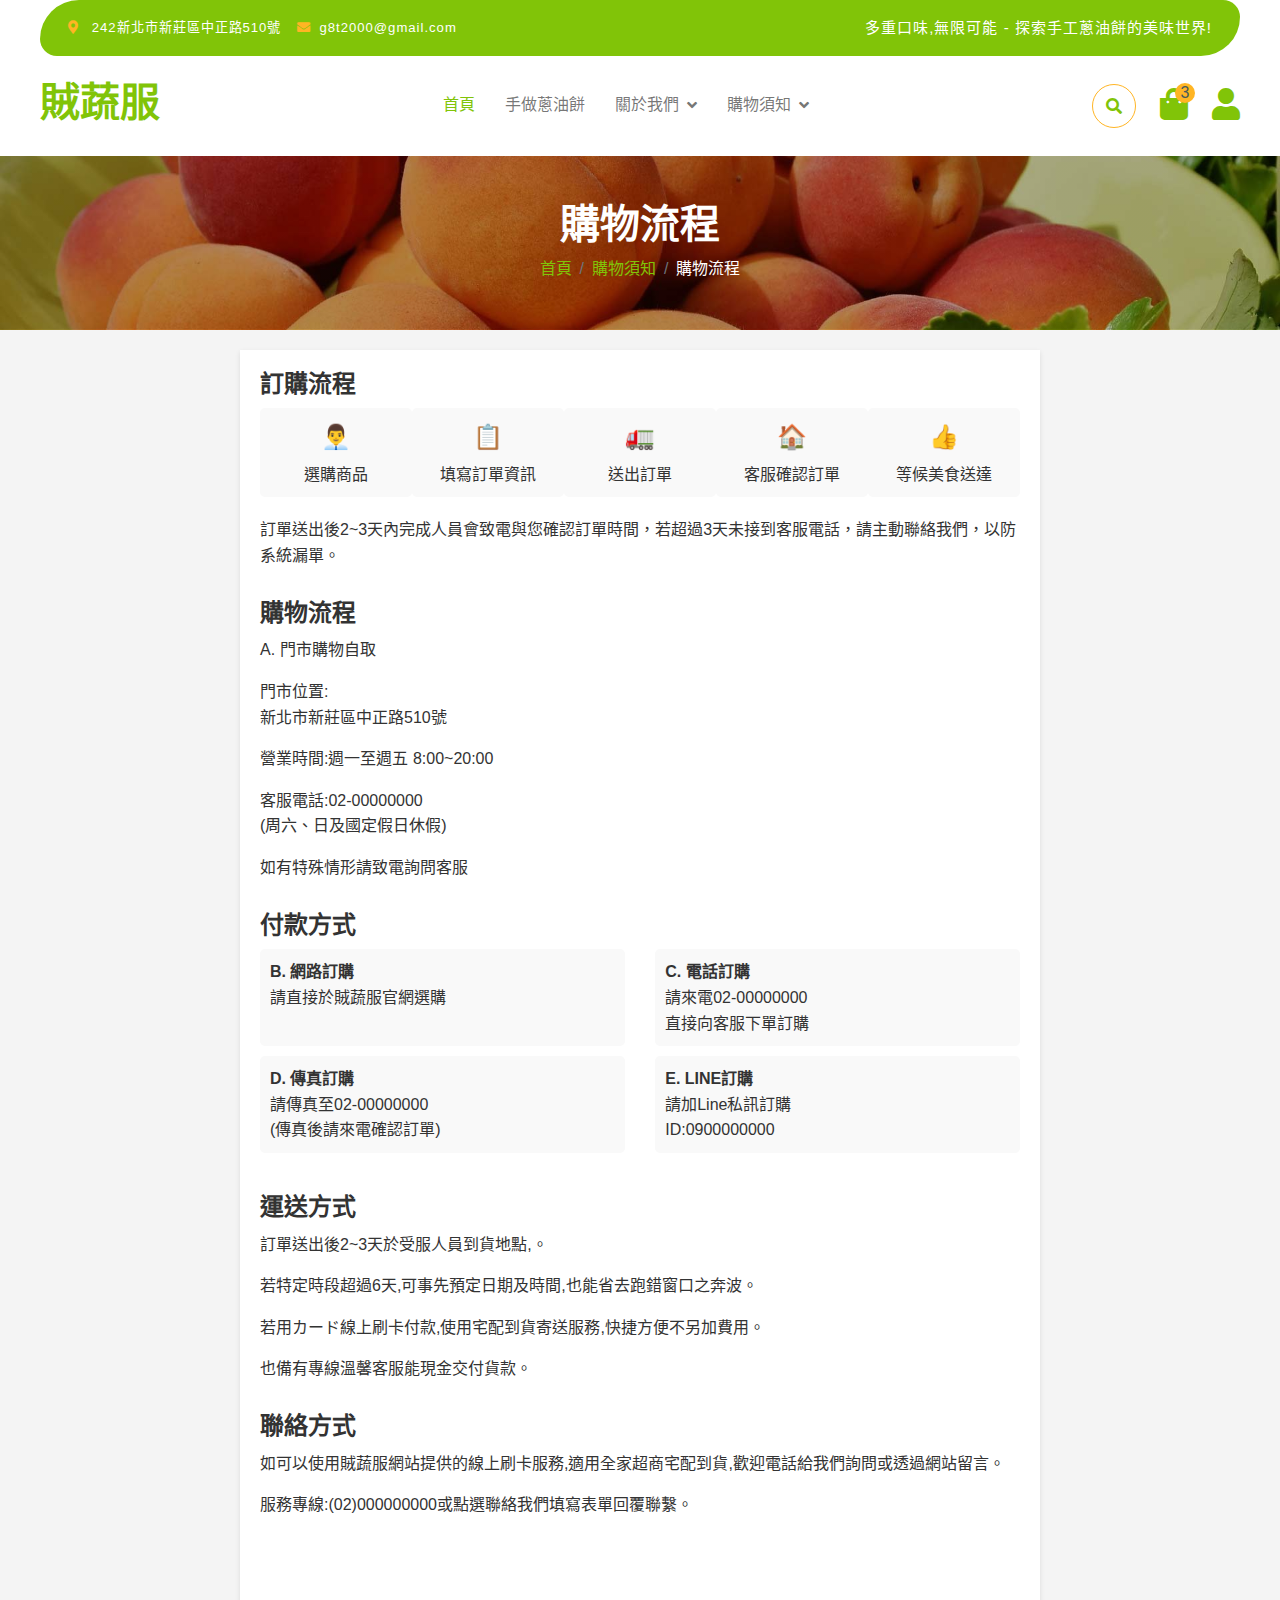
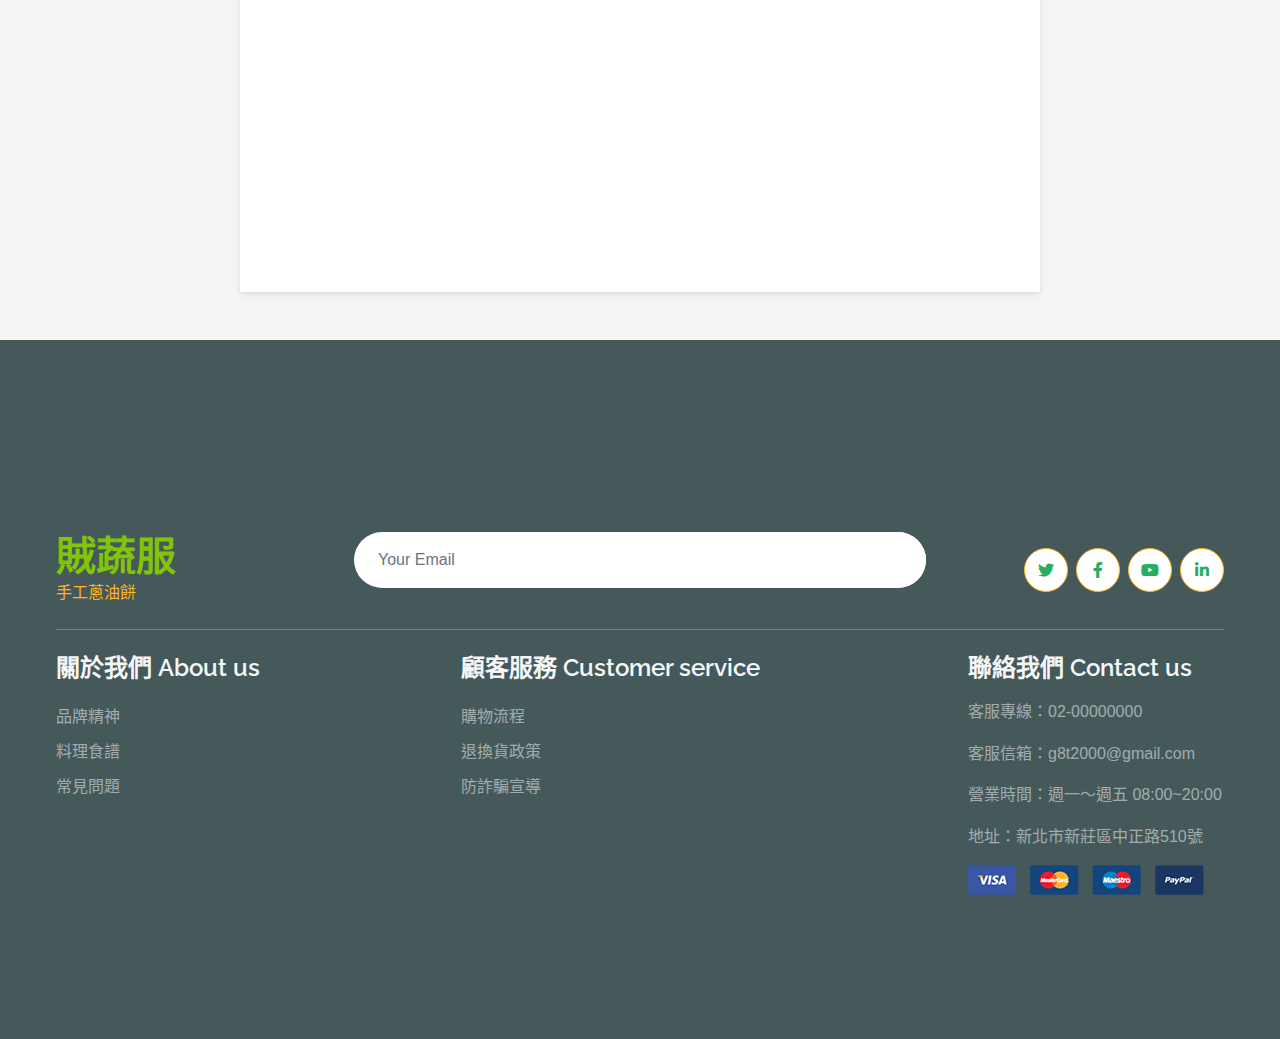
<file: booksteps.html>
<!DOCTYPE html>
<html lang="zh-TW">
    <head>
        <meta charset="utf-8">
        <title>會員登入 - Fruitables</title>
        <meta content="width=device-width, initial-scale=1.0" name="viewport">
        <meta content="" name="keywords">
        <meta content="" name="description">

        <!-- Google Web Fonts -->
        <link rel="preconnect" href="https://fonts.googleapis.com">
        <link rel="preconnect" href="https://fonts.gstatic.com" crossorigin>
        <link href="https://fonts.googleapis.com/css2?family=Open+Sans:wght@400;600&family=Raleway:wght@600;800&display=swap" rel="stylesheet"> 

        <!-- Icon Font Stylesheet -->
        <link rel="stylesheet" href="https://use.fontawesome.com/releases/v5.15.4/css/all.css"/>
        <link href="https://cdn.jsdelivr.net/npm/bootstrap-icons@1.4.1/font/bootstrap-icons.css" rel="stylesheet">

        <!-- Libraries Stylesheet -->
        <link href="lib/lightbox/css/lightbox.min.css" rel="stylesheet">
        <link href="lib/owlcarousel/assets/owl.carousel.min.css" rel="stylesheet">

        <!-- Customized Bootstrap Stylesheet -->
        <link href="css/bootstrap.min.css" rel="stylesheet">

        <!-- Template Stylesheet -->
        <link href="css/style.css" rel="stylesheet">

        <style>
            .custom-container {
                max-width: 800px;
                margin: 20px auto 0; /* 調整上方間距 */
                background-color: #fff;
                padding: 20px;
                box-shadow: 0 2px 5px rgba(0, 0, 0, 0.1);
            }

            .section {
                margin-bottom: 30px;
            }

            .section-title {
                color: #333;
                font-size: 24px;
                font-weight: bold;
                margin-bottom: 10px;
            }

            .steps {
                display: flex;
                justify-content: space-between;
                margin-bottom: 20px;
            }

            .step {
                flex: 1;
                text-align: center;
                padding: 10px;
                background-color: #f9f9f9;
                border-radius: 5px;
                cursor: pointer;
            }

            .step:hover {
                background-color: #eee;
            }

            .step-icon {
                font-size: 24px;
                margin-bottom: 5px;
            }

            .contact-info {
                display: flex;
                justify-content: space-between;
                flex-wrap: wrap;
            }

            .contact-item {
                flex-basis: 48%;
                background-color: #f9f9f9;
                padding: 10px;
                margin-bottom: 10px;
                border-radius: 5px;
            }

            .contact-label {
                font-weight: bold;
            }

            .map {
                margin-top: 10px;
            }

            .map iframe {
                width: 100%;
                height: 300px;
                border: none;
            }
        </style>
    
    </head>

    <body>
        <!-- 引入Navbar -->
        <div id="navbar-container"></div>

        <!-- Single Page Header start -->
        <div class="container-fluid page-header py-5">
            <h1 class="text-center text-white display-6">購物流程</h1>
            <ol class="breadcrumb justify-content-center mb-0">
                <li class="breadcrumb-item"><a href="#">首頁</a></li>
                <li class="breadcrumb-item"><a href="#">購物須知</a></li>
                <li class="breadcrumb-item active text-white">購物流程</li>
            </ol>
        </div>
        <!-- Single Page Header End -->

        <div class="container custom-container">
            <div class="section">
                <h2 class="section-title">訂購流程</h2>
                <div class="steps">
                    <div class="step">
                        <div class="step-icon">👨‍💼</div>
                        選購商品
                    </div>
                    <div class="step">
                        <div class="step-icon">📋</div>
                        填寫訂單資訊
                    </div>
                    <div class="step">
                        <div class="step-icon">🚛</div>
                        送出訂單
                    </div>
                    <div class="step">
                        <div class="step-icon">🏠</div>
                        客服確認訂單
                    </div>
                    <div class="step">
                        <div class="step-icon">👍</div>
                        等候美食送達
                    </div>
                </div>
                <p>訂單送出後2~3天內完成人員會致電與您確認訂單時間，若超過3天未接到客服電話，請主動聯絡我們，以防系統漏單。</p>
            </div>
    
            <div class="section">
                <h2 class="section-title">購物流程</h2>
                <p>A. 門市購物自取</p>
                <p>門市位置:<br>新北市新莊區中正路510號<br></p> 
                <p>營業時間:週一至週五 8:00~20:00</p>
                <p>客服電話:02-00000000<br>(周六、日及國定假日休假)</p>
                <p>如有特殊情形請致電詢問客服</p>
            </div>
    
            <div class="section">
                <h2 class="section-title">付款方式</h2>
                <div class="contact-info">
                    <div class="contact-item">
                        <div class="contact-label">B. 網路訂購</div>
                        請直接於賊蔬服官網選購
                    </div>
                    <div class="contact-item">
                        <div class="contact-label">C. 電話訂購</div> 
                        請來電02-00000000<br>直接向客服下單訂購
                    </div>
                    <div class="contact-item">
                        <div class="contact-label">D. 傳真訂購</div>
                        請傳真至02-00000000<br>(傳真後請來電確認訂單)
                    </div>
                    <div class="contact-item">
                        <div class="contact-label">E. LINE訂購</div> 
                        請加Line私訊訂購<br>ID:0900000000
                    </div>
                </div>
            </div>
    
            <div class="section">
                <h2 class="section-title">運送方式</h2>
                <p>訂單送出後2~3天於受服人員到貨地點,。</p>
                <p>若特定時段超過6天,可事先預定日期及時間,也能省去跑錯窗口之奔波。</p>
                <p>若用カード線上刷卡付款,使用宅配到貨寄送服務,快捷方便不另加費用。</p>
                <p>也備有專線溫馨客服能現金交付貨款。</p>
            </div>
    
            <div class="section map">
                <h2 class="section-title">聯絡方式</h2>
                <p>如可以使用賊蔬服網站提供的線上刷卡服務,適用全家超商宅配到貨,歡迎電話給我們詢問或透過網站留言。</p>
                <p>服務專線:(02)000000000或點選聯絡我們填寫表單回覆聯繫。</p>
                <iframe src="https://www.google.com/maps/embed?pb=!1m18!1m12!1m3!1d34392.67057894417!2d121.42615015585946!3d25.031217301141936!2m3!1f0!2f0!3f0!3m2!1i1024!2i768!4f13.1!3m3!1m2!1s0x3442a7dd8be91eaf%3A0xe342a67d6574f896!2z5aSp5Li75pWZ6LyU5LuB5aSn5a24!5e0!3m2!1szh-TW!2stw!4v1715196899689!5m2!1szh-TW!2stw" allowfullscreen="" loading="lazy"></iframe>
            </div>
        </div>
    

        <!-- 引入Footer -->
        <div id="footer-container"></div>

        <script>
            // 獲取navbar.html的內容並插入到對應的位置
            fetch('navbar.html')
                .then(response => response.text())
                .then(data => {
                    document.getElementById('navbar-container').innerHTML = data;
                });

            // 獲取footer.html的內容並插入到對應的位置
            fetch('footer.html')
                .then(response => response.text())
                .then(data => {
                    document.getElementById('footer-container').innerHTML = data;
                });
        </script>

        <!-- JavaScript Libraries -->
        <script src="https://ajax.googleapis.com/ajax/libs/jquery/3.6.4/jquery.min.js"></script>
        <script src="https://cdn.jsdelivr.net/npm/bootstrap@5.0.0/dist/js/bootstrap.bundle.min.js"></script>
        <script src="lib/easing/easing.min.js"></script>
        <script src="lib/waypoints/waypoints.min.js"></script>
        <script src="lib/lightbox/js/lightbox.min.js"></script>
        <script src="lib/owlcarousel/owl.carousel.min.js"></script>

        <!-- Template Javascript -->
        <script src="js/main.js"></script>
    </body>
</html>
</file>
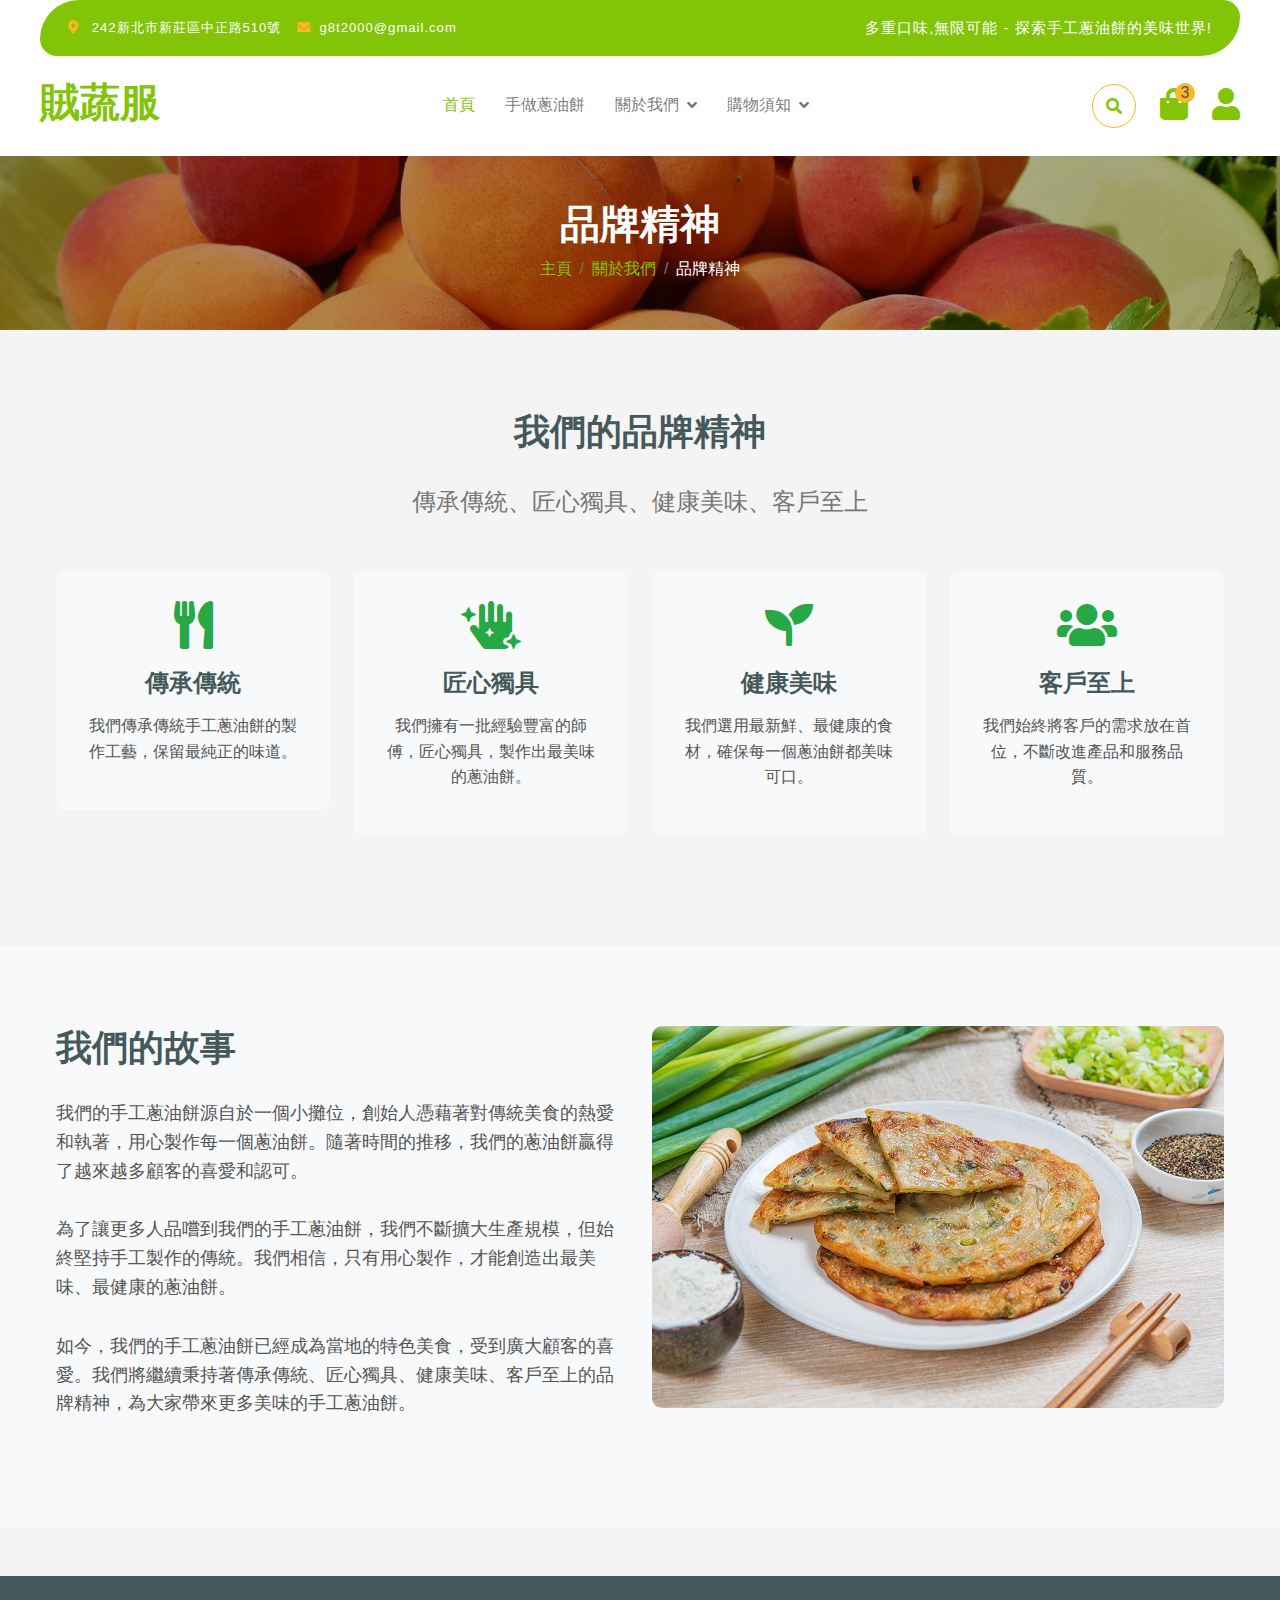
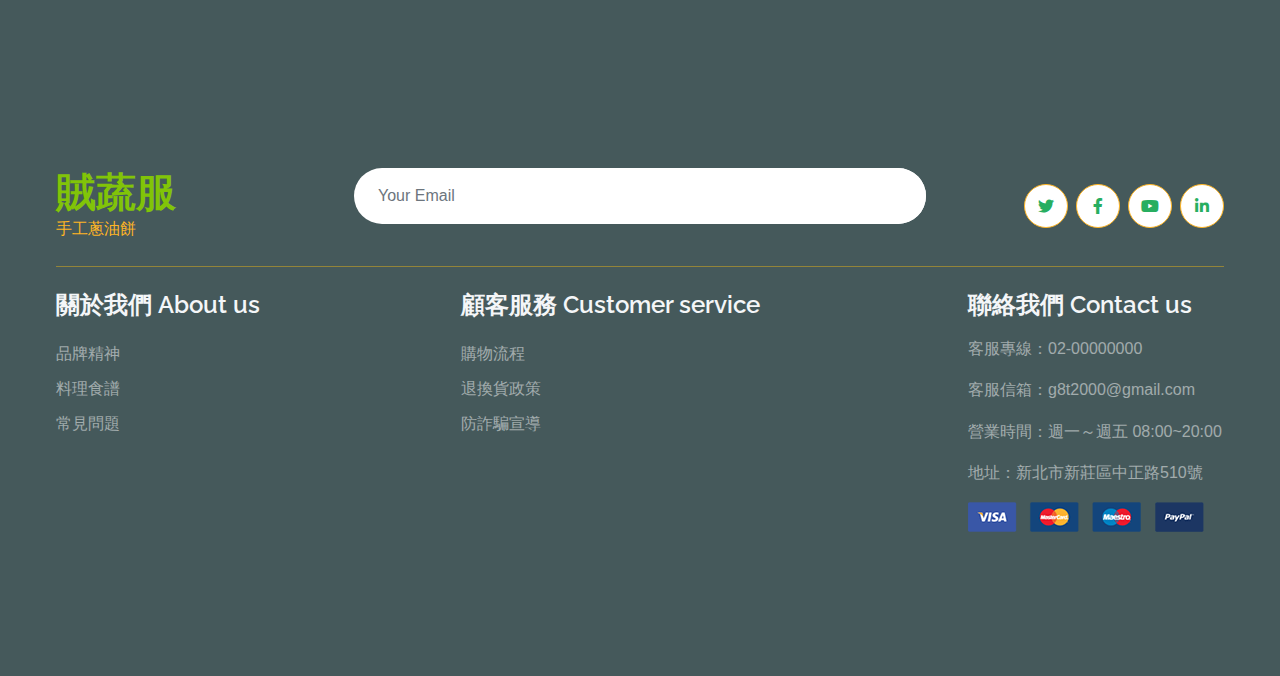
<file: brand.html>
<!DOCTYPE html>
<html lang="en">
<head>
    <meta charset="utf-8">
    <title>Fruitables - Vegetable Website Template</title>
    <meta content="width=device-width, initial-scale=1.0" name="viewport">
    <meta content="" name="keywords">
    <meta content="" name="description">

    <!-- Google Web Fonts -->
    <link rel="preconnect" href="https://fonts.googleapis.com">
    <link rel="preconnect" href="https://fonts.gstatic.com" crossorigin>
    <link href="https://fonts.googleapis.com/css2?family=Open+Sans:wght@400;600&family=Raleway:wght@600;800&display=swap" rel="stylesheet"> 

    <!-- Icon Font Stylesheet -->
    <link rel="stylesheet" href="https://use.fontawesome.com/releases/v5.15.4/css/all.css"/>
    <link href="https://cdn.jsdelivr.net/npm/bootstrap-icons@1.4.1/font/bootstrap-icons.css" rel="stylesheet">

    <!-- Libraries Stylesheet -->
    <link href="lib/lightbox/css/lightbox.min.css" rel="stylesheet">
    <link href="lib/owlcarousel/assets/owl.carousel.min.css" rel="stylesheet">


    <!-- Customized Bootstrap Stylesheet -->
    <link href="css/bootstrap.min.css" rel="stylesheet">

    <!-- Template Stylesheet -->
    <link href="css/style.css" rel="stylesheet">
    <style>
        .brand-section {
            padding: 80px 0;
        }
        
        .brand-heading {
            font-size: 36px;
            font-weight: bold;
            margin-bottom: 30px;
        }
        
        .brand-subheading {
            font-size: 24px;        color: #777;
            margin-bottom: 50px;
        }
        
        .brand-item {
            text-align: center;
            padding: 30px;
            background-color: #f8f9fa;
            border-radius: 10px;
            margin-bottom: 30px;
        }
        
        .brand-icon {
            font-size: 48px;
            color: #28a745;
            margin-bottom: 20px;
        }
        
        .brand-title {
            font-size: 24px;
            font-weight: bold;
            margin-bottom: 15px;
        }
        
        .brand-description {
            font-size: 16px;
            color: #555;
        }
        
        .brand-story {
            padding: 80px 0;
            background-color: #f8f9fa;
        }
        
        .brand-story-heading {
            font-size: 36px;
            font-weight: bold;
            margin-bottom: 30px;
        }
        
        .brand-story-description {
            font-size: 18px;
            color: #555;
            margin-bottom: 30px;
        }
        
        .brand-story-image {
            max-width: 100%;
            height: auto;
            border-radius: 10px;
            margin-bottom: 30px;
        }
    </style>

</head>
<body>
    <!-- 引入Navbar -->
    <div id="navbar-container"></div>

    <!-- 頁面內容 -->
<!-- Single Page Header start -->
<div class="container-fluid page-header py-5">
    <h1 class="text-center text-white display-6">品牌精神</h1>
    <ol class="breadcrumb justify-content-center mb-0">
        <li class="breadcrumb-item"><a href="#">主頁</a></li>
        <li class="breadcrumb-item"><a href="#">關於我們</a></li>
        <li class="breadcrumb-item active text-white">品牌精神</li>
    </ol>
</div>
<!-- Single Page Header End -->

<!-- Brand Section Start -->
<section class="brand-section">
    <div class="container">
        <div class="row">
            <div class="col-12 text-center">
                <h2 class="brand-heading">我們的品牌精神</h2>
                <p class="brand-subheading">傳承傳統、匠心獨具、健康美味、客戶至上</p>
            </div>
        </div>
        <div class="row">
            <div class="col-lg-3 col-md-6">
                <div class="brand-item">
                    <i class="fas fa-utensils brand-icon"></i>
                    <h3 class="brand-title">傳承傳統</h3>
                    <p class="brand-description">我們傳承傳統手工蔥油餅的製作工藝，保留最純正的味道。</p>
                </div>
            </div>
            <div class="col-lg-3 col-md-6">
                <div class="brand-item">
                    <i class="fas fa-hand-sparkles brand-icon"></i>
                    <h3 class="brand-title">匠心獨具</h3>
                    <p class="brand-description">我們擁有一批經驗豐富的師傅，匠心獨具，製作出最美味的蔥油餅。</p>
                </div>
            </div>
            <div class="col-lg-3 col-md-6">
                <div class="brand-item">
                    <i class="fas fa-seedling brand-icon"></i>
                    <h3 class="brand-title">健康美味</h3>
                    <p class="brand-description">我們選用最新鮮、最健康的食材，確保每一個蔥油餅都美味可口。</p>
                </div>
            </div>
            <div class="col-lg-3 col-md-6">
                <div class="brand-item">
                    <i class="fas fa-users brand-icon"></i>
                    <h3 class="brand-title">客戶至上</h3>
                    <p class="brand-description">我們始終將客戶的需求放在首位，不斷改進產品和服務品質。</p>
                </div>
            </div>
        </div>
    </div>
</section>
<!-- Brand Section End -->

<!-- Brand Story Section Start -->
<section class="brand-story">
    <div class="container">
        <div class="row">
            <div class="col-lg-6">
                <h2 class="brand-story-heading">我們的故事</h2>
                <p class="brand-story-description">我們的手工蔥油餅源自於一個小攤位，創始人憑藉著對傳統美食的熱愛和執著，用心製作每一個蔥油餅。隨著時間的推移，我們的蔥油餅贏得了越來越多顧客的喜愛和認可。</p>
                <p class="brand-story-description">為了讓更多人品嚐到我們的手工蔥油餅，我們不斷擴大生產規模，但始終堅持手工製作的傳統。我們相信，只有用心製作，才能創造出最美味、最健康的蔥油餅。</p>
                <p class="brand-story-description">如今，我們的手工蔥油餅已經成為當地的特色美食，受到廣大顧客的喜愛。我們將繼續秉持著傳承傳統、匠心獨具、健康美味、客戶至上的品牌精神，為大家帶來更多美味的手工蔥油餅。</p>
            </div>
            <div class="col-lg-6">
                <img src="img/brand-story.jpg" alt="手工蔥油餅故事" class="brand-story-image">
            </div>
        </div>
    </div>
</section>
<!-- Brand Story Section End -->

<!-- 引入Footer -->
<div id="footer-container"></div>

<script>
    // 獲取navbar.html的內容並插入到對應的位置
    fetch('navbar.html')
        .then(response => response.text())
        .then(data => {
            document.getElementById('navbar-container').innerHTML = data;
        });

    // 獲取footer.html的內容並插入到對應的位置
    fetch('footer.html')
        .then(response => response.text())
        .then(data => {
            document.getElementById('footer-container').innerHTML = data;
        });
</script>
</body>
</html>
</file>
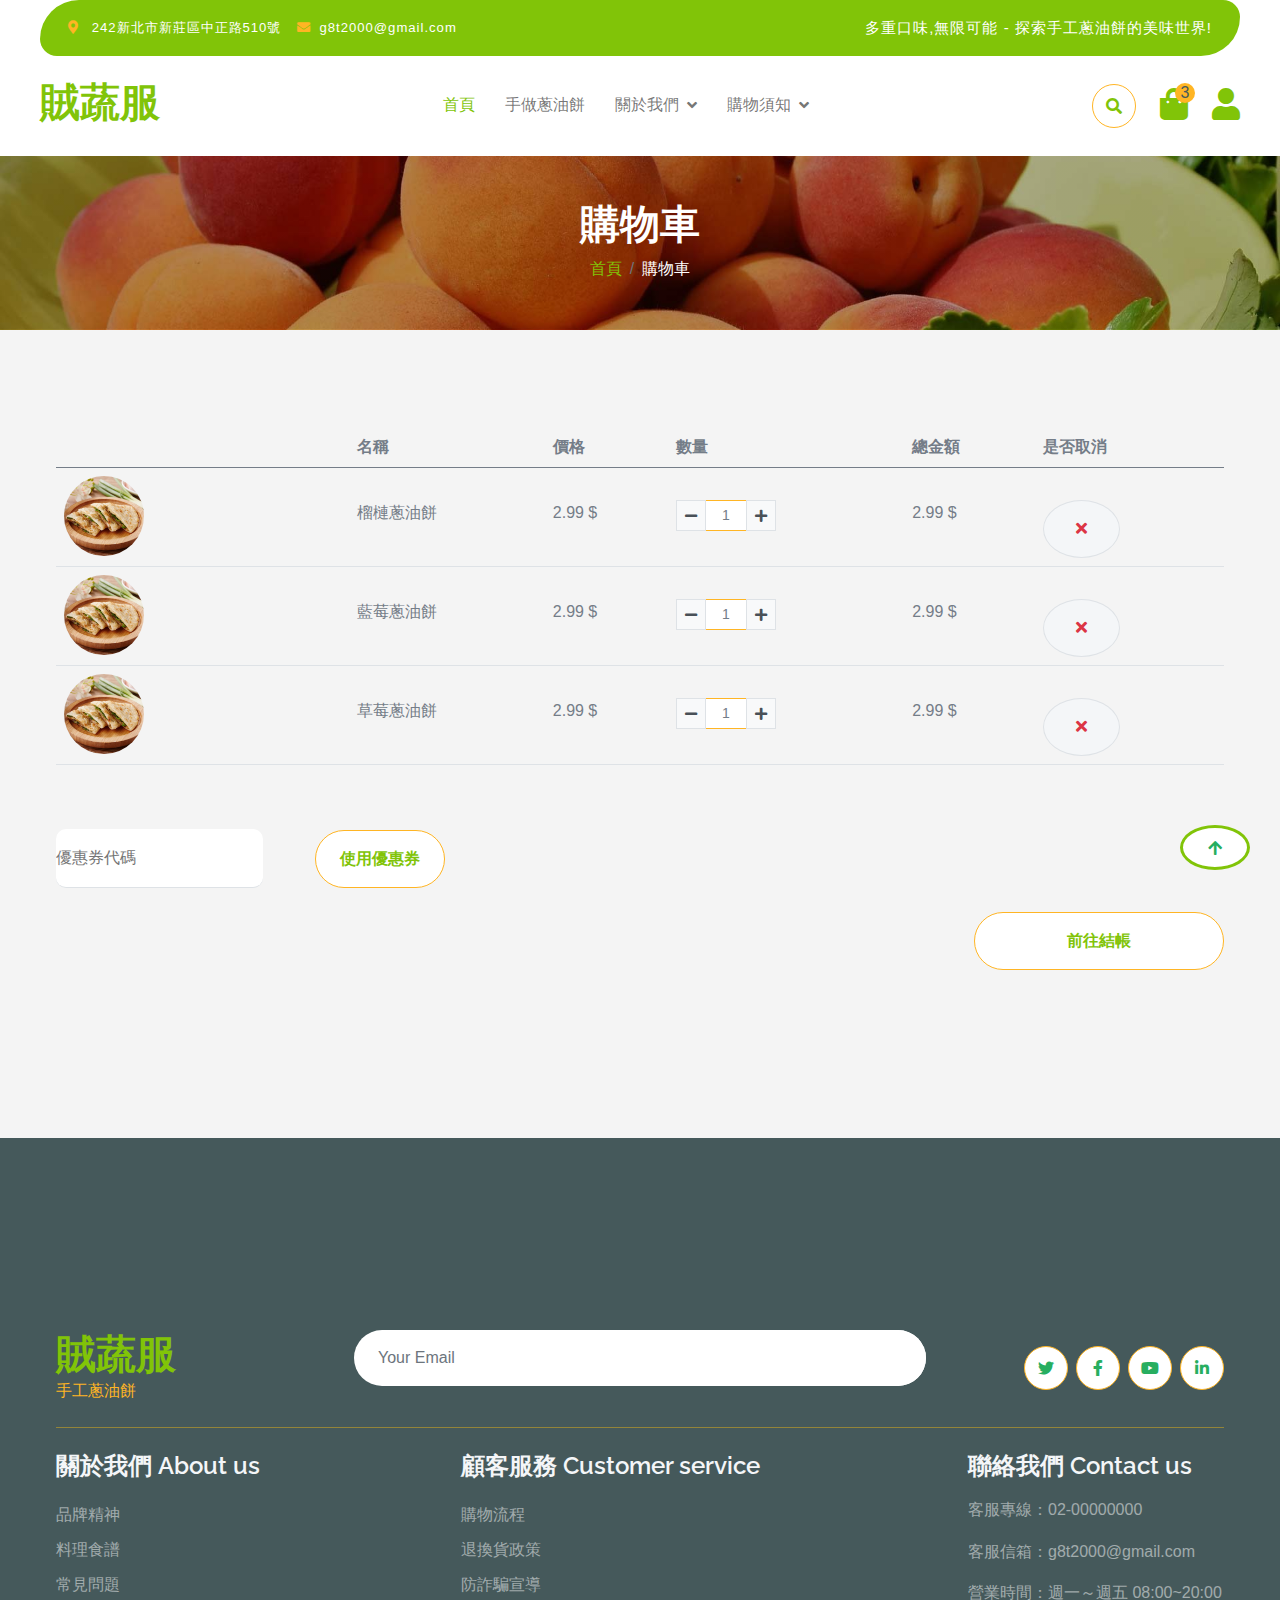
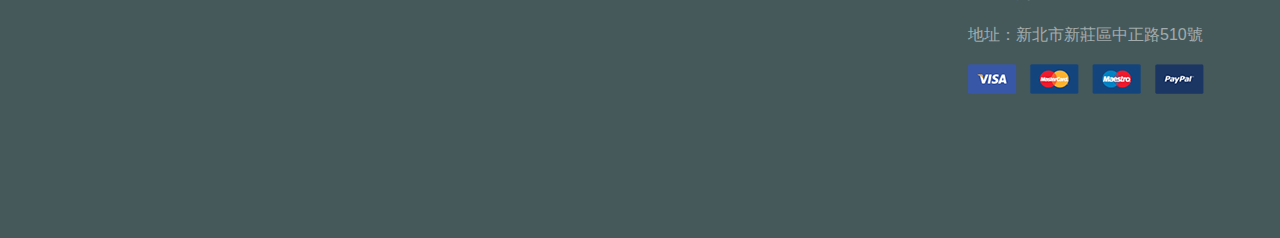
<file: cart.html>
<!DOCTYPE html>
<html lang="en">

    <head>
        <meta charset="utf-8">
        <title>Fruitables - Vegetable Website Template</title>
        <meta content="width=device-width, initial-scale=1.0" name="viewport">
        <meta content="" name="keywords">
        <meta content="" name="description">

        <!-- Google Web Fonts -->
        <link rel="preconnect" href="https://fonts.googleapis.com">
        <link rel="preconnect" href="https://fonts.gstatic.com" crossorigin>
        <link href="https://fonts.googleapis.com/css2?family=Open+Sans:wght@400;600&family=Raleway:wght@600;800&display=swap" rel="stylesheet"> 

        <!-- Icon Font Stylesheet -->
        <link rel="stylesheet" href="https://use.fontawesome.com/releases/v5.15.4/css/all.css"/>
        <link href="https://cdn.jsdelivr.net/npm/bootstrap-icons@1.4.1/font/bootstrap-icons.css" rel="stylesheet">

        <!-- Libraries Stylesheet -->
        <link href="lib/lightbox/css/lightbox.min.css" rel="stylesheet">
        <link href="lib/owlcarousel/assets/owl.carousel.min.css" rel="stylesheet">


        <!-- Customized Bootstrap Stylesheet -->
        <link href="css/bootstrap.min.css" rel="stylesheet">

        <!-- Template Stylesheet -->
        <link href="css/style.css" rel="stylesheet">
        <style>
            .quantity .btn {
                background-color: #f8f9fa;
                border-color: #dee2e6;
                color: #495057;
                transition: background-color 0.3s, border-color 0.3s, color 0.3s;
            }
            .quantity .btn:hover {
                background-color: #e9ecef;
                border-color: #ced4da;
                color: #212529;
            }
            .quantity .form-control {
                border-color: #dee2e6;
                box-shadow: none;
            }
            .quantity .form-control:focus {
                border-color: #80bdff;
                box-shadow: 0 0 0 0.2rem rgba(0, 123, 255, 0.25);
            }
        </style>
    </head>

    <body>

        <!-- Spinner Start -->
        <div id="spinner" class="show w-100 vh-100 bg-white position-fixed translate-middle top-50 start-50  d-flex align-items-center justify-content-center">
            <div class="spinner-grow text-primary" role="status"></div>
        </div>
        <!-- Spinner End -->


        <!-- 引入Navbar -->
        <div id="navbar-container"></div>

        <!-- 頁面內容 -->
        <script>
            // 獲取navbar.html的內容並插入到對應的位置
            fetch('navbar.html')
                .then(response => response.text())
                .then(data => {
                    document.getElementById('navbar-container').innerHTML = data;
                });

            // 獲取footer.html的內容並插入到對應的位置
            fetch('footer.html')
                .then(response => response.text())
                .then(data => {
                    document.getElementById('footer-container').innerHTML = data;
                });
        </script>


        <!-- Modal Search Start -->
        <div class="modal fade" id="searchModal" tabindex="-1" aria-labelledby="exampleModalLabel" aria-hidden="true">
            <div class="modal-dialog modal-fullscreen">
                <div class="modal-content rounded-0">
                    <div class="modal-header">
                        <h5 class="modal-title" id="exampleModalLabel">Search by keyword</h5>
                        <button type="button" class="btn-close" data-bs-dismiss="modal" aria-label="Close"></button>
                    </div>
                    <div class="modal-body d-flex align-items-center">
                        <div class="input-group w-75 mx-auto d-flex">
                            <input type="search" class="form-control p-3" placeholder="keywords" aria-describedby="search-icon-1">
                            <span id="search-icon-1" class="input-group-text p-3"><i class="fa fa-search"></i></span>
                        </div>
                    </div>
                </div>
            </div>
        </div>
        <!-- Modal Search End -->


        <!-- Single Page Header start -->
        <div class="container-fluid page-header py-5">
            <h1 class="text-center text-white display-6">購物車</h1>
            <ol class="breadcrumb justify-content-center mb-0">
                <li class="breadcrumb-item"><a href="#">首頁</a></li>
                <li class="breadcrumb-item active text-white">購物車</li>
            </ol>
        </div>
        <!-- Single Page Header End -->


        <!-- Cart Page Start -->
        <div class="container-fluid py-5">
            <div class="container py-5">
                <div class="table-responsive">
                    <table class="table">
                        <thead>
                        <tr>
                            <th scope="col"></th>
                            <th scope="col">名稱</th>
                            <th scope="col">價格</th>
                            <th scope="col">數量</th>
                            <th scope="col">總金額</th>
                            <th scope="col">是否取消</th>
                        </tr>
                        </thead>
                        <tbody>
                            <tr>
                                <th scope="row">
                                    <div class="d-flex align-items-center">
                                        <img src="img/scallion-pancake-banner.jpg" class="img-fluid me-5 rounded-circle" style="width: 80px; height: 80px;" alt="">
                                    </div>
                                </th>
                                <td>
                                    <p class="mb-0 mt-4">榴槤蔥油餅</p>
                                </td>
                                <td>
                                    <p class="mb-0 mt-4">2.99 $</p>
                                </td>
                                <td>
                                    <div class="input-group quantity mt-4" style="width: 100px;">
                                        <button class="btn btn-sm btn-minus-secondary rounded-0" type="button" style="width: 30px; padding: 0;">
                                            <i class="fa fa-minus" style="vertical-align: middle;"></i>
                                        </button>
                                        <input type="text" class="form-control form-control-sm text-center border-secondary" value="1" style="padding: 0;">
                                        <button class="btn btn-sm btn-plus-secondary rounded-0" type="button" style="width: 30px; padding: 0;">
                                            <i class="fa fa-plus" style="vertical-align: middle;"></i>
                                        </button>
                                    </div>
                                </td>
                                <td>
                                    <p class="mb-0 mt-4">2.99 $</p>
                                </td>
                                <td>
                                    <button class="btn btn-md rounded-circle bg-light border mt-4" >
                                        <i class="fa fa-times text-danger"></i>
                                    </button>
                                </td>
                            
                            </tr>
                            <tr>
                                <th scope="row">
                                    <div class="d-flex align-items-center">
                                        <img src="img/scallion-pancake-banner.jpg" class="img-fluid me-5 rounded-circle" style="width: 80px; height: 80px;" alt="" alt="">
                                    </div>
                                </th>
                                <td>
                                    <p class="mb-0 mt-4">藍莓蔥油餅</p>
                                </td>
                                <td>
                                    <p class="mb-0 mt-4">2.99 $</p>
                                </td>
                                <td>
                                    <div class="input-group quantity mt-4" style="width: 100px;">
                                        <button class="btn btn-sm btn-outline-secondary rounded-0" type="button" style="width: 30px; padding: 0;">
                                            <i class="fa fa-minus" style="vertical-align: middle;"></i>
                                        </button>
                                        <input type="text" class="form-control form-control-sm text-center border-secondary" value="1" style="padding: 0;">
                                        <button class="btn btn-sm btn-outline-secondary rounded-0" type="button" style="width: 30px; padding: 0;">
                                            <i class="fa fa-plus" style="vertical-align: middle;"></i>
                                        </button>
                                    </div>
                                </td>
                                <td>
                                    <p class="mb-0 mt-4">2.99 $</p>
                                </td>
                                <td>
                                    <button class="btn btn-md rounded-circle bg-light border mt-4" >
                                        <i class="fa fa-times text-danger"></i>
                                    </button>
                                </td>
                            </tr>
                            <tr>
                                <th scope="row">
                                    <div class="d-flex align-items-center">
                                        <img src="img/scallion-pancake-banner.jpg" class="img-fluid me-5 rounded-circle" style="width: 80px; height: 80px;" alt="" alt="">
                                    </div>
                                </th>
                                <td>
                                    <p class="mb-0 mt-4">草莓蔥油餅</p>
                                </td>
                                <td>
                                    <p class="mb-0 mt-4">2.99 $</p>
                                </td>
                                <td>
                                    <div class="input-group quantity mt-4" style="width: 100px;">
                                        <button class="btn btn-sm btn-outline-secondary rounded-0" type="button" style="width: 30px; padding: 0;">
                                            <i class="fa fa-minus" style="vertical-align: middle;"></i>
                                        </button>
                                        <input type="text" class="form-control form-control-sm text-center border-secondary" value="1" style="padding: 30;">
                                        <button class="btn btn-sm btn-outline-secondary rounded-0" type="button" style="width: 30px; padding: 0;">
                                            <i class="fa fa-plus" style="vertical-align: middle;"></i>
                                        </button>
                                    </div>
                                </td>
                                <td>
                                    <p class="mb-0 mt-4">2.99 $</p>
                                </td>
                                <td>
                                    <button class="btn btn-md rounded-circle bg-light border mt-4" >
                                        <i class="fa fa-times text-danger"></i>
                                    </button>
                                </td>
                            </tr>
                        </tbody>
                    </table>
                </div>
                <div class="mt-5">
                    <input type="text" class="border-0 border-bottom rounded me-5 py-3 mb-4" placeholder="優惠券代碼">
                    <button class="btn border-secondary rounded-pill px-4 py-3 text-primary" type="button">使用優惠券</button>
                </div>
                <div style="text-align: right;">
                    <a href="chackout.html">
                        <button class="btn border-secondary rounded-pill px-4 py-3 text-primary text-uppercase mb-4 ms-4" type="button" style="width: 250px;">前往結帳</button>
                    </a>
                </div>
            </div>
        </div>
        <!-- Cart Page End -->


        <!-- 引入Footer -->
        <div id="footer-container"></div>

        <!-- Back to Top -->
        <a href="#" class="btn btn-primary border-3 border-primary rounded-circle back-to-top"><i class="fa fa-arrow-up"></i></a>   

        
    <!-- JavaScript Libraries -->
    <script src="https://ajax.googleapis.com/ajax/libs/jquery/3.6.4/jquery.min.js"></script>
    <script src="https://cdn.jsdelivr.net/npm/bootstrap@5.0.0/dist/js/bootstrap.bundle.min.js"></script>
    <script src="lib/easing/easing.min.js"></script>
    <script src="lib/waypoints/waypoints.min.js"></script>
    <script src="lib/lightbox/js/lightbox.min.js"></script>
    <script src="lib/owlcarousel/owl.carousel.min.js"></script>

    <!-- Template Javascript -->
    <script src="js/main.js"></script>
    </body>

</html>
</file>
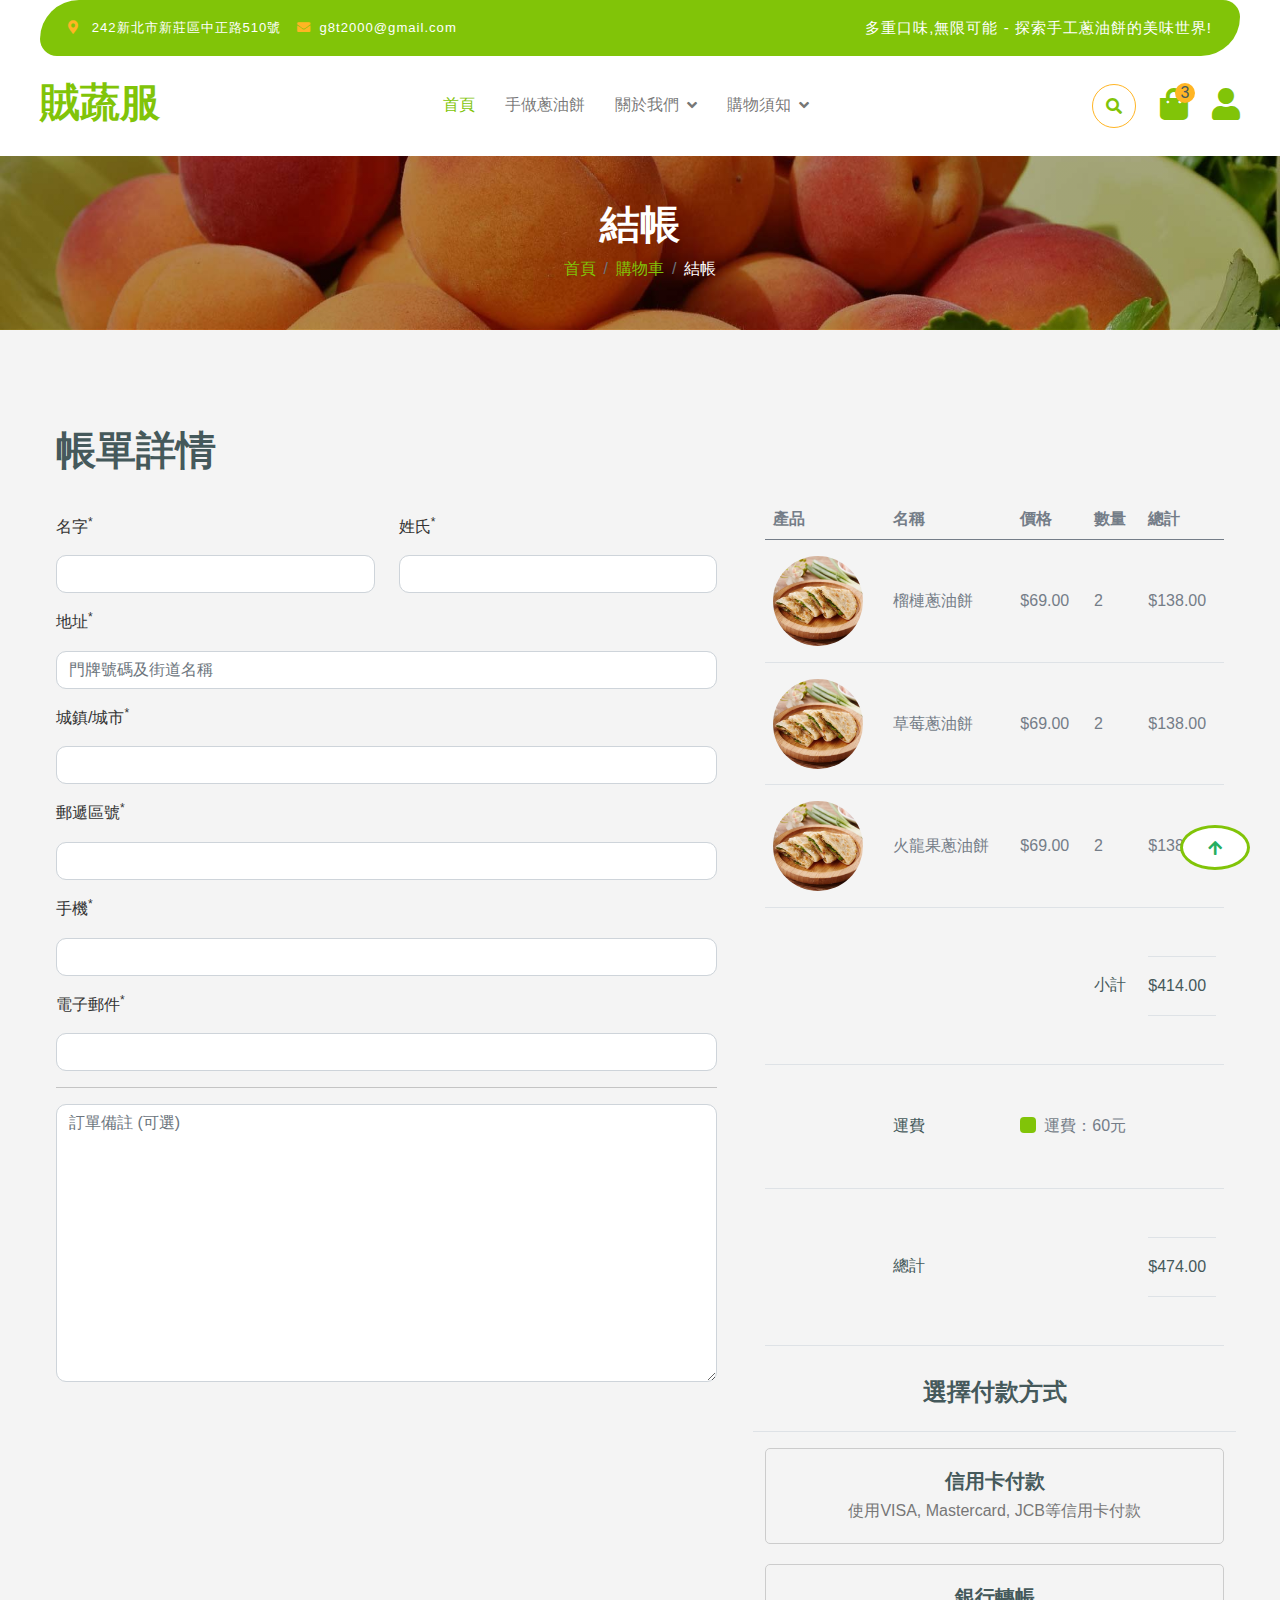
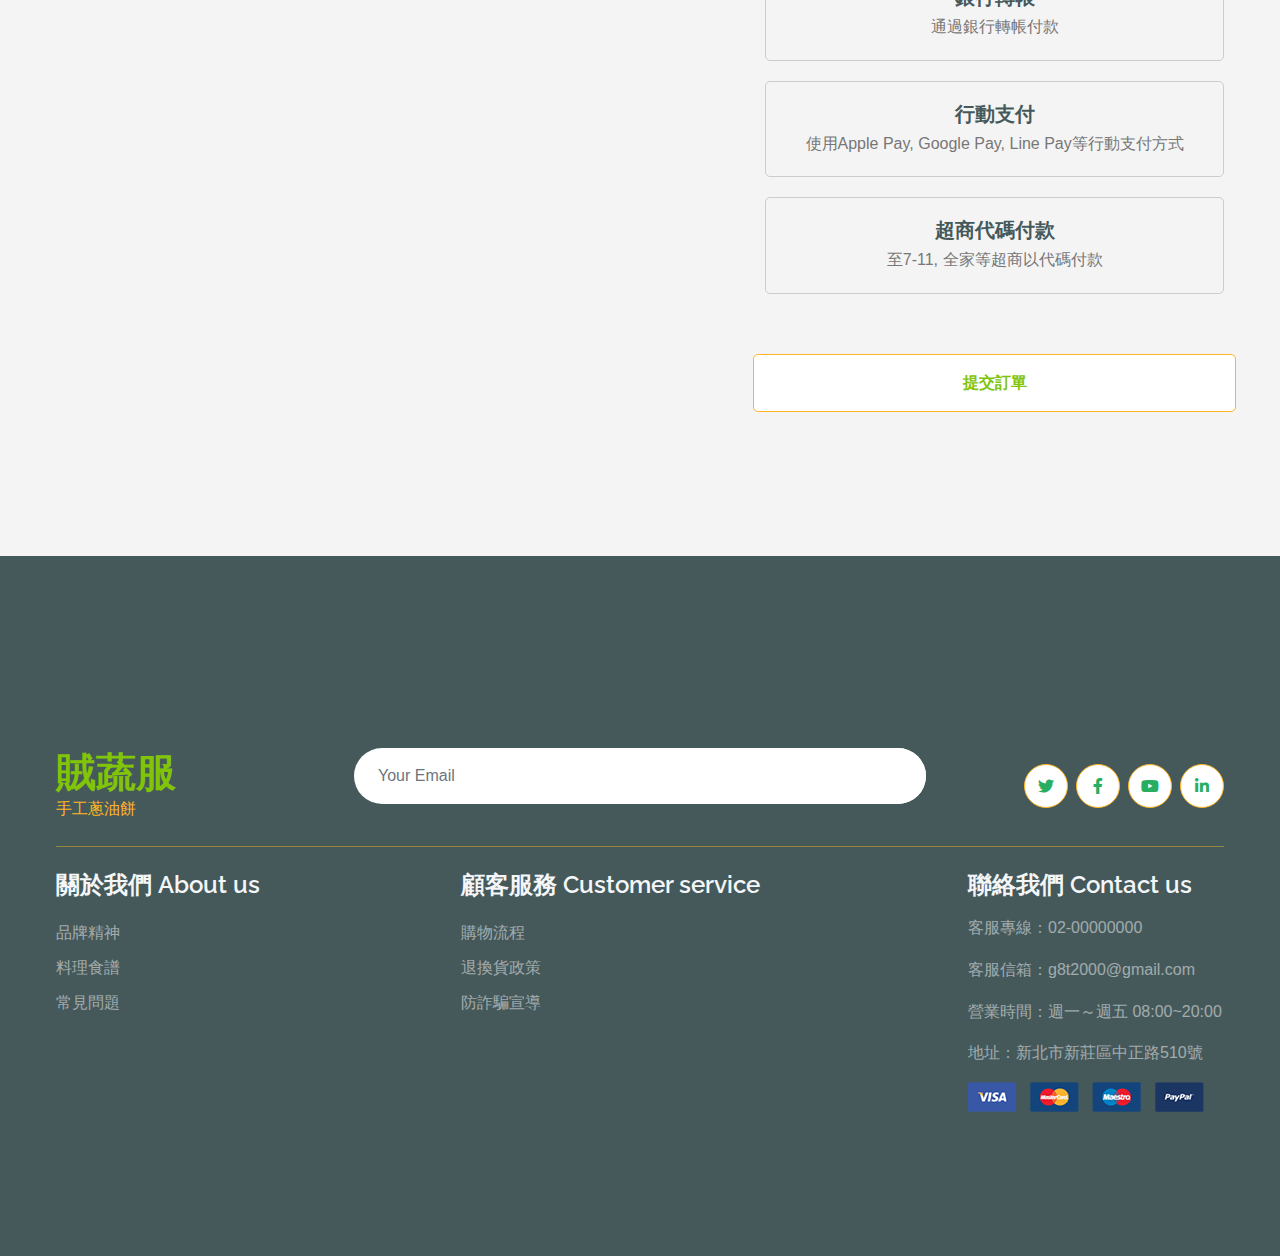
<file: chackout.html>
<!DOCTYPE html>
<html lang="en">

    <head>
        <meta charset="utf-8">
        <title>Fruitables - Vegetable Website Template</title>
        <meta content="width=device-width, initial-scale=1.0" name="viewport">
        <meta content="" name="keywords">
        <meta content="" name="description">

        <!-- Google Web Fonts -->
        <link rel="preconnect" href="https://fonts.googleapis.com">
        <link rel="preconnect" href="https://fonts.gstatic.com" crossorigin>
        <link href="https://fonts.googleapis.com/css2?family=Open+Sans:wght@400;600&family=Raleway:wght@600;800&display=swap" rel="stylesheet"> 

        <!-- Icon Font Stylesheet -->
        <link rel="stylesheet" href="https://use.fontawesome.com/releases/v5.15.4/css/all.css"/>
        <link href="https://cdn.jsdelivr.net/npm/bootstrap-icons@1.4.1/font/bootstrap-icons.css" rel="stylesheet">

        <!-- Libraries Stylesheet -->
        <link href="lib/lightbox/css/lightbox.min.css" rel="stylesheet">
        <link href="lib/owlcarousel/assets/owl.carousel.min.css" rel="stylesheet">


        <!-- Customized Bootstrap Stylesheet -->
        <link href="css/bootstrap.min.css" rel="stylesheet">

        <!-- Template Stylesheet -->
        <link href="css/style.css" rel="stylesheet">
    </head>

    <body>

        <!-- Spinner Start -->
        <div id="spinner" class="show w-100 vh-100 bg-white position-fixed translate-middle top-50 start-50  d-flex align-items-center justify-content-center">
            <div class="spinner-grow text-primary" role="status"></div>
        </div>
        <!-- Spinner End -->


        <!-- 引入Navbar -->
        <div id="navbar-container"></div>

        <!-- 頁面內容 -->

    <script>
        // 獲取navbar.html的內容並插入到對應的位置
        fetch('navbar.html')
            .then(response => response.text())
            .then(data => {
                document.getElementById('navbar-container').innerHTML = data;
            });

        // 獲取footer.html的內容並插入到對應的位置
        fetch('footer.html')
            .then(response => response.text())
            .then(data => {
                document.getElementById('footer-container').innerHTML = data;
            });
    </script>


    <!-- Modal Search Start -->
    <div class="modal fade" id="searchModal" tabindex="-1" aria-labelledby="exampleModalLabel" aria-hidden="true">
        <div class="modal-dialog modal-fullscreen">
            <div class="modal-content rounded-0">
                <div class="modal-header">
                    <h5 class="modal-title" id="exampleModalLabel">按關鍵字搜尋</h5>
                    <button type="button" class="btn-close" data-bs-dismiss="modal" aria-label="Close"></button>
                </div>
                <div class="modal-body d-flex align-items-center">
                    <div class="input-group w-75 mx-auto d-flex">
                        <input type="search" class="form-control p-3" placeholder="關鍵字" aria-describedby="search-icon-1">
                        <span id="search-icon-1" class="input-group-text p-3"><i class="fa fa-search"></i></span>
                    </div>
                </div>
            </div>
        </div>
    </div>
    <!-- Modal Search End -->


    <!-- Single Page Header start -->
    <div class="container-fluid page-header py-5">
        <h1 class="text-center text-white display-6">結帳</h1>
        <ol class="breadcrumb justify-content-center mb-0">
            <li class="breadcrumb-item"><a href="#">首頁</a></li>
            <li class="breadcrumb-item"><a href="#">購物車</a></li>
            <li class="breadcrumb-item active text-white">結帳</li>
        </ol>
    </div>
    <!-- Single Page Header End -->


    <!-- Checkout Page Start -->
    <div class="container-fluid py-5">
        <div class="container py-5">
            <h1 class="mb-4">帳單詳情</h1>
            <form action="#">
                <div class="row g-5">
                    <div class="col-md-12 col-lg-6 col-xl-7">
                        <div class="row">
                            <div class="col-md-12 col-lg-6">
                                <div class="form-item w-100">
                                    <label class="form-label my-3">名字<sup>*</sup></label>
                                    <input type="text" class="form-control">
                                </div>
                            </div>
                            <div class="col-md-12 col-lg-6">
                                <div class="form-item w-100">
                                    <label class="form-label my-3">姓氏<sup>*</sup></label>
                                    <input type="text" class="form-control">
                                </div>
                            </div>
                        </div>
                        <div class="form-item">
                            <label class="form-label my-3">地址<sup>*</sup></label>
                            <input type="text" class="form-control" placeholder="門牌號碼及街道名稱">
                        </div>
                        <div class="form-item">
                            <label class="form-label my-3">城鎮/城市<sup>*</sup></label>
                            <input type="text" class="form-control">
                        </div>
                        <div class="form-item">
                            <label class="form-label my-3">郵遞區號<sup>*</sup></label>
                            <input type="text" class="form-control">
                        </div>
                        <div class="form-item">
                            <label class="form-label my-3">手機<sup>*</sup></label>
                            <input type="tel" class="form-control">
                        </div>
                        <div class="form-item">
                            <label class="form-label my-3">電子郵件<sup>*</sup></label>
                            <input type="email" class="form-control">
                        </div>

                        <hr>

                        <div class="form-item">
                            <textarea name="text" class="form-control" spellcheck="false" cols="30" rows="11" placeholder="訂單備註 (可選)"></textarea>
                        </div>
                    </div>
                    <div class="col-md-12 col-lg-6 col-xl-5">
                        <div class="table-responsive">
                            <table class="table">
                                <thead>
                                    <tr>
                                        <th scope="col">產品</th>
                                        <th scope="col">名稱</th>
                                        <th scope="col">價格</th>
                                        <th scope="col">數量</th>
                                        <th scope="col">總計</th>
                                    </tr>
                                </thead>
                                <tbody>
                                    <tr>
                                        <th scope="row">
                                            <div class="d-flex align-items-center mt-2">
                                                <img src="img/scallion-pancake-banner.jpg" class="img-fluid rounded-circle" style="width: 90px; height: 90px;" alt="">
                                            </div>
                                        </th>
                                        <td class="py-5">榴槤蔥油餅</td>
                                        <td class="py-5">$69.00</td>
                                        <td class="py-5">2</td>
                                        <td class="py-5">$138.00</td>
                                    </tr>
                                    <tr>
                                        <th scope="row">
                                            <div class="d-flex align-items-center mt-2">
                                                <img src="img/scallion-pancake-banner.jpg" class="img-fluid rounded-circle" style="width: 90px; height: 90px;" alt="">
                                            </div>
                                        </th>
                                        <td class="py-5">草莓蔥油餅</td>
                                        <td class="py-5">$69.00</td>
                                        <td class="py-5">2</td>
                                        <td class="py-5">$138.00</td>
                                    </tr>
                                    <tr>
                                        <th scope="row">
                                            <div class="d-flex align-items-center mt-2">
                                                <img src="img/scallion-pancake-banner.jpg" class="img-fluid rounded-circle" style="width: 90px; height: 90px;" alt="">
                                            </div>
                                        </th>
                                        <td class="py-5">火龍果蔥油餅</td>
                                        <td class="py-5">$69.00</td>
                                        <td class="py-5">2</td>
                                        <td class="py-5">$138.00</td>
                                    </tr>
                                    <tr>
                                        <th scope="row">
                                        </th>
                                        <td class="py-5"></td>
                                        <td class="py-5"></td>
                                        <td class="py-5">
                                            <p class="mb-0 text-dark py-3">小計</p>
                                        </td>
                                        <td class="py-5">
                                            <div class="py-3 border-bottom border-top">
                                                <p class="mb-0 text-dark">$414.00</p>
                                            </div>
                                        </td>
                                    </tr>
                                    <tr>
                                        <th scope="row">
                                        </th>
                                        <td class="py-5">
                                            <p class="mb-0 text-dark py-0">運費</p>
                                        </td>
                                        <td colspan="3" class="py-5">
                                            <div class="form-check text-start">
                                                <input type="checkbox" class="form-check-input bg-primary border-0" id="Shipping-1" name="Shipping-1" value="Shipping">
                                                <label class="form-check-label" for="Shipping-1">運費：60元</label>
                                            </div>
                                        </td>
                                    </tr>
                                    <tr>
                                        <th scope="row">
                                        </th>
                                        <td class="py-5">
                                            <p class="mb-0 text-dark text-uppercase py-3">總計</p>
                                        </td>
                                        <td class="py-5"></td>
                                        <td class="py-5"></td>
                                        <td class="py-5">
                                            <div class="py-3 border-bottom border-top">
                                                <p class="mb-0 text-dark">$474.00</p>
                                            </div>
                                        </td>
                                    </tr>
                                </tbody>
                            </table>
                        </div>
                        <div class="row g-4 text-center align-items-center justify-content-center border-bottom py-3">
                            <div class="col-12">
                              <h4>選擇付款方式</h4>
                            </div>
                          </div>
                          
                          <style>
                            .payment-method {
                              display: flex;
                              align-items: center;
                              margin-bottom: 20px;
                              padding: 20px;
                              border: 1px solid #ccc;
                              border-radius: 5px;
                              cursor: pointer;
                            }
                            
                            .payment-method:hover {
                              background-color: #f5f5f5;
                            }
                            
                            .payment-method img {
                              width: 50px;
                              height: 50px;
                              margin-right: 20px;
                            }
                            
                            .payment-method-details {
                              flex-grow: 1;
                            }
                            
                            .payment-method-details h5 {
                              margin-bottom: 5px;
                            }
                            
                            .payment-method-details p {
                              margin-bottom: 0;
                              color: #777;
                            }
                          </style>
                          
                          <div class="row g-4 text-center align-items-center justify-content-center py-3">
                            <div class="col-12">
                              <div class="payment-method">
                                <div class="payment-method-details">
                                  <h5>信用卡付款</h5>
                                  <p>使用VISA, Mastercard, JCB等信用卡付款</p>
                                </div>
                              </div>
                              
                              <div class="payment-method">
                                <div class="payment-method-details">
                                  <h5>銀行轉帳</h5>
                                  <p>通過銀行轉帳付款</p>
                                </div>
                              </div>
                              
                              <div class="payment-method">
                                <div class="payment-method-details">
                                  <h5>行動支付</h5>
                                  <p>使用Apple Pay, Google Pay, Line Pay等行動支付方式</p>
                                </div>
                              </div>
                              
                              <div class="payment-method">
                                <div class="payment-method-details">
                                  <h5>超商代碼付款</h5>
                                  <p>至7-11, 全家等超商以代碼付款</p>
                                </div>
                              </div>
                            </div>
                          </div>
                            <div class="row g-4 text-center align-items-center justify-content-center pt-4">
                                <button type="button" class="btn border-secondary py-3 px-4 text-uppercase w-100 text-primary">提交訂單</button>
                            </div>
                        </div>
                    </div>
                </form>
            </div>
        </div>
        <!-- Checkout Page End -->


        <!-- 引入Footer -->
        <div id="footer-container"></div>

        <!-- Back to Top -->
        <a href="#" class="btn btn-primary border-3 border-primary rounded-circle back-to-top"><i class="fa fa-arrow-up"></i></a>   

        
    <!-- JavaScript Libraries -->
    <script src="https://ajax.googleapis.com/ajax/libs/jquery/3.6.4/jquery.min.js"></script>
    <script src="https://cdn.jsdelivr.net/npm/bootstrap@5.0.0/dist/js/bootstrap.bundle.min.js"></script>
    <script src="lib/easing/easing.min.js"></script>
    <script src="lib/waypoints/waypoints.min.js"></script>
    <script src="lib/lightbox/js/lightbox.min.js"></script>
    <script src="lib/owlcarousel/owl.carousel.min.js"></script>

    <!-- Template Javascript -->
    <script src="js/main.js"></script>
    </body>

</html>
</file>
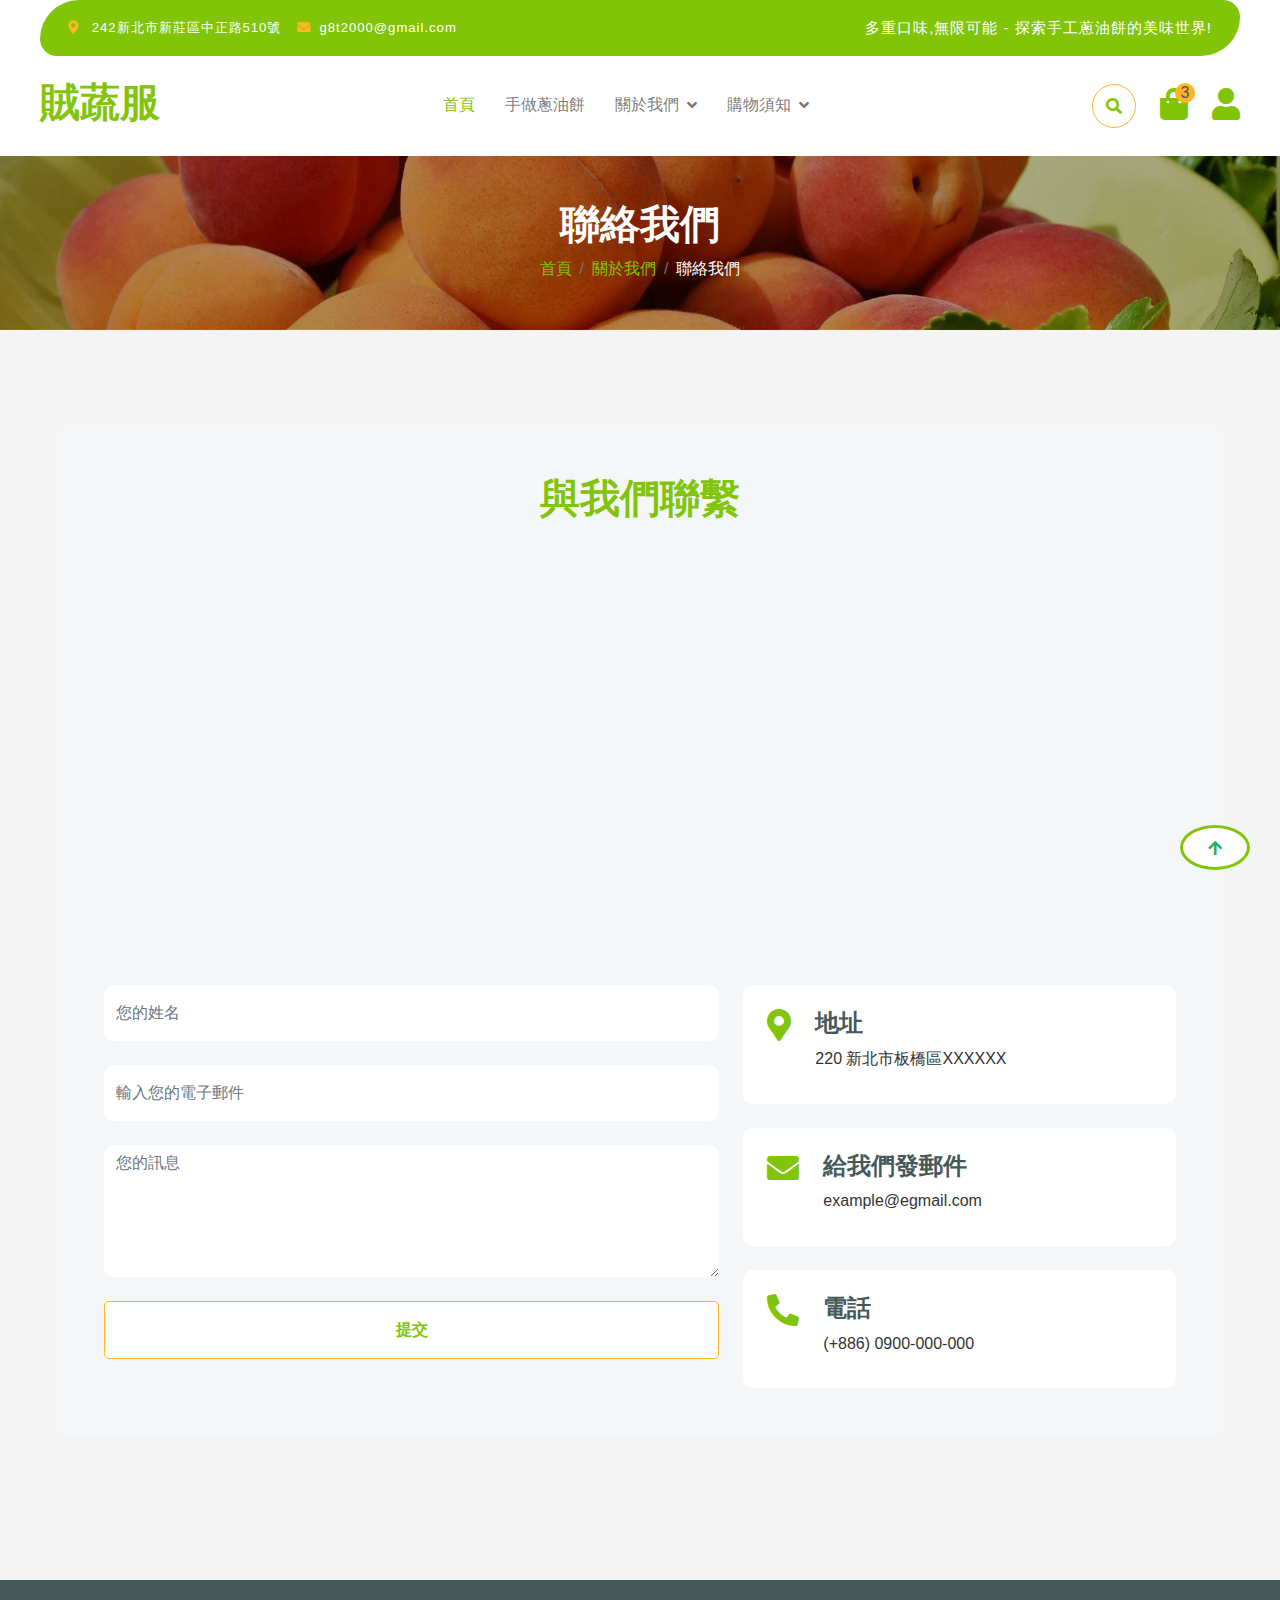
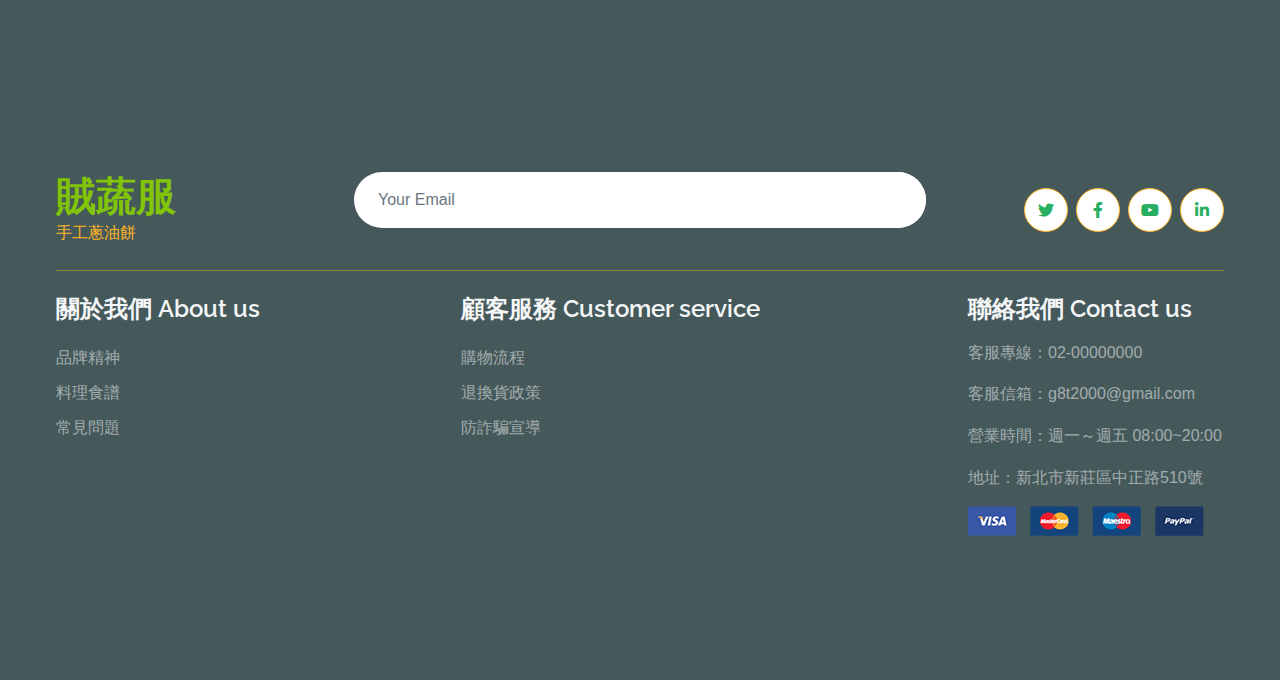
<file: contact.html>
<!DOCTYPE html>
<html lang="en">

    <head>
        <meta charset="utf-8">
        <title>Fruitables - Vegetable Website Template</title>
        <meta content="width=device-width, initial-scale=1.0" name="viewport">
        <meta content="" name="keywords">
        <meta content="" name="description">

        <!-- Google Web Fonts -->
        <link rel="preconnect" href="https://fonts.googleapis.com">
        <link rel="preconnect" href="https://fonts.gstatic.com" crossorigin>
        <link href="https://fonts.googleapis.com/css2?family=Open+Sans:wght@400;600&family=Raleway:wght@600;800&display=swap" rel="stylesheet"> 

        <!-- Icon Font Stylesheet -->
        <link rel="stylesheet" href="https://use.fontawesome.com/releases/v5.15.4/css/all.css"/>
        <link href="https://cdn.jsdelivr.net/npm/bootstrap-icons@1.4.1/font/bootstrap-icons.css" rel="stylesheet">

        <!-- Libraries Stylesheet -->
        <link href="lib/lightbox/css/lightbox.min.css" rel="stylesheet">
        <link href="lib/owlcarousel/assets/owl.carousel.min.css" rel="stylesheet">


        <!-- Customized Bootstrap Stylesheet -->
        <link href="css/bootstrap.min.css" rel="stylesheet">

        <!-- Template Stylesheet -->
        <link href="css/style.css" rel="stylesheet">
    </head>

    <body>

        <!-- Spinner Start -->
        <div id="spinner" class="show w-100 vh-100 bg-white position-fixed translate-middle top-50 start-50  d-flex align-items-center justify-content-center">
            <div class="spinner-grow text-primary" role="status"></div>
        </div>
        <!-- Spinner End -->


        <!-- 引入Navbar -->
        <div id="navbar-container"></div>

        <!-- 頁面內容 -->

        <script>
            // 獲取navbar.html的內容並插入到對應的位置
            fetch('navbar.html')
                .then(response => response.text())
                .then(data => {
                    document.getElementById('navbar-container').innerHTML = data;
                });

            // 獲取footer.html的內容並插入到對應的位置
            fetch('footer.html')
                .then(response => response.text())
                .then(data => {
                    document.getElementById('footer-container').innerHTML = data;
                });
        </script>


        <!-- Modal Search Start -->
        <div class="modal fade" id="searchModal" tabindex="-1" aria-labelledby="exampleModalLabel" aria-hidden="true">
            <div class="modal-dialog modal-fullscreen">
                <div class="modal-content rounded-0">
                    <div class="modal-header">
                        <h5 class="modal-title" id="exampleModalLabel">Search by keyword</h5>
                        <button type="button" class="btn-close" data-bs-dismiss="modal" aria-label="Close"></button>
                    </div>
                    <div class="modal-body d-flex align-items-center">
                        <div class="input-group w-75 mx-auto d-flex">
                            <input type="search" class="form-control p-3" placeholder="keywords" aria-describedby="search-icon-1">
                            <span id="search-icon-1" class="input-group-text p-3"><i class="fa fa-search"></i></span>
                        </div>
                    </div>
                </div>
            </div>
        </div>
        <!-- Modal Search End -->


        <!-- Single Page Header start -->
        <div class="container-fluid page-header py-5">
            <h1 class="text-center text-white display-6">聯絡我們</h1>
            <ol class="breadcrumb justify-content-center mb-0">
                <li class="breadcrumb-item"><a href="#">首頁</a></li>
                <li class="breadcrumb-item"><a href="#">關於我們</a></li>
                <li class="breadcrumb-item active text-white">聯絡我們</li>
            </ol>
        </div>
        <!-- Single Page Header End -->


        <!-- Contact Start -->
    <div class="container-fluid contact py-5">
        <div class="container py-5">
            <div class="p-5 bg-light rounded">
                <div class="row g-4">
                    <div class="col-12">
                        <div class="text-center mx-auto" style="max-width: 700px;">
                            <h1 class="text-primary">與我們聯繫</h1>
                        </div>
                    </div>
                    <div class="col-lg-12">
                        <div class="h-100 rounded">
                            <iframe class="rounded w-100" 
                            style="height: 400px;" src="https://www.google.com/maps/embed?pb=!1m18!1m12!1m3!1d34392.67057894417!2d121.42615015585946!3d25.031217301141936!2m3!1f0!2f0!3f0!3m2!1i1024!2i768!4f13.1!3m3!1m2!1s0x3442a7dd8be91eaf%3A0xe342a67d6574f896!2z5aSp5Li75pWZ6LyU5LuB5aSn5a24!5e0!3m2!1szh-TW!2stw!4v1715196899689!5m2!1szh-TW!2stw" 
                            loading="lazy" referrerpolicy="no-referrer-when-downgrade"></iframe>
                        </div>
                    </div>
                    <div class="col-lg-7">
                        <form action="" class="">
                            <input type="text" class="w-100 form-control border-0 py-3 mb-4" placeholder="您的姓名">
                            <input type="email" class="w-100 form-control border-0 py-3 mb-4" placeholder="輸入您的電子郵件">
                            <textarea class="w-100 form-control border-0 mb-4" rows="5" cols="10" placeholder="您的訊息"></textarea>
                            <button class="w-100 btn form-control border-secondary py-3 bg-white text-primary " type="submit">提交</button>
                        </form>
                    </div>
                    <div class="col-lg-5">
                        <div class="d-flex p-4 rounded mb-4 bg-white">
                            <i class="fas fa-map-marker-alt fa-2x text-primary me-4"></i>
                            <div>
                                <h4>地址</h4>
                                <p class="mb-2">220 新北市板橋區XXXXXX</p>
                            </div>
                        </div>
                        <div class="d-flex p-4 rounded mb-4 bg-white">
                            <i class="fas fa-envelope fa-2x text-primary me-4"></i>
                            <div>
                                <h4>給我們發郵件</h4>
                                <p class="mb-2">example@egmail.com</p>
                            </div>
                        </div>
                        <div class="d-flex p-4 rounded bg-white">
                            <i class="fa fa-phone-alt fa-2x text-primary me-4"></i>
                            <div>
                                <h4>電話</h4>
                                <p class="mb-2">(+886) 0900-000-000</p>
                            </div>
                        </div>
                    </div>
                </div>
            </div>
        </div>
    </div>
    <!-- Contact End -->


    <!-- 引入Footer -->
    <div id="footer-container"></div>



    <!-- Back to Top -->
    <a href="#" class="btn btn-primary border-3 border-primary rounded-circle back-to-top"><i class="fa fa-arrow-up"></i></a>   

    
<!-- JavaScript Libraries -->
<script src="https://ajax.googleapis.com/ajax/libs/jquery/3.6.4/jquery.min.js"></script>
<script src="https://cdn.jsdelivr.net/npm/bootstrap@5.0.0/dist/js/bootstrap.bundle.min.js"></script>
<script src="lib/easing/easing.min.js"></script>
<script src="lib/waypoints/waypoints.min.js"></script>
<script src="lib/lightbox/js/lightbox.min.js"></script>
<script src="lib/owlcarousel/owl.carousel.min.js"></script>

<!-- Template Javascript -->
<script src="js/main.js"></script>
    </body>

</html>
</file>
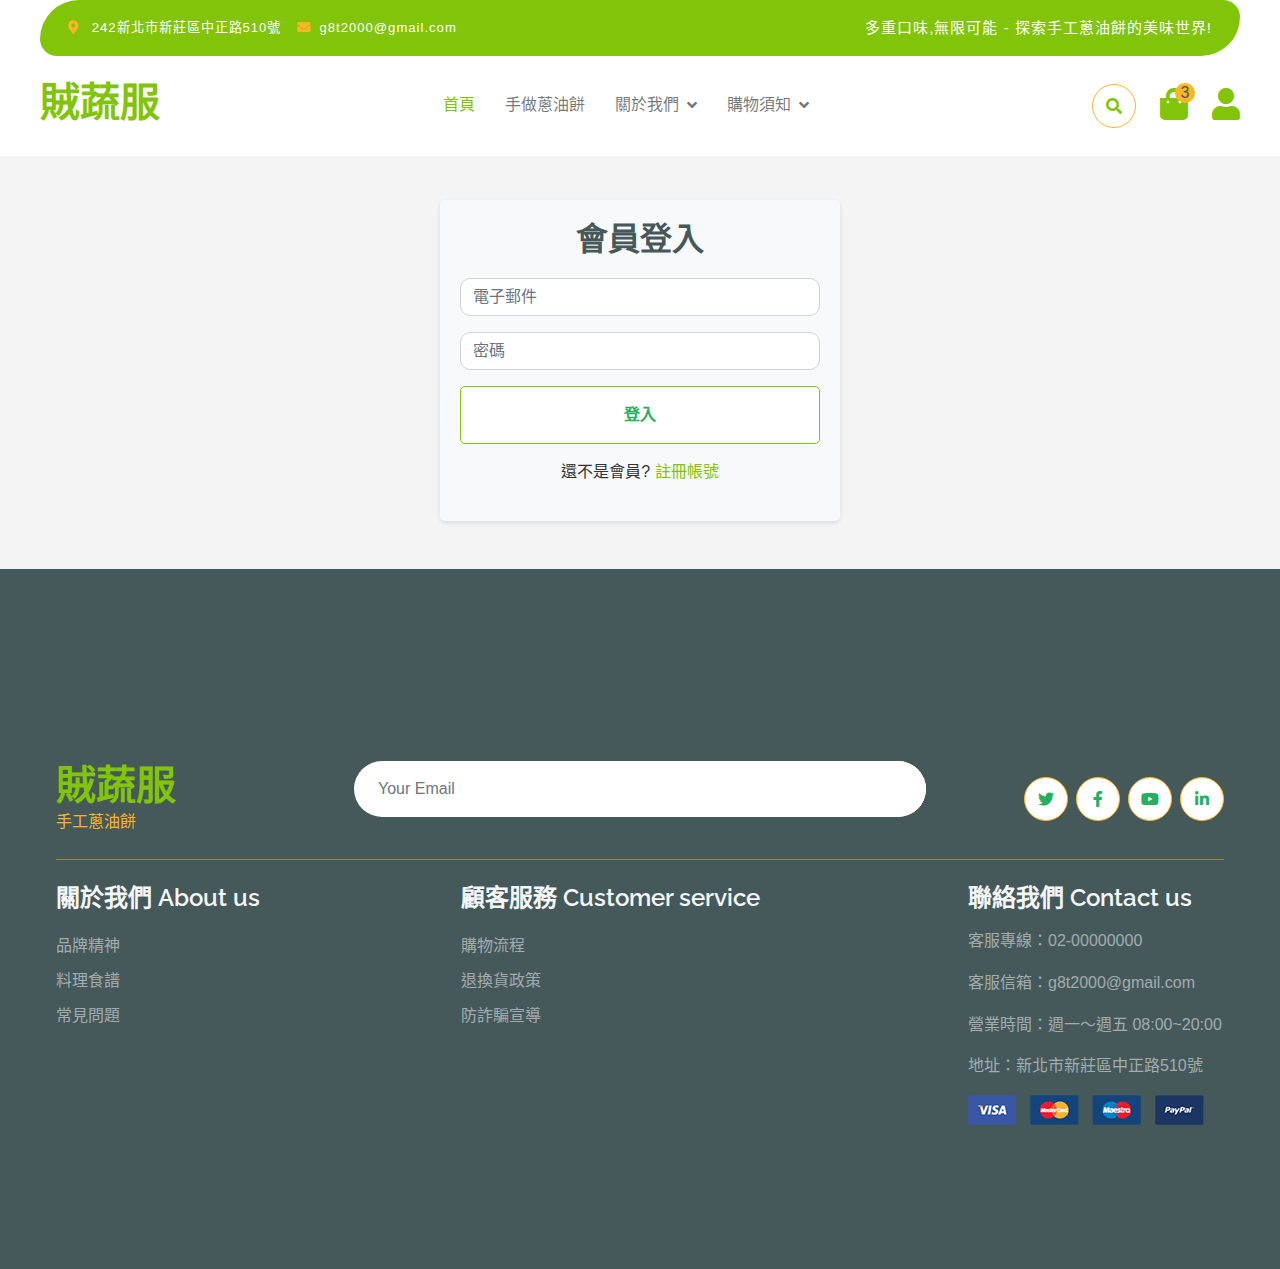
<file: login.html>
<!DOCTYPE html>
<html lang="zh-TW">
    <head>
        <meta charset="utf-8">
        <title>會員登入 - Fruitables</title>
        <meta content="width=device-width, initial-scale=1.0" name="viewport">
        <meta content="" name="keywords">
        <meta content="" name="description">

        <!-- Google Web Fonts -->
        <link rel="preconnect" href="https://fonts.googleapis.com">
        <link rel="preconnect" href="https://fonts.gstatic.com" crossorigin>
        <link href="https://fonts.googleapis.com/css2?family=Open+Sans:wght@400;600&family=Raleway:wght@600;800&display=swap" rel="stylesheet"> 

        <!-- Icon Font Stylesheet -->
        <link rel="stylesheet" href="https://use.fontawesome.com/releases/v5.15.4/css/all.css"/>
        <link href="https://cdn.jsdelivr.net/npm/bootstrap-icons@1.4.1/font/bootstrap-icons.css" rel="stylesheet">

        <!-- Libraries Stylesheet -->
        <link href="lib/lightbox/css/lightbox.min.css" rel="stylesheet">
        <link href="lib/owlcarousel/assets/owl.carousel.min.css" rel="stylesheet">

        <!-- Customized Bootstrap Stylesheet -->
        <link href="css/bootstrap.min.css" rel="stylesheet">

        <!-- Template Stylesheet -->
        <link href="css/style.css" rel="stylesheet">

        <style>
            .login-container {
                max-width: 400px;
                margin: 200px auto 0; /* 調整上方間距 */
                padding: 20px;
                background-color: #f8f9fa;
                border-radius: 5px;
                box-shadow: 0 2px 5px rgba(0, 0, 0, 0.1);
            }

            .login-container h2 {
                text-align: center;
                margin-bottom: 20px;
            }

            .login-container .form-control {
                margin-bottom: 15px;
            }

            .login-container .btn-primary {
                width: 100%;
            }

            .login-container .text-center {
                margin-top: 15px;
            }
        </style>
    </head>

    <body>
        <!-- 引入Navbar -->
        <div id="navbar-container"></div>

        <!-- 登入表單 -->
        <div class="container my-5">
            <div class="login-container">
                <h2>會員登入</h2>
                <form>
                    <div class="mb-3">
                        <input type="email" class="form-control" id="email" placeholder="電子郵件" required>
                    </div>
                    <div class="mb-3">
                        <input type="password" class="form-control" id="password" placeholder="密碼" required>
                    </div>
                    <button type="submit" class="btn btn-primary">登入</button>
                </form>
                <div class="text-center">
                    <p>還不是會員? <a href="register.html">註冊帳號</a></p>
                </div>
            </div>
        </div>

        <!-- 引入Footer -->
        <div id="footer-container"></div>

        <script>
            // 獲取navbar.html的內容並插入到對應的位置
            fetch('navbar.html')
                .then(response => response.text())
                .then(data => {
                    document.getElementById('navbar-container').innerHTML = data;
                });

            // 獲取footer.html的內容並插入到對應的位置
            fetch('footer.html')
                .then(response => response.text())
                .then(data => {
                    document.getElementById('footer-container').innerHTML = data;
                });
        </script>

        <!-- JavaScript Libraries -->
        <script src="https://ajax.googleapis.com/ajax/libs/jquery/3.6.4/jquery.min.js"></script>
        <script src="https://cdn.jsdelivr.net/npm/bootstrap@5.0.0/dist/js/bootstrap.bundle.min.js"></script>
        <script src="lib/easing/easing.min.js"></script>
        <script src="lib/waypoints/waypoints.min.js"></script>
        <script src="lib/lightbox/js/lightbox.min.js"></script>
        <script src="lib/owlcarousel/owl.carousel.min.js"></script>

        <!-- Template Javascript -->
        <script src="js/main.js"></script>
    </body>
</html>
</file>
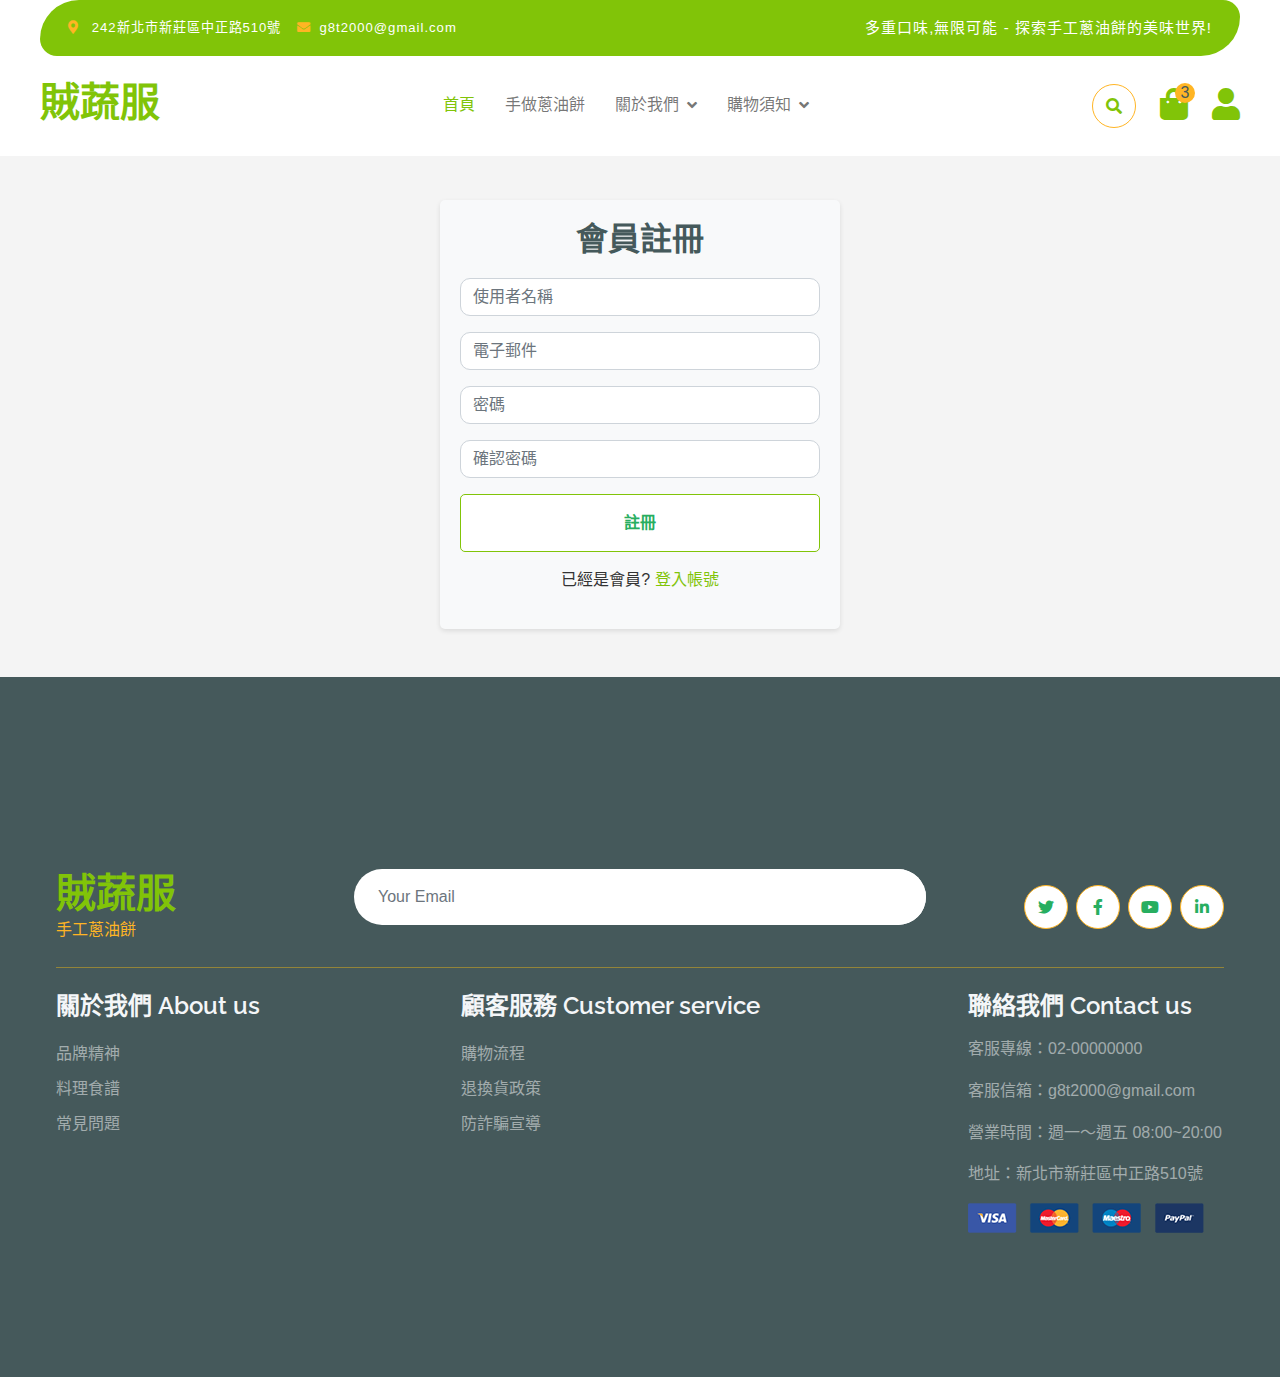
<file: register.html>
<!DOCTYPE html>
<html lang="zh-TW">
    <head>
        <meta charset="utf-8">
        <title>會員註冊 - Fruitables</title>
        <meta content="width=device-width, initial-scale=1.0" name="viewport">
        <meta content="" name="keywords">
        <meta content="" name="description">

        <!-- Google Web Fonts -->
        <link rel="preconnect" href="https://fonts.googleapis.com">
        <link rel="preconnect" href="https://fonts.gstatic.com" crossorigin>
        <link href="https://fonts.googleapis.com/css2?family=Open+Sans:wght@400;600&family=Raleway:wght@600;800&display=swap" rel="stylesheet"> 

        <!-- Icon Font Stylesheet -->
        <link rel="stylesheet" href="https://use.fontawesome.com/releases/v5.15.4/css/all.css"/>
        <link href="https://cdn.jsdelivr.net/npm/bootstrap-icons@1.4.1/font/bootstrap-icons.css" rel="stylesheet">

        <!-- Libraries Stylesheet -->
        <link href="lib/lightbox/css/lightbox.min.css" rel="stylesheet">
        <link href="lib/owlcarousel/assets/owl.carousel.min.css" rel="stylesheet">

        <!-- Customized Bootstrap Stylesheet -->
        <link href="css/bootstrap.min.css" rel="stylesheet">

        <!-- Template Stylesheet -->
        <link href="css/style.css" rel="stylesheet">

        <style>
            .register-container {
                max-width: 400px;
                margin: 200px auto 0; /* 調整上方間距 */
                padding: 20px;
                background-color: #f8f9fa;
                border-radius: 5px;
                box-shadow: 0 2px 5px rgba(0, 0, 0, 0.1);
            }

            .register-container h2 {
                text-align: center;
                margin-bottom: 20px;
            }

            .register-container .form-control {
                margin-bottom: 15px;
            }

            .register-container .btn-primary {
                width: 100%;
            }

            .register-container .text-center {
                margin-top: 15px;
            }
        </style>
    </head>

    <body>
        <!-- 引入Navbar -->
        <div id="navbar-container"></div>

        <!-- 註冊表單 -->
        <div class="container my-5">
            <div class="register-container">
                <h2>會員註冊</h2>
                <form>
                    <div class="mb-3">
                        <input type="text" class="form-control" id="username" placeholder="使用者名稱" required>
                    </div>
                    <div class="mb-3">
                        <input type="email" class="form-control" id="email" placeholder="電子郵件" required>
                    </div>
                    <div class="mb-3">
                        <input type="password" class="form-control" id="password" placeholder="密碼" required>
                    </div>
                    <div class="mb-3">
                        <input type="password" class="form-control" id="confirm-password" placeholder="確認密碼" required>
                    </div>
                    <button type="submit" class="btn btn-primary">註冊</button>
                </form>
                <div class="text-center">
                    <p>已經是會員? <a href="login.html">登入帳號</a></p>
                </div>
            </div>
        </div>

        <!-- 引入Footer -->
        <div id="footer-container"></div>

        <script>
            // 獲取navbar.html的內容並插入到對應的位置
            fetch('navbar.html')
                .then(response => response.text())
                .then(data => {
                    document.getElementById('navbar-container').innerHTML = data;
                });

            // 獲取footer.html的內容並插入到對應的位置
            fetch('footer.html')
                .then(response => response.text())
                .then(data => {
                    document.getElementById('footer-container').innerHTML = data;
                });
        </script>

        <!-- JavaScript Libraries -->
        <script src="https://ajax.googleapis.com/ajax/libs/jquery/3.6.4/jquery.min.js"></script>
        <script src="https://cdn.jsdelivr.net/npm/bootstrap@5.0.0/dist/js/bootstrap.bundle.min.js"></script>
        <script src="lib/easing/easing.min.js"></script>
        <script src="lib/waypoints/waypoints.min.js"></script>
        <script src="lib/lightbox/js/lightbox.min.js"></script>
        <script src="lib/owlcarousel/owl.carousel.min.js"></script>

        <!-- Template Javascript -->
        <script src="js/main.js"></script>
    </body>
</html>
</file>
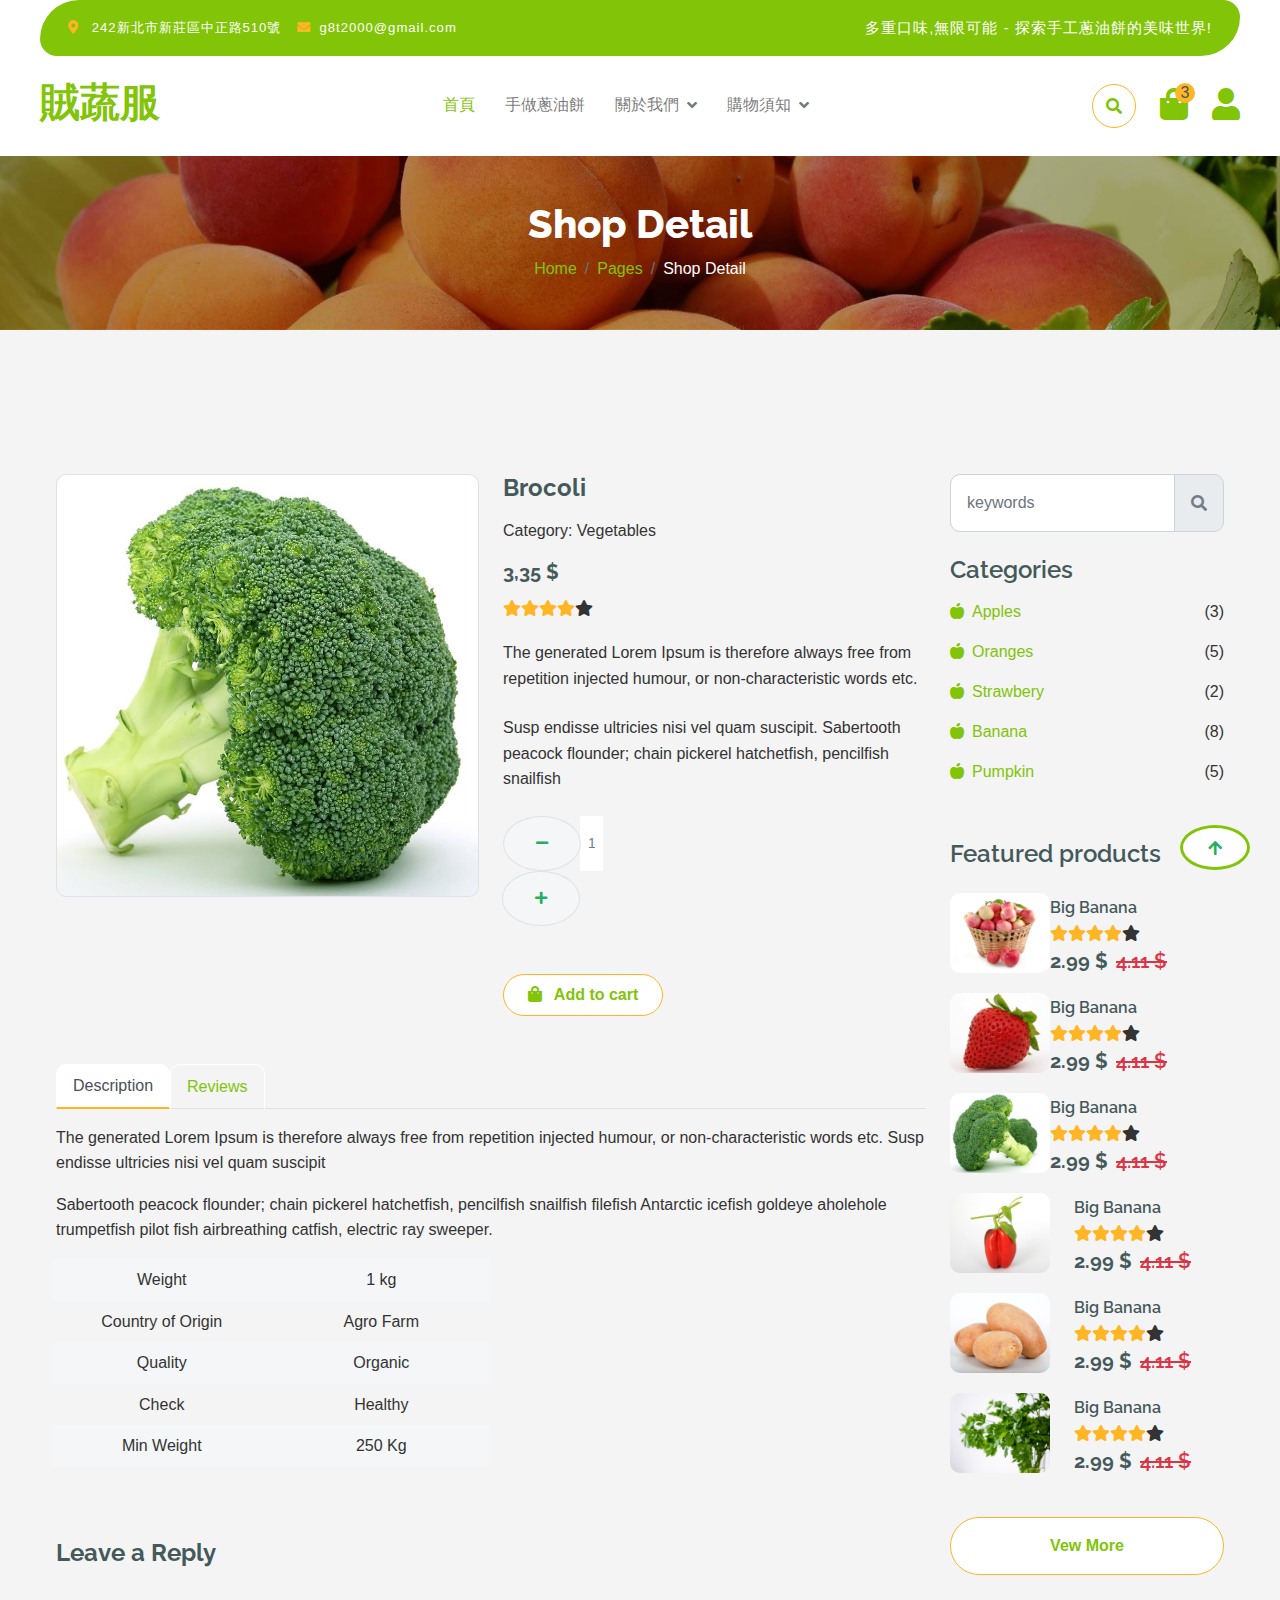
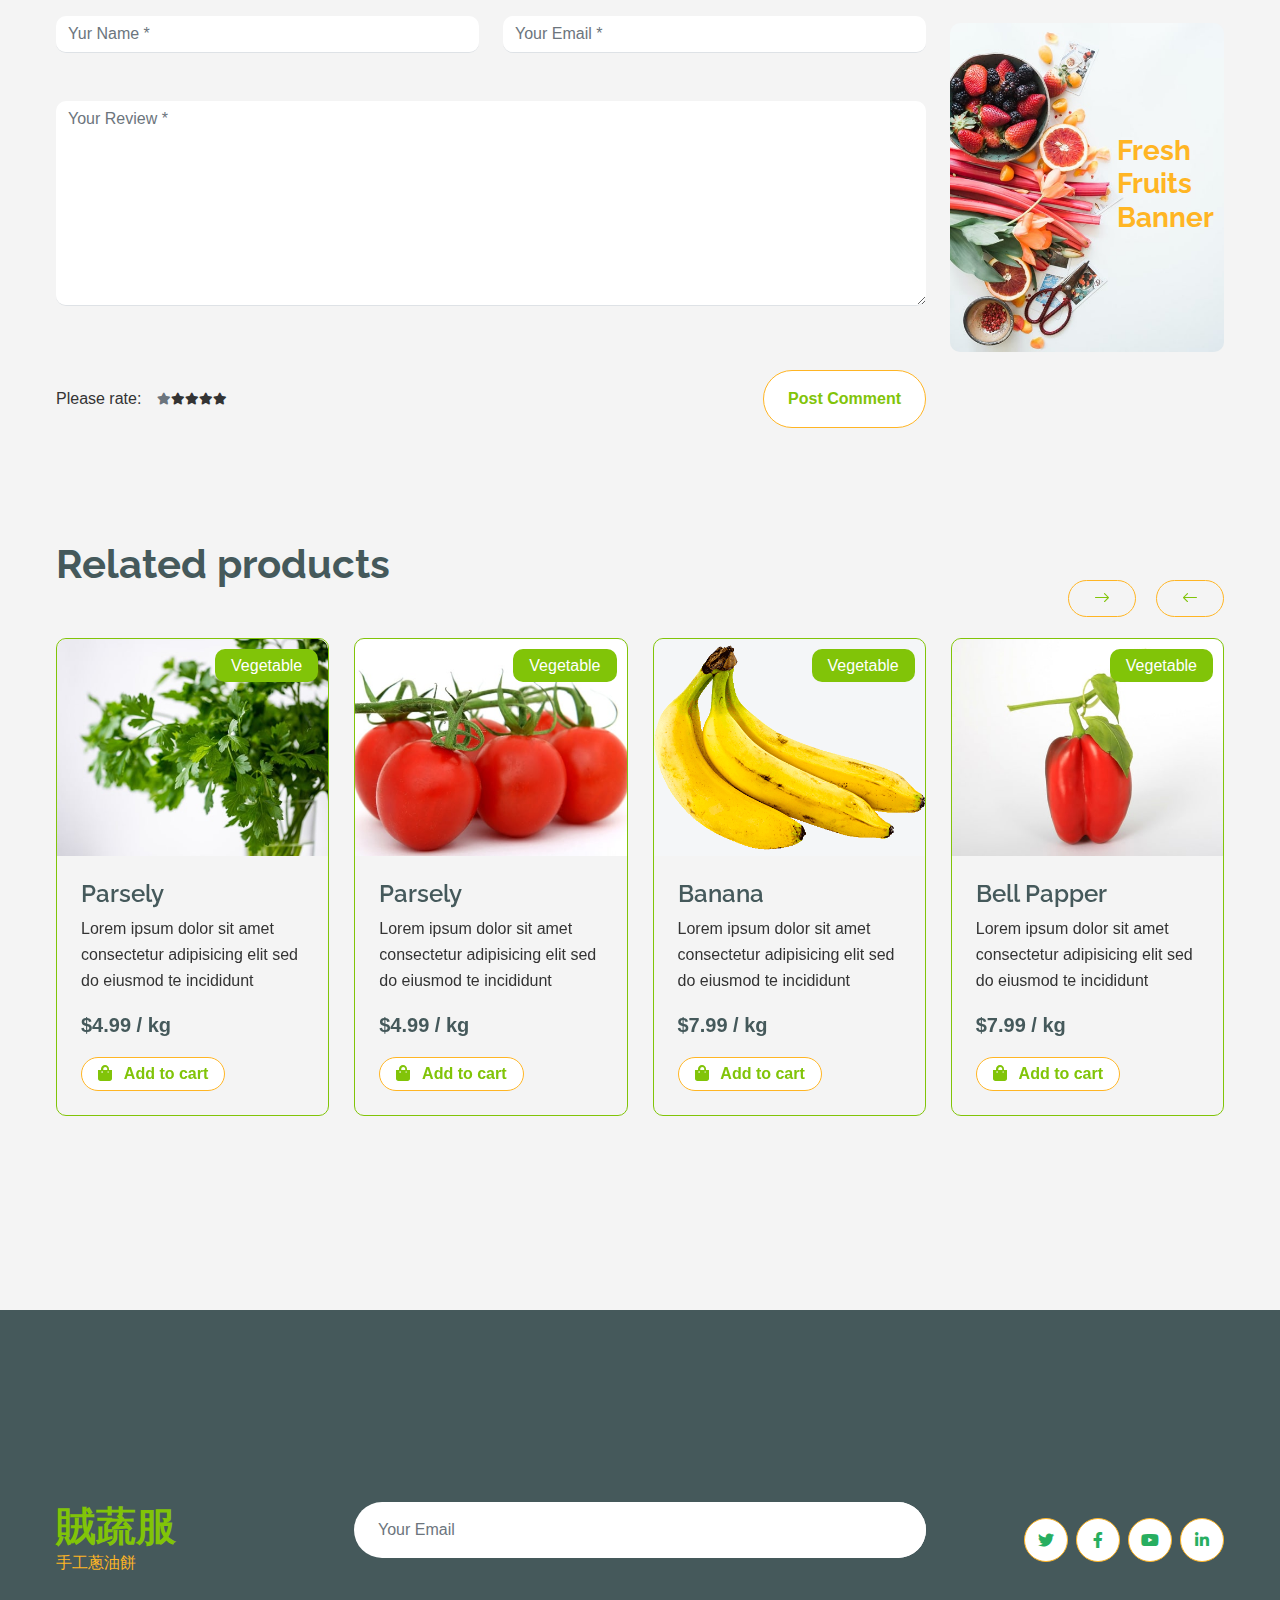
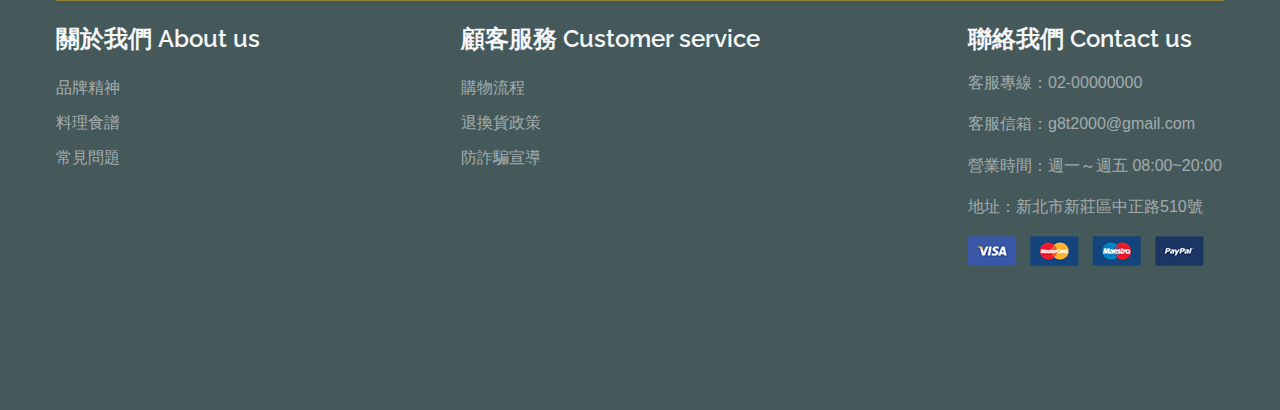
<file: shop-detail.html>
<!DOCTYPE html>
<html lang="en">

    <head>
        <meta charset="utf-8">
        <title>Fruitables - Vegetable Website Template</title>
        <meta content="width=device-width, initial-scale=1.0" name="viewport">
        <meta content="" name="keywords">
        <meta content="" name="description">

        <!-- Google Web Fonts -->
        <link rel="preconnect" href="https://fonts.googleapis.com">
        <link rel="preconnect" href="https://fonts.gstatic.com" crossorigin>
        <link href="https://fonts.googleapis.com/css2?family=Open+Sans:wght@400;600&family=Raleway:wght@600;800&display=swap" rel="stylesheet"> 

        <!-- Icon Font Stylesheet -->
        <link rel="stylesheet" href="https://use.fontawesome.com/releases/v5.15.4/css/all.css"/>
        <link href="https://cdn.jsdelivr.net/npm/bootstrap-icons@1.4.1/font/bootstrap-icons.css" rel="stylesheet">

        <!-- Libraries Stylesheet -->
        <link href="lib/lightbox/css/lightbox.min.css" rel="stylesheet">
        <link href="lib/owlcarousel/assets/owl.carousel.min.css" rel="stylesheet">


        <!-- Customized Bootstrap Stylesheet -->
        <link href="css/bootstrap.min.css" rel="stylesheet">

        <!-- Template Stylesheet -->
        <link href="css/style.css" rel="stylesheet">
    </head>

    <body>

        <!-- Spinner Start -->
        <div id="spinner" class="show w-100 vh-100 bg-white position-fixed translate-middle top-50 start-50  d-flex align-items-center justify-content-center">
            <div class="spinner-grow text-primary" role="status"></div>
        </div>
        <!-- Spinner End -->


        <!-- 引入Navbar -->
        <div id="navbar-container"></div>

        <!-- 頁面內容 -->

        <script>
            // 獲取navbar.html的內容並插入到對應的位置
            fetch('navbar.html')
                .then(response => response.text())
                .then(data => {
                    document.getElementById('navbar-container').innerHTML = data;
                });

            // 獲取footer.html的內容並插入到對應的位置
            fetch('footer.html')
                .then(response => response.text())
                .then(data => {
                    document.getElementById('footer-container').innerHTML = data;
                });
        </script>


        <!-- Modal Search Start -->
        <div class="modal fade" id="searchModal" tabindex="-1" aria-labelledby="exampleModalLabel" aria-hidden="true">
            <div class="modal-dialog modal-fullscreen">
                <div class="modal-content rounded-0">
                    <div class="modal-header">
                        <h5 class="modal-title" id="exampleModalLabel">Search by keyword</h5>
                        <button type="button" class="btn-close" data-bs-dismiss="modal" aria-label="Close"></button>
                    </div>
                    <div class="modal-body d-flex align-items-center">
                        <div class="input-group w-75 mx-auto d-flex">
                            <input type="search" class="form-control p-3" placeholder="keywords" aria-describedby="search-icon-1">
                            <span id="search-icon-1" class="input-group-text p-3"><i class="fa fa-search"></i></span>
                        </div>
                    </div>
                </div>
            </div>
        </div>
        <!-- Modal Search End -->


        <!-- Single Page Header start -->
        <div class="container-fluid page-header py-5">
            <h1 class="text-center text-white display-6">Shop Detail</h1>
            <ol class="breadcrumb justify-content-center mb-0">
                <li class="breadcrumb-item"><a href="#">Home</a></li>
                <li class="breadcrumb-item"><a href="#">Pages</a></li>
                <li class="breadcrumb-item active text-white">Shop Detail</li>
            </ol>
        </div>
        <!-- Single Page Header End -->


        <!-- Single Product Start -->
        <div class="container-fluid py-5 mt-5">
            <div class="container py-5">
                <div class="row g-4 mb-5">
                    <div class="col-lg-8 col-xl-9">
                        <div class="row g-4">
                            <div class="col-lg-6">
                                <div class="border rounded">
                                    <a href="#">
                                        <img src="img/single-item.jpg" class="img-fluid rounded" alt="Image">
                                    </a>
                                </div>
                            </div>
                            <div class="col-lg-6">
                                <h4 class="fw-bold mb-3">Brocoli</h4>
                                <p class="mb-3">Category: Vegetables</p>
                                <h5 class="fw-bold mb-3">3,35 $</h5>
                                <div class="d-flex mb-4">
                                    <i class="fa fa-star text-secondary"></i>
                                    <i class="fa fa-star text-secondary"></i>
                                    <i class="fa fa-star text-secondary"></i>
                                    <i class="fa fa-star text-secondary"></i>
                                    <i class="fa fa-star"></i>
                                </div>
                                <p class="mb-4">The generated Lorem Ipsum is therefore always free from repetition injected humour, or non-characteristic words etc.</p>
                                <p class="mb-4">Susp endisse ultricies nisi vel quam suscipit. Sabertooth peacock flounder; chain pickerel hatchetfish, pencilfish snailfish</p>
                                <div class="input-group quantity mb-5" style="width: 100px;">
                                    <div class="input-group-btn">
                                        <button class="btn btn-sm btn-minus rounded-circle bg-light border" >
                                            <i class="fa fa-minus"></i>
                                        </button>
                                    </div>
                                    <input type="text" class="form-control form-control-sm text-center border-0" value="1">
                                    <div class="input-group-btn">
                                        <button class="btn btn-sm btn-plus rounded-circle bg-light border">
                                            <i class="fa fa-plus"></i>
                                        </button>
                                    </div>
                                </div>
                                <a href="#" class="btn border border-secondary rounded-pill px-4 py-2 mb-4 text-primary"><i class="fa fa-shopping-bag me-2 text-primary"></i> Add to cart</a>
                            </div>
                            <div class="col-lg-12">
                                <nav>
                                    <div class="nav nav-tabs mb-3">
                                        <button class="nav-link active border-white border-bottom-0" type="button" role="tab"
                                            id="nav-about-tab" data-bs-toggle="tab" data-bs-target="#nav-about"
                                            aria-controls="nav-about" aria-selected="true">Description</button>
                                        <button class="nav-link border-white border-bottom-0" type="button" role="tab"
                                            id="nav-mission-tab" data-bs-toggle="tab" data-bs-target="#nav-mission"
                                            aria-controls="nav-mission" aria-selected="false">Reviews</button>
                                    </div>
                                </nav>
                                <div class="tab-content mb-5">
                                    <div class="tab-pane active" id="nav-about" role="tabpanel" aria-labelledby="nav-about-tab">
                                        <p>The generated Lorem Ipsum is therefore always free from repetition injected humour, or non-characteristic words etc. 
                                            Susp endisse ultricies nisi vel quam suscipit </p>
                                        <p>Sabertooth peacock flounder; chain pickerel hatchetfish, pencilfish snailfish filefish Antarctic 
                                            icefish goldeye aholehole trumpetfish pilot fish airbreathing catfish, electric ray sweeper.</p>
                                        <div class="px-2">
                                            <div class="row g-4">
                                                <div class="col-6">
                                                    <div class="row bg-light align-items-center text-center justify-content-center py-2">
                                                        <div class="col-6">
                                                            <p class="mb-0">Weight</p>
                                                        </div>
                                                        <div class="col-6">
                                                            <p class="mb-0">1 kg</p>
                                                        </div>
                                                    </div>
                                                    <div class="row text-center align-items-center justify-content-center py-2">
                                                        <div class="col-6">
                                                            <p class="mb-0">Country of Origin</p>
                                                        </div>
                                                        <div class="col-6">
                                                            <p class="mb-0">Agro Farm</p>
                                                        </div>
                                                    </div>
                                                    <div class="row bg-light text-center align-items-center justify-content-center py-2">
                                                        <div class="col-6">
                                                            <p class="mb-0">Quality</p>
                                                        </div>
                                                        <div class="col-6">
                                                            <p class="mb-0">Organic</p>
                                                        </div>
                                                    </div>
                                                    <div class="row text-center align-items-center justify-content-center py-2">
                                                        <div class="col-6">
                                                            <p class="mb-0">Сheck</p>
                                                        </div>
                                                        <div class="col-6">
                                                            <p class="mb-0">Healthy</p>
                                                        </div>
                                                    </div>
                                                    <div class="row bg-light text-center align-items-center justify-content-center py-2">
                                                        <div class="col-6">
                                                            <p class="mb-0">Min Weight</p>
                                                        </div>
                                                        <div class="col-6">
                                                            <p class="mb-0">250 Kg</p>
                                                        </div>
                                                    </div>
                                                </div>
                                            </div>
                                        </div>
                                    </div>
                                    <div class="tab-pane" id="nav-mission" role="tabpanel" aria-labelledby="nav-mission-tab">
                                        <div class="d-flex">
                                            <img src="img/avatar.jpg" class="img-fluid rounded-circle p-3" style="width: 100px; height: 100px;" alt="">
                                            <div class="">
                                                <p class="mb-2" style="font-size: 14px;">April 12, 2024</p>
                                                <div class="d-flex justify-content-between">
                                                    <h5>Jason Smith</h5>
                                                    <div class="d-flex mb-3">
                                                        <i class="fa fa-star text-secondary"></i>
                                                        <i class="fa fa-star text-secondary"></i>
                                                        <i class="fa fa-star text-secondary"></i>
                                                        <i class="fa fa-star text-secondary"></i>
                                                        <i class="fa fa-star"></i>
                                                    </div>
                                                </div>
                                                <p>The generated Lorem Ipsum is therefore always free from repetition injected humour, or non-characteristic 
                                                    words etc. Susp endisse ultricies nisi vel quam suscipit </p>
                                            </div>
                                        </div>
                                        <div class="d-flex">
                                            <img src="img/avatar.jpg" class="img-fluid rounded-circle p-3" style="width: 100px; height: 100px;" alt="">
                                            <div class="">
                                                <p class="mb-2" style="font-size: 14px;">April 12, 2024</p>
                                                <div class="d-flex justify-content-between">
                                                    <h5>Sam Peters</h5>
                                                    <div class="d-flex mb-3">
                                                        <i class="fa fa-star text-secondary"></i>
                                                        <i class="fa fa-star text-secondary"></i>
                                                        <i class="fa fa-star text-secondary"></i>
                                                        <i class="fa fa-star"></i>
                                                        <i class="fa fa-star"></i>
                                                    </div>
                                                </div>
                                                <p class="text-dark">The generated Lorem Ipsum is therefore always free from repetition injected humour, or non-characteristic 
                                                    words etc. Susp endisse ultricies nisi vel quam suscipit </p>
                                            </div>
                                        </div>
                                    </div>
                                    <div class="tab-pane" id="nav-vision" role="tabpanel">
                                        <p class="text-dark">Tempor erat elitr rebum at clita. Diam dolor diam ipsum et tempor sit. Aliqu diam
                                            amet diam et eos labore. 3</p>
                                        <p class="mb-0">Diam dolor diam ipsum et tempor sit. Aliqu diam amet diam et eos labore.
                                            Clita erat ipsum et lorem et sit</p>
                                    </div>
                                </div>
                            </div>
                            <form action="#">
                                <h4 class="mb-5 fw-bold">Leave a Reply</h4>
                                <div class="row g-4">
                                    <div class="col-lg-6">
                                        <div class="border-bottom rounded">
                                            <input type="text" class="form-control border-0 me-4" placeholder="Yur Name *">
                                        </div>
                                    </div>
                                    <div class="col-lg-6">
                                        <div class="border-bottom rounded">
                                            <input type="email" class="form-control border-0" placeholder="Your Email *">
                                        </div>
                                    </div>
                                    <div class="col-lg-12">
                                        <div class="border-bottom rounded my-4">
                                            <textarea name="" id="" class="form-control border-0" cols="30" rows="8" placeholder="Your Review *" spellcheck="false"></textarea>
                                        </div>
                                    </div>
                                    <div class="col-lg-12">
                                        <div class="d-flex justify-content-between py-3 mb-5">
                                            <div class="d-flex align-items-center">
                                                <p class="mb-0 me-3">Please rate:</p>
                                                <div class="d-flex align-items-center" style="font-size: 12px;">
                                                    <i class="fa fa-star text-muted"></i>
                                                    <i class="fa fa-star"></i>
                                                    <i class="fa fa-star"></i>
                                                    <i class="fa fa-star"></i>
                                                    <i class="fa fa-star"></i>
                                                </div>
                                            </div>
                                            <a href="#" class="btn border border-secondary text-primary rounded-pill px-4 py-3"> Post Comment</a>
                                        </div>
                                    </div>
                                </div>
                            </form>
                        </div>
                    </div>
                    <div class="col-lg-4 col-xl-3">
                        <div class="row g-4 fruite">
                            <div class="col-lg-12">
                                <div class="input-group w-100 mx-auto d-flex mb-4">
                                    <input type="search" class="form-control p-3" placeholder="keywords" aria-describedby="search-icon-1">
                                    <span id="search-icon-1" class="input-group-text p-3"><i class="fa fa-search"></i></span>
                                </div>
                                <div class="mb-4">
                                    <h4>Categories</h4>
                                    <ul class="list-unstyled fruite-categorie">
                                        <li>
                                            <div class="d-flex justify-content-between fruite-name">
                                                <a href="#"><i class="fas fa-apple-alt me-2"></i>Apples</a>
                                                <span>(3)</span>
                                            </div>
                                        </li>
                                        <li>
                                            <div class="d-flex justify-content-between fruite-name">
                                                <a href="#"><i class="fas fa-apple-alt me-2"></i>Oranges</a>
                                                <span>(5)</span>
                                            </div>
                                        </li>
                                        <li>
                                            <div class="d-flex justify-content-between fruite-name">
                                                <a href="#"><i class="fas fa-apple-alt me-2"></i>Strawbery</a>
                                                <span>(2)</span>
                                            </div>
                                        </li>
                                        <li>
                                            <div class="d-flex justify-content-between fruite-name">
                                                <a href="#"><i class="fas fa-apple-alt me-2"></i>Banana</a>
                                                <span>(8)</span>
                                            </div>
                                        </li>
                                        <li>
                                            <div class="d-flex justify-content-between fruite-name">
                                                <a href="#"><i class="fas fa-apple-alt me-2"></i>Pumpkin</a>
                                                <span>(5)</span>
                                            </div>
                                        </li>
                                    </ul>
                                </div>
                            </div>
                            <div class="col-lg-12">
                                <h4 class="mb-4">Featured products</h4>
                                <div class="d-flex align-items-center justify-content-start">
                                    <div class="rounded" style="width: 100px; height: 100px;">
                                        <img src="img/featur-1.jpg" class="img-fluid rounded" alt="Image">
                                    </div>
                                    <div>
                                        <h6 class="mb-2">Big Banana</h6>
                                        <div class="d-flex mb-2">
                                            <i class="fa fa-star text-secondary"></i>
                                            <i class="fa fa-star text-secondary"></i>
                                            <i class="fa fa-star text-secondary"></i>
                                            <i class="fa fa-star text-secondary"></i>
                                            <i class="fa fa-star"></i>
                                        </div>
                                        <div class="d-flex mb-2">
                                            <h5 class="fw-bold me-2">2.99 $</h5>
                                            <h5 class="text-danger text-decoration-line-through">4.11 $</h5>
                                        </div>
                                    </div>
                                </div>
                                <div class="d-flex align-items-center justify-content-start">
                                    <div class="rounded" style="width: 100px; height: 100px;">
                                        <img src="img/featur-2.jpg" class="img-fluid rounded" alt="">
                                    </div>
                                    <div>
                                        <h6 class="mb-2">Big Banana</h6>
                                        <div class="d-flex mb-2">
                                            <i class="fa fa-star text-secondary"></i>
                                            <i class="fa fa-star text-secondary"></i>
                                            <i class="fa fa-star text-secondary"></i>
                                            <i class="fa fa-star text-secondary"></i>
                                            <i class="fa fa-star"></i>
                                        </div>
                                        <div class="d-flex mb-2">
                                            <h5 class="fw-bold me-2">2.99 $</h5>
                                            <h5 class="text-danger text-decoration-line-through">4.11 $</h5>
                                        </div>
                                    </div>
                                </div>
                                <div class="d-flex align-items-center justify-content-start">
                                    <div class="rounded" style="width: 100px; height: 100px;">
                                        <img src="img/featur-3.jpg" class="img-fluid rounded" alt="">
                                    </div>
                                    <div>
                                        <h6 class="mb-2">Big Banana</h6>
                                        <div class="d-flex mb-2">
                                            <i class="fa fa-star text-secondary"></i>
                                            <i class="fa fa-star text-secondary"></i>
                                            <i class="fa fa-star text-secondary"></i>
                                            <i class="fa fa-star text-secondary"></i>
                                            <i class="fa fa-star"></i>
                                        </div>
                                        <div class="d-flex mb-2">
                                            <h5 class="fw-bold me-2">2.99 $</h5>
                                            <h5 class="text-danger text-decoration-line-through">4.11 $</h5>
                                        </div>
                                    </div>
                                </div>
                                <div class="d-flex align-items-center justify-content-start">
                                    <div class="rounded me-4" style="width: 100px; height: 100px;">
                                        <img src="img/vegetable-item-4.jpg" class="img-fluid rounded" alt="">
                                    </div>
                                    <div>
                                        <h6 class="mb-2">Big Banana</h6>
                                        <div class="d-flex mb-2">
                                            <i class="fa fa-star text-secondary"></i>
                                            <i class="fa fa-star text-secondary"></i>
                                            <i class="fa fa-star text-secondary"></i>
                                            <i class="fa fa-star text-secondary"></i>
                                            <i class="fa fa-star"></i>
                                        </div>
                                        <div class="d-flex mb-2">
                                            <h5 class="fw-bold me-2">2.99 $</h5>
                                            <h5 class="text-danger text-decoration-line-through">4.11 $</h5>
                                        </div>
                                    </div>
                                </div>
                                <div class="d-flex align-items-center justify-content-start">
                                    <div class="rounded me-4" style="width: 100px; height: 100px;">
                                        <img src="img/vegetable-item-5.jpg" class="img-fluid rounded" alt="">
                                    </div>
                                    <div>
                                        <h6 class="mb-2">Big Banana</h6>
                                        <div class="d-flex mb-2">
                                            <i class="fa fa-star text-secondary"></i>
                                            <i class="fa fa-star text-secondary"></i>
                                            <i class="fa fa-star text-secondary"></i>
                                            <i class="fa fa-star text-secondary"></i>
                                            <i class="fa fa-star"></i>
                                        </div>
                                        <div class="d-flex mb-2">
                                            <h5 class="fw-bold me-2">2.99 $</h5>
                                            <h5 class="text-danger text-decoration-line-through">4.11 $</h5>
                                        </div>
                                    </div>
                                </div>
                                <div class="d-flex align-items-center justify-content-start">
                                    <div class="rounded me-4" style="width: 100px; height: 100px;">
                                        <img src="img/vegetable-item-6.jpg" class="img-fluid rounded" alt="">
                                    </div>
                                    <div>
                                        <h6 class="mb-2">Big Banana</h6>
                                        <div class="d-flex mb-2">
                                            <i class="fa fa-star text-secondary"></i>
                                            <i class="fa fa-star text-secondary"></i>
                                            <i class="fa fa-star text-secondary"></i>
                                            <i class="fa fa-star text-secondary"></i>
                                            <i class="fa fa-star"></i>
                                        </div>
                                        <div class="d-flex mb-2">
                                            <h5 class="fw-bold me-2">2.99 $</h5>
                                            <h5 class="text-danger text-decoration-line-through">4.11 $</h5>
                                        </div>
                                    </div>
                                </div>
                                <div class="d-flex justify-content-center my-4">
                                    <a href="#" class="btn border border-secondary px-4 py-3 rounded-pill text-primary w-100">Vew More</a>
                                </div>
                            </div>
                            <div class="col-lg-12">
                                <div class="position-relative">
                                    <img src="img/banner-fruits.jpg" class="img-fluid w-100 rounded" alt="">
                                    <div class="position-absolute" style="top: 50%; right: 10px; transform: translateY(-50%);">
                                        <h3 class="text-secondary fw-bold">Fresh <br> Fruits <br> Banner</h3>
                                    </div>
                                </div>
                            </div>
                        </div>
                    </div>
                </div>
                <h1 class="fw-bold mb-0">Related products</h1>
                <div class="vesitable">
                    <div class="owl-carousel vegetable-carousel justify-content-center">
                        <div class="border border-primary rounded position-relative vesitable-item">
                            <div class="vesitable-img">
                                <img src="img/vegetable-item-6.jpg" class="img-fluid w-100 rounded-top" alt="">
                            </div>
                            <div class="text-white bg-primary px-3 py-1 rounded position-absolute" style="top: 10px; right: 10px;">Vegetable</div>
                            <div class="p-4 pb-0 rounded-bottom">
                                <h4>Parsely</h4>
                                <p>Lorem ipsum dolor sit amet consectetur adipisicing elit sed do eiusmod te incididunt</p>
                                <div class="d-flex justify-content-between flex-lg-wrap">
                                    <p class="text-dark fs-5 fw-bold">$4.99 / kg</p>
                                    <a href="#" class="btn border border-secondary rounded-pill px-3 py-1 mb-4 text-primary"><i class="fa fa-shopping-bag me-2 text-primary"></i> Add to cart</a>
                                </div>
                            </div>
                        </div>
                        <div class="border border-primary rounded position-relative vesitable-item">
                            <div class="vesitable-img">
                                <img src="img/vegetable-item-1.jpg" class="img-fluid w-100 rounded-top" alt="">
                            </div>
                            <div class="text-white bg-primary px-3 py-1 rounded position-absolute" style="top: 10px; right: 10px;">Vegetable</div>
                            <div class="p-4 pb-0 rounded-bottom">
                                <h4>Parsely</h4>
                                <p>Lorem ipsum dolor sit amet consectetur adipisicing elit sed do eiusmod te incididunt</p>
                                <div class="d-flex justify-content-between flex-lg-wrap">
                                    <p class="text-dark fs-5 fw-bold">$4.99 / kg</p>
                                    <a href="#" class="btn border border-secondary rounded-pill px-3 py-1 mb-4 text-primary"><i class="fa fa-shopping-bag me-2 text-primary"></i> Add to cart</a>
                                </div>
                            </div>
                        </div>
                        <div class="border border-primary rounded position-relative vesitable-item">
                            <div class="vesitable-img">
                                <img src="img/vegetable-item-3.png" class="img-fluid w-100 rounded-top bg-light" alt="">
                            </div>
                            <div class="text-white bg-primary px-3 py-1 rounded position-absolute" style="top: 10px; right: 10px;">Vegetable</div>
                            <div class="p-4 pb-0 rounded-bottom">
                                <h4>Banana</h4>
                                <p>Lorem ipsum dolor sit amet consectetur adipisicing elit sed do eiusmod te incididunt</p>
                                <div class="d-flex justify-content-between flex-lg-wrap">
                                    <p class="text-dark fs-5 fw-bold">$7.99 / kg</p>
                                    <a href="#" class="btn border border-secondary rounded-pill px-3 py-1 mb-4 text-primary"><i class="fa fa-shopping-bag me-2 text-primary"></i> Add to cart</a>
                                </div>
                            </div>
                        </div>
                        <div class="border border-primary rounded position-relative vesitable-item">
                            <div class="vesitable-img">
                                <img src="img/vegetable-item-4.jpg" class="img-fluid w-100 rounded-top" alt="">
                            </div>
                            <div class="text-white bg-primary px-3 py-1 rounded position-absolute" style="top: 10px; right: 10px;">Vegetable</div>
                            <div class="p-4 pb-0 rounded-bottom">
                                <h4>Bell Papper</h4>
                                <p>Lorem ipsum dolor sit amet consectetur adipisicing elit sed do eiusmod te incididunt</p>
                                <div class="d-flex justify-content-between flex-lg-wrap">
                                    <p class="text-dark fs-5 fw-bold">$7.99 / kg</p>
                                    <a href="#" class="btn border border-secondary rounded-pill px-3 py-1 mb-4 text-primary"><i class="fa fa-shopping-bag me-2 text-primary"></i> Add to cart</a>
                                </div>
                            </div>
                        </div>
                        <div class="border border-primary rounded position-relative vesitable-item">
                            <div class="vesitable-img">
                                <img src="img/vegetable-item-5.jpg" class="img-fluid w-100 rounded-top" alt="">
                            </div>
                            <div class="text-white bg-primary px-3 py-1 rounded position-absolute" style="top: 10px; right: 10px;">Vegetable</div>
                            <div class="p-4 pb-0 rounded-bottom">
                                <h4>Potatoes</h4>
                                <p>Lorem ipsum dolor sit amet consectetur adipisicing elit sed do eiusmod te incididunt</p>
                                <div class="d-flex justify-content-between flex-lg-wrap">
                                    <p class="text-dark fs-5 fw-bold">$7.99 / kg</p>
                                    <a href="#" class="btn border border-secondary rounded-pill px-3 py-1 mb-4 text-primary"><i class="fa fa-shopping-bag me-2 text-primary"></i> Add to cart</a>
                                </div>
                            </div>
                        </div>
                        <div class="border border-primary rounded position-relative vesitable-item">
                            <div class="vesitable-img">
                                <img src="img/vegetable-item-6.jpg" class="img-fluid w-100 rounded-top" alt="">
                            </div>
                            <div class="text-white bg-primary px-3 py-1 rounded position-absolute" style="top: 10px; right: 10px;">Vegetable</div>
                            <div class="p-4 pb-0 rounded-bottom">
                                <h4>Parsely</h4>
                                <p>Lorem ipsum dolor sit amet consectetur adipisicing elit sed do eiusmod te incididunt</p>
                                <div class="d-flex justify-content-between flex-lg-wrap">
                                    <p class="text-dark fs-5 fw-bold">$7.99 / kg</p>
                                    <a href="#" class="btn border border-secondary rounded-pill px-3 py-1 mb-4 text-primary"><i class="fa fa-shopping-bag me-2 text-primary"></i> Add to cart</a>
                                </div>
                            </div>
                        </div>
                        <div class="border border-primary rounded position-relative vesitable-item">
                            <div class="vesitable-img">
                                <img src="img/vegetable-item-5.jpg" class="img-fluid w-100 rounded-top" alt="">
                            </div>
                            <div class="text-white bg-primary px-3 py-1 rounded position-absolute" style="top: 10px; right: 10px;">Vegetable</div>
                            <div class="p-4 pb-0 rounded-bottom">
                                <h4>Potatoes</h4>
                                <p>Lorem ipsum dolor sit amet consectetur adipisicing elit sed do eiusmod te incididunt</p>
                                <div class="d-flex justify-content-between flex-lg-wrap">
                                    <p class="text-dark fs-5 fw-bold">$7.99 / kg</p>
                                    <a href="#" class="btn border border-secondary rounded-pill px-3 py-1 mb-4 text-primary"><i class="fa fa-shopping-bag me-2 text-primary"></i> Add to cart</a>
                                </div>
                            </div>
                        </div>
                        <div class="border border-primary rounded position-relative vesitable-item">
                            <div class="vesitable-img">
                                <img src="img/vegetable-item-6.jpg" class="img-fluid w-100 rounded-top" alt="">
                            </div>
                            <div class="text-white bg-primary px-3 py-1 rounded position-absolute" style="top: 10px; right: 10px;">Vegetable</div>
                            <div class="p-4 pb-0 rounded-bottom">
                                <h4>Parsely</h4>
                                <p>Lorem ipsum dolor sit amet consectetur adipisicing elit sed do eiusmod te incididunt</p>
                                <div class="d-flex justify-content-between flex-lg-wrap">
                                    <p class="text-dark fs-5 fw-bold">$7.99 / kg</p>
                                    <a href="#" class="btn border border-secondary rounded-pill px-3 py-1 mb-4 text-primary"><i class="fa fa-shopping-bag me-2 text-primary"></i> Add to cart</a>
                                </div>
                            </div>
                        </div>
                    </div>
                </div>
            </div>
        </div>
        <!-- Single Product End -->
    

        <!-- 引入Footer -->
        <div id="footer-container"></div>



        <!-- Back to Top -->
        <a href="#" class="btn btn-primary border-3 border-primary rounded-circle back-to-top"><i class="fa fa-arrow-up"></i></a>   

        
    <!-- JavaScript Libraries -->
    <script src="https://ajax.googleapis.com/ajax/libs/jquery/3.6.4/jquery.min.js"></script>
    <script src="https://cdn.jsdelivr.net/npm/bootstrap@5.0.0/dist/js/bootstrap.bundle.min.js"></script>
    <script src="lib/easing/easing.min.js"></script>
    <script src="lib/waypoints/waypoints.min.js"></script>
    <script src="lib/lightbox/js/lightbox.min.js"></script>
    <script src="lib/owlcarousel/owl.carousel.min.js"></script>

    <!-- Template Javascript -->
    <script src="js/main.js"></script>
    </body>

</html>
</file>
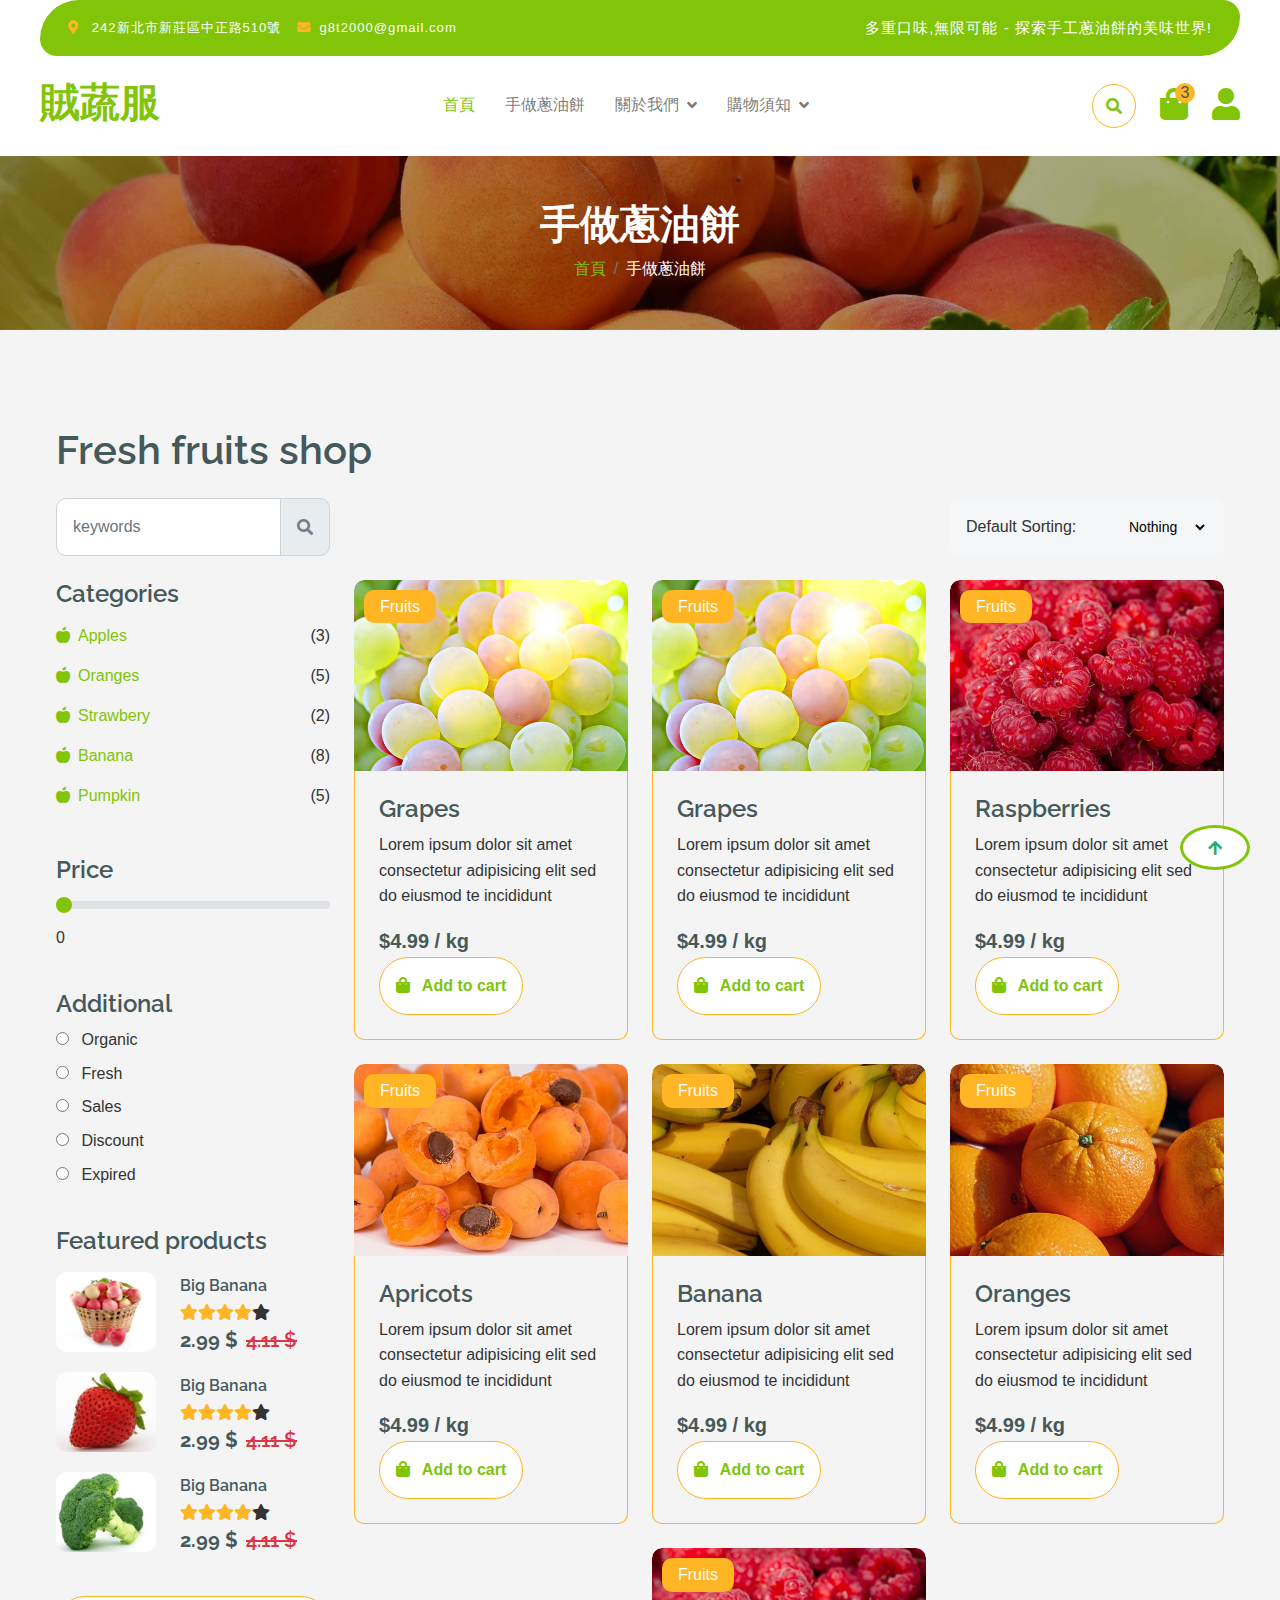
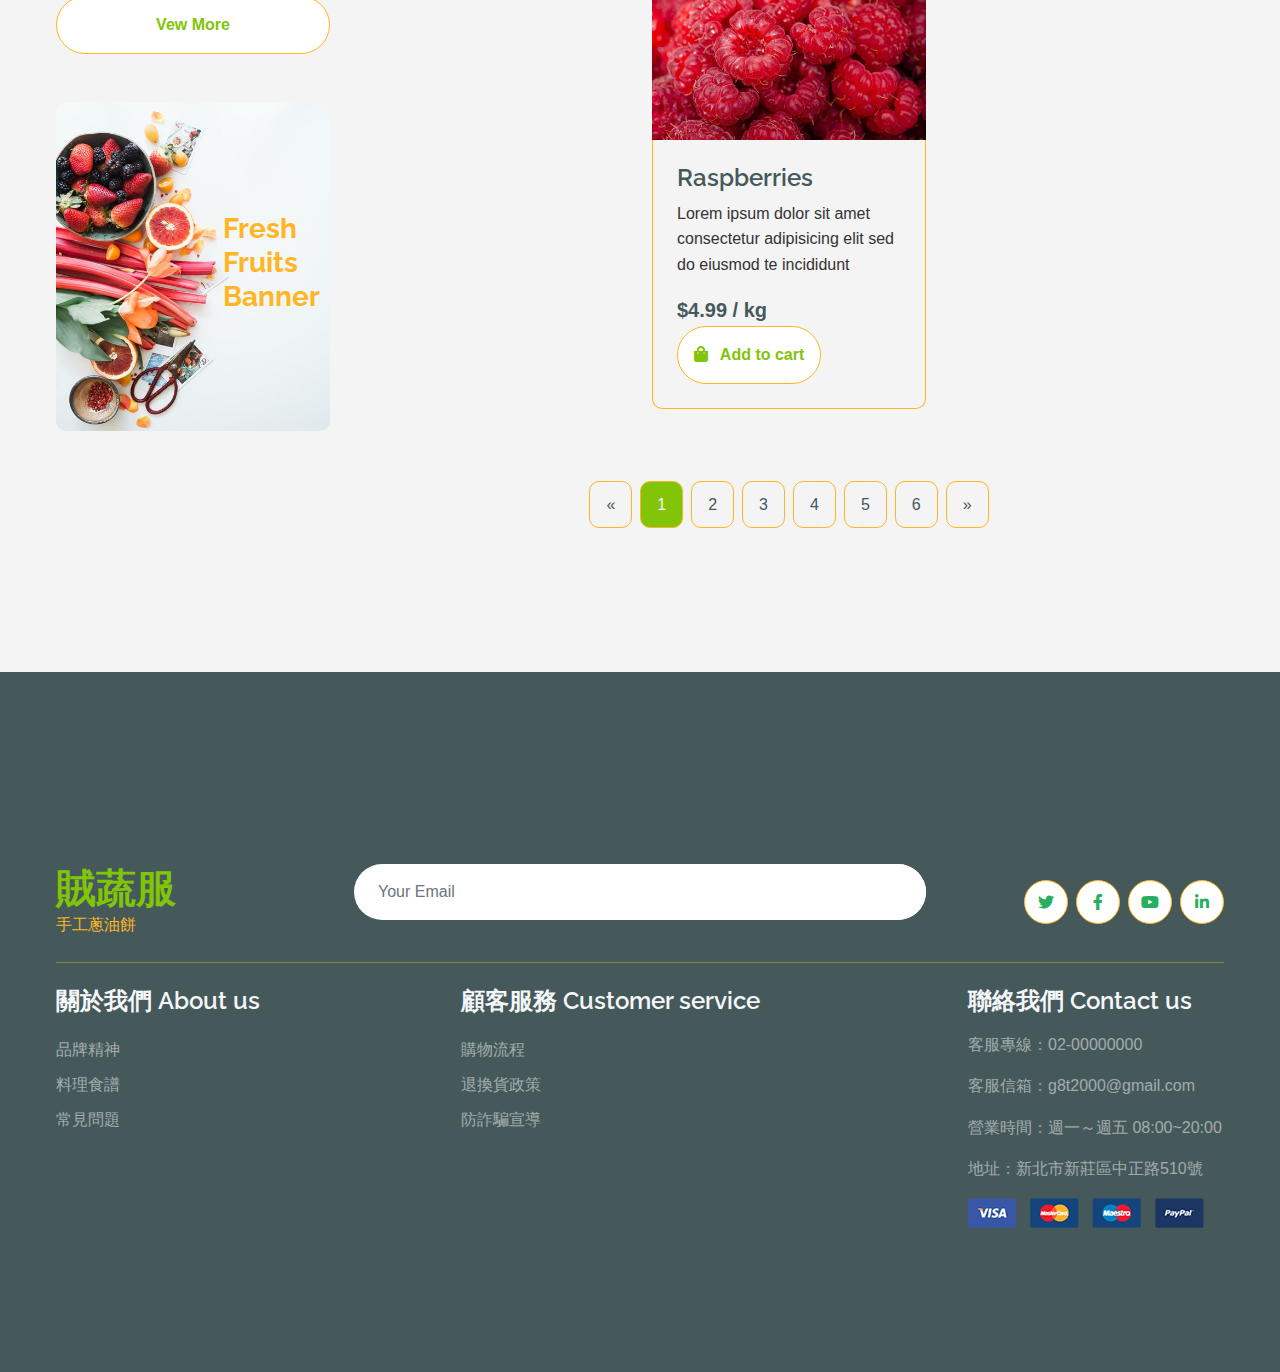
<file: shop.html>
<!DOCTYPE html>
<html lang="en">

    <head>
        <meta charset="utf-8">
        <title>Fruitables - Vegetable Website Template</title>
        <meta content="width=device-width, initial-scale=1.0" name="viewport">
        <meta content="" name="keywords">
        <meta content="" name="description">

        <!-- Google Web Fonts -->
        <link rel="preconnect" href="https://fonts.googleapis.com">
        <link rel="preconnect" href="https://fonts.gstatic.com" crossorigin>
        <link href="https://fonts.googleapis.com/css2?family=Open+Sans:wght@400;600&family=Raleway:wght@600;800&display=swap" rel="stylesheet"> 

        <!-- Icon Font Stylesheet -->
        <link rel="stylesheet" href="https://use.fontawesome.com/releases/v5.15.4/css/all.css"/>
        <link href="https://cdn.jsdelivr.net/npm/bootstrap-icons@1.4.1/font/bootstrap-icons.css" rel="stylesheet">

        <!-- Libraries Stylesheet -->
        <link href="lib/lightbox/css/lightbox.min.css" rel="stylesheet">
        <link href="lib/owlcarousel/assets/owl.carousel.min.css" rel="stylesheet">


        <!-- Customized Bootstrap Stylesheet -->
        <link href="css/bootstrap.min.css" rel="stylesheet">

        <!-- Template Stylesheet -->
        <link href="css/style.css" rel="stylesheet">
    </head>

    <body>

        <!-- Spinner Start -->
        <div id="spinner" class="show w-100 vh-100 bg-white position-fixed translate-middle top-50 start-50  d-flex align-items-center justify-content-center">
            <div class="spinner-grow text-primary" role="status"></div>
        </div>
        <!-- Spinner End -->


        <!-- 引入Navbar -->
        <div id="navbar-container"></div>

        <!-- 頁面內容 -->

        <script>
            // 獲取navbar.html的內容並插入到對應的位置
            fetch('navbar.html')
                .then(response => response.text())
                .then(data => {
                    document.getElementById('navbar-container').innerHTML = data;
                });

            // 獲取footer.html的內容並插入到對應的位置
            fetch('footer.html')
                .then(response => response.text())
                .then(data => {
                    document.getElementById('footer-container').innerHTML = data;
                });
        </script>


        <!-- Modal Search Start -->
        <div class="modal fade" id="searchModal" tabindex="-1" aria-labelledby="exampleModalLabel" aria-hidden="true">
            <div class="modal-dialog modal-fullscreen">
                <div class="modal-content rounded-0">
                    <div class="modal-header">
                        <h5 class="modal-title" id="exampleModalLabel">Search by keyword</h5>
                        <button type="button" class="btn-close" data-bs-dismiss="modal" aria-label="Close"></button>
                    </div>
                    <div class="modal-body d-flex align-items-center">
                        <div class="input-group w-75 mx-auto d-flex">
                            <input type="search" class="form-control p-3" placeholder="keywords" aria-describedby="search-icon-1">
                            <span id="search-icon-1" class="input-group-text p-3"><i class="fa fa-search"></i></span>
                        </div>
                    </div>
                </div>
            </div>
        </div>
        <!-- Modal Search End -->


        <!-- Single Page Header start -->
        <div class="container-fluid page-header py-5">
            <h1 class="text-center text-white display-6">手做蔥油餅</h1>
            <ol class="breadcrumb justify-content-center mb-0">
                <li class="breadcrumb-item"><a href="#">首頁</a></li>
                <li class="breadcrumb-item active text-white">手做蔥油餅</li>
            </ol>
        </div>
        <!-- Single Page Header End -->


        <!-- Fruits Shop Start-->
        <div class="container-fluid fruite py-5">
            <div class="container py-5">
                <h1 class="mb-4">Fresh fruits shop</h1>
                <div class="row g-4">
                    <div class="col-lg-12">
                        <div class="row g-4">
                            <div class="col-xl-3">
                                <div class="input-group w-100 mx-auto d-flex">
                                    <input type="search" class="form-control p-3" placeholder="keywords" aria-describedby="search-icon-1">
                                    <span id="search-icon-1" class="input-group-text p-3"><i class="fa fa-search"></i></span>
                                </div>
                            </div>
                            <div class="col-6"></div>
                            <div class="col-xl-3">
                                <div class="bg-light ps-3 py-3 rounded d-flex justify-content-between mb-4">
                                    <label for="fruits">Default Sorting:</label>
                                    <select id="fruits" name="fruitlist" class="border-0 form-select-sm bg-light me-3" form="fruitform">
                                        <option value="volvo">Nothing</option>
                                        <option value="saab">Popularity</option>
                                        <option value="opel">Organic</option>
                                        <option value="audi">Fantastic</option>
                                    </select>
                                </div>
                            </div>
                        </div>
                        <div class="row g-4">
                            <div class="col-lg-3">
                                <div class="row g-4">
                                    <div class="col-lg-12">
                                        <div class="mb-3">
                                            <h4>Categories</h4>
                                            <ul class="list-unstyled fruite-categorie">
                                                <li>
                                                    <div class="d-flex justify-content-between fruite-name">
                                                        <a href="#"><i class="fas fa-apple-alt me-2"></i>Apples</a>
                                                        <span>(3)</span>
                                                    </div>
                                                </li>
                                                <li>
                                                    <div class="d-flex justify-content-between fruite-name">
                                                        <a href="#"><i class="fas fa-apple-alt me-2"></i>Oranges</a>
                                                        <span>(5)</span>
                                                    </div>
                                                </li>
                                                <li>
                                                    <div class="d-flex justify-content-between fruite-name">
                                                        <a href="#"><i class="fas fa-apple-alt me-2"></i>Strawbery</a>
                                                        <span>(2)</span>
                                                    </div>
                                                </li>
                                                <li>
                                                    <div class="d-flex justify-content-between fruite-name">
                                                        <a href="#"><i class="fas fa-apple-alt me-2"></i>Banana</a>
                                                        <span>(8)</span>
                                                    </div>
                                                </li>
                                                <li>
                                                    <div class="d-flex justify-content-between fruite-name">
                                                        <a href="#"><i class="fas fa-apple-alt me-2"></i>Pumpkin</a>
                                                        <span>(5)</span>
                                                    </div>
                                                </li>
                                            </ul>
                                        </div>
                                    </div>
                                    <div class="col-lg-12">
                                        <div class="mb-3">
                                            <h4 class="mb-2">Price</h4>
                                            <input type="range" class="form-range w-100" id="rangeInput" name="rangeInput" min="0" max="500" value="0" oninput="amount.value=rangeInput.value">
                                            <output id="amount" name="amount" min-velue="0" max-value="500" for="rangeInput">0</output>
                                        </div>
                                    </div>
                                    <div class="col-lg-12">
                                        <div class="mb-3">
                                            <h4>Additional</h4>
                                            <div class="mb-2">
                                                <input type="radio" class="me-2" id="Categories-1" name="Categories-1" value="Beverages">
                                                <label for="Categories-1"> Organic</label>
                                            </div>
                                            <div class="mb-2">
                                                <input type="radio" class="me-2" id="Categories-2" name="Categories-1" value="Beverages">
                                                <label for="Categories-2"> Fresh</label>
                                            </div>
                                            <div class="mb-2">
                                                <input type="radio" class="me-2" id="Categories-3" name="Categories-1" value="Beverages">
                                                <label for="Categories-3"> Sales</label>
                                            </div>
                                            <div class="mb-2">
                                                <input type="radio" class="me-2" id="Categories-4" name="Categories-1" value="Beverages">
                                                <label for="Categories-4"> Discount</label>
                                            </div>
                                            <div class="mb-2">
                                                <input type="radio" class="me-2" id="Categories-5" name="Categories-1" value="Beverages">
                                                <label for="Categories-5"> Expired</label>
                                            </div>
                                        </div>
                                    </div>
                                    <div class="col-lg-12">
                                        <h4 class="mb-3">Featured products</h4>
                                        <div class="d-flex align-items-center justify-content-start">
                                            <div class="rounded me-4" style="width: 100px; height: 100px;">
                                                <img src="img/featur-1.jpg" class="img-fluid rounded" alt="">
                                            </div>
                                            <div>
                                                <h6 class="mb-2">Big Banana</h6>
                                                <div class="d-flex mb-2">
                                                    <i class="fa fa-star text-secondary"></i>
                                                    <i class="fa fa-star text-secondary"></i>
                                                    <i class="fa fa-star text-secondary"></i>
                                                    <i class="fa fa-star text-secondary"></i>
                                                    <i class="fa fa-star"></i>
                                                </div>
                                                <div class="d-flex mb-2">
                                                    <h5 class="fw-bold me-2">2.99 $</h5>
                                                    <h5 class="text-danger text-decoration-line-through">4.11 $</h5>
                                                </div>
                                            </div>
                                        </div>
                                        <div class="d-flex align-items-center justify-content-start">
                                            <div class="rounded me-4" style="width: 100px; height: 100px;">
                                                <img src="img/featur-2.jpg" class="img-fluid rounded" alt="">
                                            </div>
                                            <div>
                                                <h6 class="mb-2">Big Banana</h6>
                                                <div class="d-flex mb-2">
                                                    <i class="fa fa-star text-secondary"></i>
                                                    <i class="fa fa-star text-secondary"></i>
                                                    <i class="fa fa-star text-secondary"></i>
                                                    <i class="fa fa-star text-secondary"></i>
                                                    <i class="fa fa-star"></i>
                                                </div>
                                                <div class="d-flex mb-2">
                                                    <h5 class="fw-bold me-2">2.99 $</h5>
                                                    <h5 class="text-danger text-decoration-line-through">4.11 $</h5>
                                                </div>
                                            </div>
                                        </div>
                                        <div class="d-flex align-items-center justify-content-start">
                                            <div class="rounded me-4" style="width: 100px; height: 100px;">
                                                <img src="img/featur-3.jpg" class="img-fluid rounded" alt="">
                                            </div>
                                            <div>
                                                <h6 class="mb-2">Big Banana</h6>
                                                <div class="d-flex mb-2">
                                                    <i class="fa fa-star text-secondary"></i>
                                                    <i class="fa fa-star text-secondary"></i>
                                                    <i class="fa fa-star text-secondary"></i>
                                                    <i class="fa fa-star text-secondary"></i>
                                                    <i class="fa fa-star"></i>
                                                </div>
                                                <div class="d-flex mb-2">
                                                    <h5 class="fw-bold me-2">2.99 $</h5>
                                                    <h5 class="text-danger text-decoration-line-through">4.11 $</h5>
                                                </div>
                                            </div>
                                        </div>
                                        <div class="d-flex justify-content-center my-4">
                                            <a href="#" class="btn border border-secondary px-4 py-3 rounded-pill text-primary w-100">Vew More</a>
                                        </div>
                                    </div>
                                    <div class="col-lg-12">
                                        <div class="position-relative">
                                            <img src="img/banner-fruits.jpg" class="img-fluid w-100 rounded" alt="">
                                            <div class="position-absolute" style="top: 50%; right: 10px; transform: translateY(-50%);">
                                                <h3 class="text-secondary fw-bold">Fresh <br> Fruits <br> Banner</h3>
                                            </div>
                                        </div>
                                    </div>
                                </div>
                            </div>
                            <div class="col-lg-9">
                                <div class="row g-4 justify-content-center">
                                    <div class="col-md-6 col-lg-6 col-xl-4">
                                        <div class="rounded position-relative fruite-item">
                                            <div class="fruite-img">
                                                <a href="shop-detail.html">
                                                    <img src="img/fruite-item-5.jpg" class="img-fluid w-100 rounded-top" alt="">
                                                </a>
                                            </div>
                                            <div class="text-white bg-secondary px-3 py-1 rounded position-absolute" style="top: 10px; left: 10px;">Fruits</div>
                                            <div class="p-4 border border-secondary border-top-0 rounded-bottom">
                                                <h4>Grapes</h4>
                                                <p>Lorem ipsum dolor sit amet consectetur adipisicing elit sed do eiusmod te incididunt</p>
                                                <div class="d-flex justify-content-between flex-lg-wrap">
                                                    <p class="text-dark fs-5 fw-bold mb-0">$4.99 / kg</p>
                                                    <a href="#" class="btn border border-secondary rounded-pill px-3 text-primary"><i class="fa fa-shopping-bag me-2 text-primary"></i> Add to cart</a>
                                                </div>
                                            </div>
                                        </div>
                                    </div>
                                    <div class="col-md-6 col-lg-6 col-xl-4">
                                        <div class="rounded position-relative fruite-item">
                                            <div class="fruite-img">
                                                <a href="shop-detail.html">
                                                    <img src="img/fruite-item-5.jpg" class="img-fluid w-100 rounded-top" alt="">
                                                </a>
                                            </div>
                                            <div class="text-white bg-secondary px-3 py-1 rounded position-absolute" style="top: 10px; left: 10px;">Fruits</div>
                                            <div class="p-4 border border-secondary border-top-0 rounded-bottom">
                                                <h4>Grapes</h4>
                                                <p>Lorem ipsum dolor sit amet consectetur adipisicing elit sed do eiusmod te incididunt</p>
                                                <div class="d-flex justify-content-between flex-lg-wrap">
                                                    <p class="text-dark fs-5 fw-bold mb-0">$4.99 / kg</p>
                                                    <a href="#" class="btn border border-secondary rounded-pill px-3 text-primary"><i class="fa fa-shopping-bag me-2 text-primary"></i> Add to cart</a>
                                                </div>
                                            </div>
                                        </div>
                                    </div>
                                    <div class="col-md-6 col-lg-6 col-xl-4">
                                        <div class="rounded position-relative fruite-item">
                                            <div class="fruite-img">
                                                <a href="shop-detail.html">
                                                    <img src="img/fruite-item-2.jpg" class="img-fluid w-100 rounded-top" alt="">
                                                </a>
                                            </div>
                                            <div class="text-white bg-secondary px-3 py-1 rounded position-absolute" style="top: 10px; left: 10px;">Fruits</div>
                                            <div class="p-4 border border-secondary border-top-0 rounded-bottom">
                                                <h4>Raspberries</h4>
                                                <p>Lorem ipsum dolor sit amet consectetur adipisicing elit sed do eiusmod te incididunt</p>
                                                <div class="d-flex justify-content-between flex-lg-wrap">
                                                    <p class="text-dark fs-5 fw-bold mb-0">$4.99 / kg</p>
                                                    <a href="#" class="btn border border-secondary rounded-pill px-3 text-primary"><i class="fa fa-shopping-bag me-2 text-primary"></i> Add to cart</a>
                                                </div>
                                            </div>
                                        </div>
                                    </div>
                                    <div class="col-md-6 col-lg-6 col-xl-4">
                                        <div class="rounded position-relative fruite-item">
                                            <div class="fruite-img">
                                                <a href="shop-detail.html">
                                                    <img src="img/fruite-item-4.jpg" class="img-fluid w-100 rounded-top" alt="">
                                                </a>
                                            </div>
                                            <div class="text-white bg-secondary px-3 py-1 rounded position-absolute" style="top: 10px; left: 10px;">Fruits</div>
                                            <div class="p-4 border border-secondary border-top-0 rounded-bottom">
                                                <h4>Apricots</h4>
                                                <p>Lorem ipsum dolor sit amet consectetur adipisicing elit sed do eiusmod te incididunt</p>
                                                <div class="d-flex justify-content-between flex-lg-wrap">
                                                    <p class="text-dark fs-5 fw-bold mb-0">$4.99 / kg</p>
                                                    <a href="#" class="btn border border-secondary rounded-pill px-3 text-primary"><i class="fa fa-shopping-bag me-2 text-primary"></i> Add to cart</a>
                                                </div>
                                            </div>
                                        </div>
                                    </div>
                                    <div class="col-md-6 col-lg-6 col-xl-4">
                                        <div class="rounded position-relative fruite-item">
                                            <div class="fruite-img">
                                                <a href="shop-detail.html">
                                                    <img src="img/fruite-item-3.jpg" class="img-fluid w-100 rounded-top" alt="">
                                                </a>
                                            </div>
                                            <div class="text-white bg-secondary px-3 py-1 rounded position-absolute" style="top: 10px; left: 10px;">Fruits</div>
                                            <div class="p-4 border border-secondary border-top-0 rounded-bottom">
                                                <h4>Banana</h4>
                                                <p>Lorem ipsum dolor sit amet consectetur adipisicing elit sed do eiusmod te incididunt</p>
                                                <div class="d-flex justify-content-between flex-lg-wrap">
                                                    <p class="text-dark fs-5 fw-bold mb-0">$4.99 / kg</p>
                                                    <a href="#" class="btn border border-secondary rounded-pill px-3 text-primary"><i class="fa fa-shopping-bag me-2 text-primary"></i> Add to cart</a>
                                                </div>
                                            </div>
                                        </div>
                                    </div>
                                    <div class="col-md-6 col-lg-6 col-xl-4">
                                        <div class="rounded position-relative fruite-item">
                                            <div class="fruite-img">
                                                <a href="shop-detail.html">
                                                    <img src="img/fruite-item-1.jpg" class="img-fluid w-100 rounded-top" alt="">
                                                </a>
                                            </div>
                                            <div class="text-white bg-secondary px-3 py-1 rounded position-absolute" style="top: 10px; left: 10px;">Fruits</div>
                                            <div class="p-4 border border-secondary border-top-0 rounded-bottom">
                                                <h4>Oranges</h4>
                                                <p>Lorem ipsum dolor sit amet consectetur adipisicing elit sed do eiusmod te incididunt</p>
                                                <div class="d-flex justify-content-between flex-lg-wrap">
                                                    <p class="text-dark fs-5 fw-bold mb-0">$4.99 / kg</p>
                                                    <a href="#" class="btn border border-secondary rounded-pill px-3 text-primary"><i class="fa fa-shopping-bag me-2 text-primary"></i> Add to cart</a>
                                                </div>
                                            </div>
                                        </div>
                                    </div>
                                    <div class="col-md-6 col-lg-6 col-xl-4">
                                        <div class="rounded position-relative fruite-item">
                                            <div class="fruite-img">
                                                <a href="shop-detail.html">
                                                    <img src="img/fruite-item-2.jpg" class="img-fluid w-100 rounded-top" alt="">
                                                </a>
                                            </div>
                                            <div class="text-white bg-secondary px-3 py-1 rounded position-absolute" style="top: 10px; left: 10px;">Fruits</div>
                                            <div class="p-4 border border-secondary border-top-0 rounded-bottom">
                                                <h4>Raspberries</h4>
                                                <p>Lorem ipsum dolor sit amet consectetur adipisicing elit sed do eiusmod te incididunt</p>
                                                <div class="d-flex justify-content-between flex-lg-wrap">
                                                    <p class="text-dark fs-5 fw-bold mb-0">$4.99 / kg</p>
                                                    <a href="#" class="btn border border-secondary rounded-pill px-3 text-primary"><i class="fa fa-shopping-bag me-2 text-primary"></i> Add to cart</a>
                                                </div>
                                            </div>
                                        </div>
                                    </div>
                                    <div class="col-12">
                                        <div class="pagination d-flex justify-content-center mt-5">
                                            <a href="#" class="rounded">&laquo;</a>
                                            <a href="#" class="active rounded">1</a>
                                            <a href="#" class="rounded">2</a>
                                            <a href="#" class="rounded">3</a>
                                            <a href="#" class="rounded">4</a>
                                            <a href="#" class="rounded">5</a>
                                            <a href="#" class="rounded">6</a>
                                            <a href="#" class="rounded">&raquo;</a>
                                        </div>
                                    </div>
                                </div>
                            </div>
                        </div>
                    </div>
                </div>
            </div>
        </div>
        <!-- Fruits Shop End-->

        <!-- 引入Footer -->
        <div id="footer-container"></div>

        <!-- Back to Top -->
        <a href="#" class="btn btn-primary border-3 border-primary rounded-circle back-to-top"><i class="fa fa-arrow-up"></i></a>   

        
    <!-- JavaScript Libraries -->
    <script src="https://ajax.googleapis.com/ajax/libs/jquery/3.6.4/jquery.min.js"></script>
    <script src="https://cdn.jsdelivr.net/npm/bootstrap@5.0.0/dist/js/bootstrap.bundle.min.js"></script>
    <script src="lib/easing/easing.min.js"></script>
    <script src="lib/waypoints/waypoints.min.js"></script>
    <script src="lib/lightbox/js/lightbox.min.js"></script>
    <script src="lib/owlcarousel/owl.carousel.min.js"></script>

    <!-- Template Javascript -->
    <script src="js/main.js"></script>
    </body>

</html>
</file>
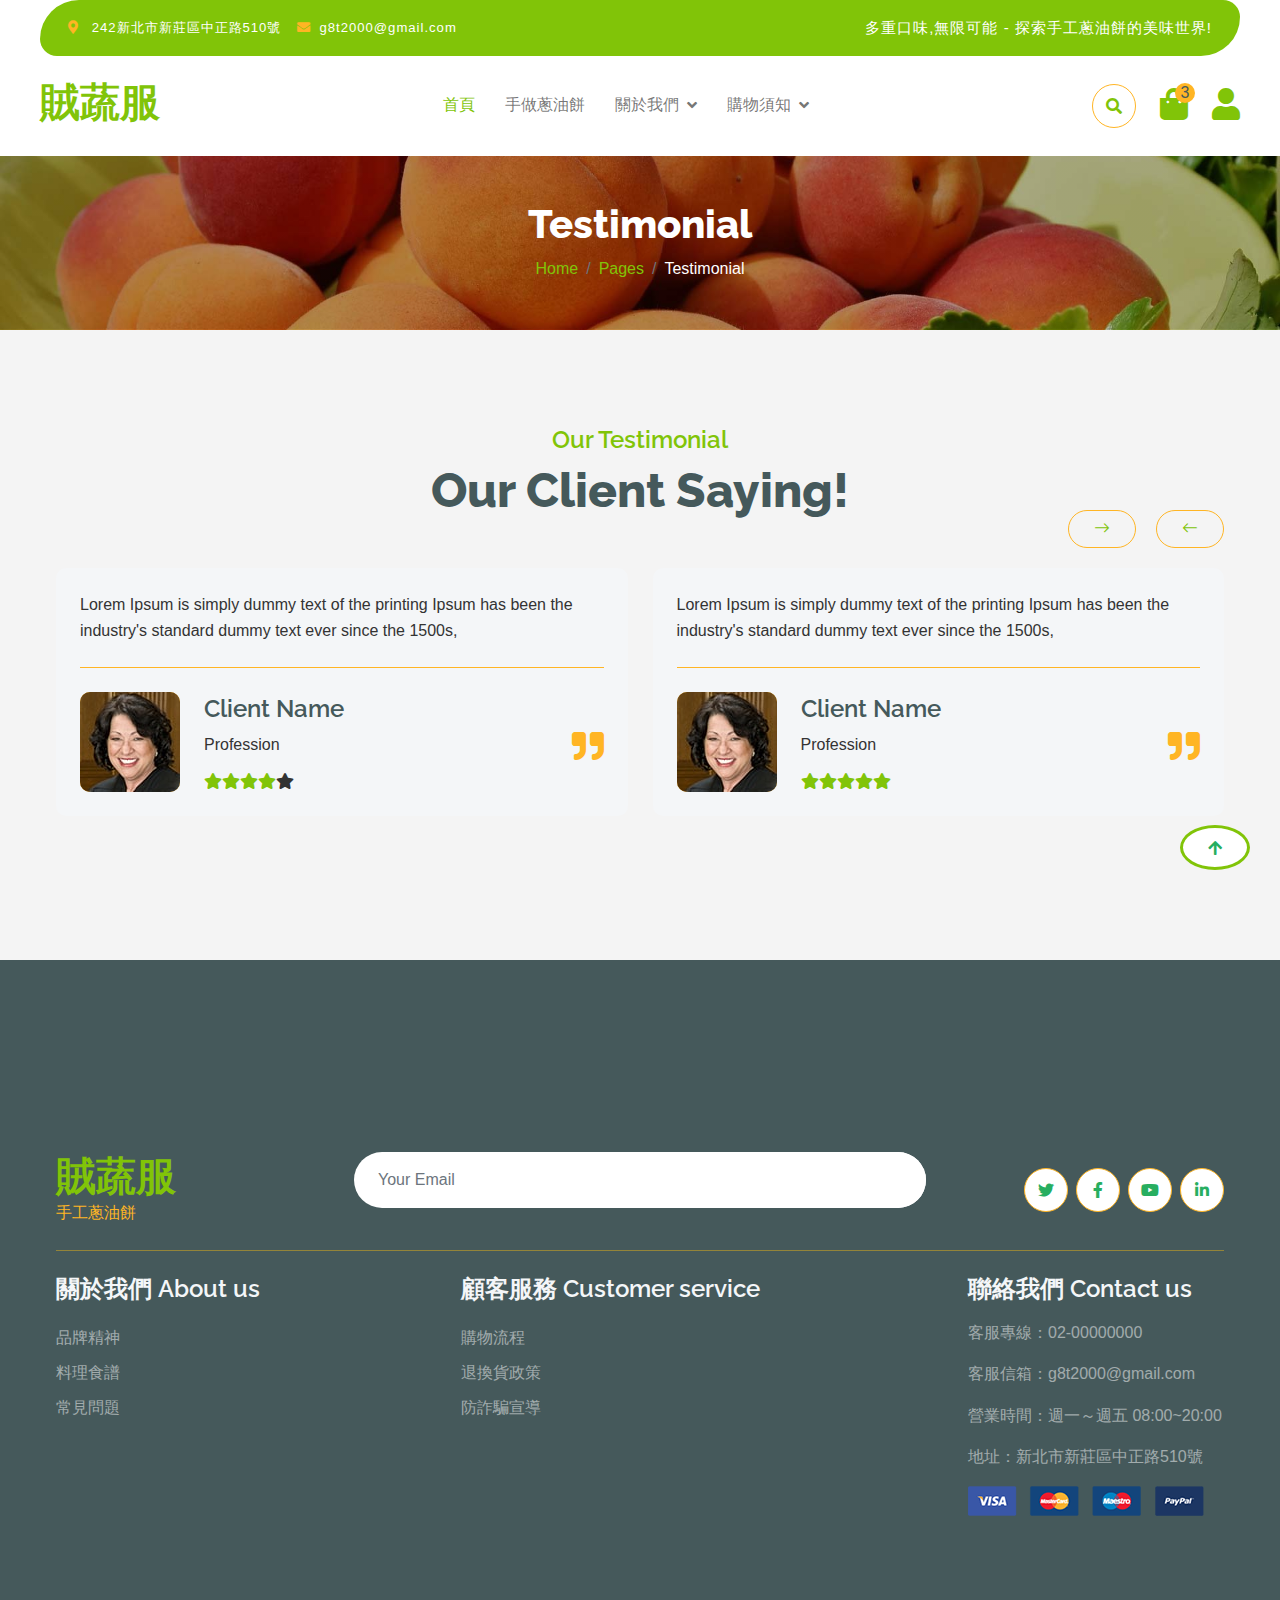
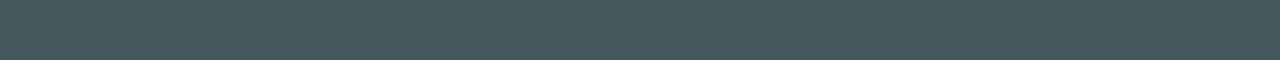
<file: testimonial.html>
<!DOCTYPE html>
<html lang="en">

    <head>
        <meta charset="utf-8">
        <title>Fruitables - Vegetable Website Template</title>
        <meta content="width=device-width, initial-scale=1.0" name="viewport">
        <meta content="" name="keywords">
        <meta content="" name="description">

        <!-- Google Web Fonts -->
        <link rel="preconnect" href="https://fonts.googleapis.com">
        <link rel="preconnect" href="https://fonts.gstatic.com" crossorigin>
        <link href="https://fonts.googleapis.com/css2?family=Open+Sans:wght@400;600&family=Raleway:wght@600;800&display=swap" rel="stylesheet"> 

        <!-- Icon Font Stylesheet -->
        <link rel="stylesheet" href="https://use.fontawesome.com/releases/v5.15.4/css/all.css"/>
        <link href="https://cdn.jsdelivr.net/npm/bootstrap-icons@1.4.1/font/bootstrap-icons.css" rel="stylesheet">

        <!-- Libraries Stylesheet -->
        <link href="lib/lightbox/css/lightbox.min.css" rel="stylesheet">
        <link href="lib/owlcarousel/assets/owl.carousel.min.css" rel="stylesheet">


        <!-- Customized Bootstrap Stylesheet -->
        <link href="css/bootstrap.min.css" rel="stylesheet">

        <!-- Template Stylesheet -->
        <link href="css/style.css" rel="stylesheet">
    </head>

    <body>

        <!-- Spinner Start -->
        <div id="spinner" class="show w-100 vh-100 bg-white position-fixed translate-middle top-50 start-50  d-flex align-items-center justify-content-center">
            <div class="spinner-grow text-primary" role="status"></div>
        </div>
        <!-- Spinner End -->


        <!-- 引入Navbar -->
        <div id="navbar-container"></div>

        <!-- 頁面內容 -->


        <script>
            // 獲取navbar.html的內容並插入到對應的位置
            fetch('navbar.html')
                .then(response => response.text())
                .then(data => {
                    document.getElementById('navbar-container').innerHTML = data;
                });

            // 獲取footer.html的內容並插入到對應的位置
            fetch('footer.html')
                .then(response => response.text())
                .then(data => {
                    document.getElementById('footer-container').innerHTML = data;
                });
        </script>


        <!-- Modal Search Start -->
        <div class="modal fade" id="searchModal" tabindex="-1" aria-labelledby="exampleModalLabel" aria-hidden="true">
            <div class="modal-dialog modal-fullscreen">
                <div class="modal-content rounded-0">
                    <div class="modal-header">
                        <h5 class="modal-title" id="exampleModalLabel">Search by keyword</h5>
                        <button type="button" class="btn-close" data-bs-dismiss="modal" aria-label="Close"></button>
                    </div>
                    <div class="modal-body d-flex align-items-center">
                        <div class="input-group w-75 mx-auto d-flex">
                            <input type="search" class="form-control p-3" placeholder="keywords" aria-describedby="search-icon-1">
                            <span id="search-icon-1" class="input-group-text p-3"><i class="fa fa-search"></i></span>
                        </div>
                    </div>
                </div>
            </div>
        </div>
        <!-- Modal Search End -->


        <!-- Single Page Header start -->
        <div class="container-fluid page-header py-5">
            <h1 class="text-center text-white display-6">Testimonial</h1>
            <ol class="breadcrumb justify-content-center mb-0">
                <li class="breadcrumb-item"><a href="#">Home</a></li>
                <li class="breadcrumb-item"><a href="#">Pages</a></li>
                <li class="breadcrumb-item active text-white">Testimonial</li>
            </ol>
        </div>
        <!-- Single Page Header End -->


        <!-- Tastimonial Start -->
        <div class="container-fluid testimonial py-5">
            <div class="container py-5">
                <div class="testimonial-header text-center">
                    <h4 class="text-primary">Our Testimonial</h4>
                    <h1 class="display-5 mb-5 text-dark">Our Client Saying!</h1>
                </div>
                <div class="owl-carousel testimonial-carousel">
                    <div class="testimonial-item img-border-radius bg-light rounded p-4">
                        <div class="position-relative">
                            <i class="fa fa-quote-right fa-2x text-secondary position-absolute" style="bottom: 30px; right: 0;"></i>
                            <div class="mb-4 pb-4 border-bottom border-secondary">
                                <p class="mb-0">Lorem Ipsum is simply dummy text of the printing Ipsum has been the industry's standard dummy text ever since the 1500s,
                                </p>
                            </div>
                            <div class="d-flex align-items-center flex-nowrap">
                                <div class="bg-secondary rounded">
                                    <img src="img/testimonial-1.jpg" class="img-fluid rounded" style="width: 100px; height: 100px;" alt="">
                                </div>
                                <div class="ms-4 d-block">
                                    <h4 class="text-dark">Client Name</h4>
                                    <p class="m-0 pb-3">Profession</p>
                                    <div class="d-flex pe-5">
                                        <i class="fas fa-star text-primary"></i>
                                        <i class="fas fa-star text-primary"></i>
                                        <i class="fas fa-star text-primary"></i>
                                        <i class="fas fa-star text-primary"></i>
                                        <i class="fas fa-star"></i>
                                    </div>
                                </div>
                            </div>
                        </div>
                    </div>
                    <div class="testimonial-item img-border-radius bg-light rounded p-4">
                        <div class="position-relative">
                            <i class="fa fa-quote-right fa-2x text-secondary position-absolute" style="bottom: 30px; right: 0;"></i>
                            <div class="mb-4 pb-4 border-bottom border-secondary">
                                <p class="mb-0">Lorem Ipsum is simply dummy text of the printing Ipsum has been the industry's standard dummy text ever since the 1500s,
                                </p>
                            </div>
                            <div class="d-flex align-items-center flex-nowrap">
                                <div class="bg-secondary rounded">
                                    <img src="img/testimonial-1.jpg" class="img-fluid rounded" style="width: 100px; height: 100px;" alt="">
                                </div>
                                <div class="ms-4 d-block">
                                    <h4 class="text-dark">Client Name</h4>
                                    <p class="m-0 pb-3">Profession</p>
                                    <div class="d-flex pe-5">
                                        <i class="fas fa-star text-primary"></i>
                                        <i class="fas fa-star text-primary"></i>
                                        <i class="fas fa-star text-primary"></i>
                                        <i class="fas fa-star text-primary"></i>
                                        <i class="fas fa-star text-primary"></i>
                                    </div>
                                </div>
                            </div>
                        </div>
                    </div>
                    <div class="testimonial-item img-border-radius bg-light rounded p-4">
                        <div class="position-relative">
                            <i class="fa fa-quote-right fa-2x text-secondary position-absolute" style="bottom: 30px; right: 0;"></i>
                            <div class="mb-4 pb-4 border-bottom border-secondary">
                                <p class="mb-0">Lorem Ipsum is simply dummy text of the printing Ipsum has been the industry's standard dummy text ever since the 1500s,
                                </p>
                            </div>
                            <div class="d-flex align-items-center flex-nowrap">
                                <div class="bg-secondary rounded">
                                    <img src="img/testimonial-1.jpg" class="img-fluid rounded" style="width: 100px; height: 100px;" alt="">
                                </div>
                                <div class="ms-4 d-block">
                                    <h4 class="text-dark">Client Name</h4>
                                    <p class="m-0 pb-3">Profession</p>
                                    <div class="d-flex pe-5">
                                        <i class="fas fa-star text-primary"></i>
                                        <i class="fas fa-star text-primary"></i>
                                        <i class="fas fa-star text-primary"></i>
                                        <i class="fas fa-star text-primary"></i>
                                        <i class="fas fa-star text-primary"></i>
                                    </div>
                                </div>
                            </div>
                        </div>
                    </div>
                </div>
            </div>
        </div>
        <!-- Tastimonial End -->


        <!-- 引入Footer -->
        <div id="footer-container"></div>

        <!-- Back to Top -->
        <a href="#" class="btn btn-primary border-3 border-primary rounded-circle back-to-top"><i class="fa fa-arrow-up"></i></a>   

        
    <!-- JavaScript Libraries -->
    <script src="https://ajax.googleapis.com/ajax/libs/jquery/3.6.4/jquery.min.js"></script>
    <script src="https://cdn.jsdelivr.net/npm/bootstrap@5.0.0/dist/js/bootstrap.bundle.min.js"></script>
    <script src="lib/easing/easing.min.js"></script>
    <script src="lib/waypoints/waypoints.min.js"></script>
    <script src="lib/lightbox/js/lightbox.min.js"></script>
    <script src="lib/owlcarousel/owl.carousel.min.js"></script>

    <!-- Template Javascript -->
    <script src="js/main.js"></script>
    </body>

</html>
</file>
<file: css/style.css>
/* style.css */
* {
    margin: 0;
    padding: 0;
    box-sizing: border-box;
}

body {
    font-family: Arial, sans-serif;
    line-height: 1.6;
    color: #333;
    background: #f4f4f4;
}

.container {
    max-width: 1200px;
    margin: 0 auto;
    padding: 0 1rem;
}

.hero {
    height: 100vh;
    background: linear-gradient(rgba(0, 0, 0, 0.5), rgba(0, 0, 0, 0.5)), url('hero-bg.jpg') center/cover no-repeat;
    display: flex;
    flex-direction: column;
    justify-content: center;
    align-items: center;
    text-align: center;
    color: #fff;
    position: relative;
}

.hero h1 {
    font-size: 4rem;
    margin-bottom: 1rem;
}

.hero p {
    font-size: 1.5rem;
}

.scroll-down {
    position: absolute;
    bottom: 20px;
    left: 50%;
    transform: translateX(-50%);
    color: #fff;
    font-size: 2rem;
}

.story {
    padding: 4rem 0;
    background: #fff;
}

.story h2, .feature h2, .cta h2 {
    text-align: center;
    margin-bottom: 2rem;
    color: #2c3e50;
}

.story-content {
    max-width: 800px;
    margin: 0 auto;
}

.feature {
    background: #2ecc71;
    padding: 4rem 0;
    color: #fff;
}

.feature-grid {
    display: grid;
    grid-template-columns: repeat(auto-fit, minmax(300px, 1fr));
    gap: 2rem;
}

.feature-item {
    text-align: center;
}

.feature-icon {
    font-size: 3rem;
    margin-bottom: 1rem;
}

.cta {
    background: #27ae60;
    color: #fff;
    text-align: center;
    padding: 4rem 0;
}

.btn {
    display: inline-block;
    background: #fff;
    color: #27ae60;
    padding: 1rem 2rem;
    text-decoration: none;
    border-radius: 5px;
    transition: background 0.3s, transform 0.3s;
}

.btn:hover {
    background: #f1f1f1;
    transform: scale(1.1);
}

/* Animation */
@keyframes fadeInDown {
    from {
        opacity: 0;
        transform: translate3d(0, -100%, 0);
    }
    to {
        opacity: 1;
        transform: none;
    }
}


@keyframes fadeInUp {
    from {
        opacity: 0;
        transform: translate3d(0, 100%, 0);
    }
    to {
        opacity: 1;
        transform: none;
    }
}

@keyframes fadeInLeft {
    from {
        opacity: 0;
        transform: translate3d(-100%, 0, 0);
    }
    to {
        opacity: 1;
        transform: none;
    }
}

@keyframes fadeInRight {
    from {
        opacity: 0;
        transform: translate3d(100%, 0, 0);
    }
    to {
        opacity: 1;
        transform: none;
    }
}

.animated {
    animation-duration: 1s;
    animation-fill-mode: both;
}

.fadeInDown {
    animation-name: fadeInDown;
}

.fadeInUp {
    animation-name: fadeInUp;
}

.fadeInLeft {
    animation-name: fadeInLeft;
}

.fadeInRight {
    animation-name: fadeInRight;
}

@keyframes bounce {
    from, 20%, 53%, 80%, to {
        animation-timing-function: cubic-bezier(0.215, 0.610, 0.355, 1.000);
        transform: translate3d(0,0,0);
    }
    40%, 43% {
        animation-timing-function: cubic-bezier(0.755, 0.050, 0.855, 0.060);
        transform: translate3d(0, -30px, 0);
    }
    70% {
        animation-timing-function: cubic-bezier(0.755, 0.050, 0.855, 0.060);
        transform: translate3d(0, -15px, 0);
    }
    90% {
        transform: translate3d(0,-4px,0);
    }
}

.bounce {
    animation-name: bounce;
    transform-origin: center bottom;
}

@keyframes rubberBand {
    from {
        transform: scale3d(1, 1, 1);
    }
    30% {
        transform: scale3d(1.25, 0.75, 1);
    }
    40% {
        transform: scale3d(0.75, 1.25, 1);
    }
    50% {
        transform: scale3d(1.15, 0.85, 1);
    }
    65% {
        transform: scale3d(.95, 1.05, 1);
    }
    75% {
        transform: scale3d(1.05, .95, 1);
    }
    to {
        transform: scale3d(1, 1, 1);
    }
}

.rubberBand {
    animation-name: rubberBand;
}
/*** Spinner Start ***/
#spinner {
    opacity: 0;
    visibility: hidden;
    transition: opacity .8s ease-out, visibility 0s linear .5s;
    z-index: 99999;
 }

 #spinner.show {
     transition: opacity .8s ease-out, visibility 0s linear .0s;
     visibility: visible;
     opacity: 1;
 }

 .back-to-top {
    position: fixed;
    right: 30px;
    bottom: 30px;
    display: flex;
    width: 45px;
    height: 45px;
    align-items: center;
    justify-content: center;
    transition: 0.5s;
    z-index: 99;
}
/*** Spinner End ***/



/*** Button Start ***/
.btn {
    font-weight: 600;
    transition: .5s;
}

.btn-square {
    width: 32px;
    height: 32px;
}

.btn-sm-square {
    width: 34px;
    height: 34px;
}

.btn-md-square {
    width: 44px;
    height: 44px;
}

.btn-lg-square {
    width: 56px;
    height: 56px;
}

.btn-square,
.btn-sm-square,
.btn-md-square,
.btn-lg-square {
    padding: 0;
    display: flex;
    align-items: center;
    justify-content: center;
    font-weight: normal;
}

.btn.border-secondary {
    transition: 0.5s;
}

.btn.border-secondary:hover {
    background: var(--bs-secondary) !important;
    color: var(--bs-white) !important;
}

/*** Topbar Start ***/
.fixed-top {
    transition: 0.5s;
    background: var(--bs-white);
    border: 0;
}

.topbar {
    padding: 20px;
    border-radius: 230px 100px;
}

.topbar .top-info {
    font-size: 15px;
    line-height: 0;
    letter-spacing: 1px;
    display: flex;
    align-items: center;
}

.topbar .top-link {
    font-size: 15px;
    line-height: 0;
    letter-spacing: 1px;
    display: flex;
    align-items: center;
}

.topbar .top-link a {
    letter-spacing: 1px;
}

.topbar .top-link a small:hover {
    color: var(--bs-secondary) !important;
    transition: 0.5s;
}

.topbar .top-link a small:hover i {
    color: var(--bs-primary) !important;
}
/*** Topbar End ***/

/*** Navbar Start ***/
.navbar .navbar-nav .nav-link {
    padding: 10px 15px;
    font-size: 16px;
    transition: .5s;
}

.navbar {
    height: 100px;
    border-bottom: 1px solid rgba(255, 255, 255, .1);
}

.navbar .navbar-nav .nav-link:hover,
.navbar .navbar-nav .nav-link.active,
.fixed-top.bg-white .navbar .navbar-nav .nav-link:hover,
.fixed-top.bg-white .navbar .navbar-nav .nav-link.active {
    color: var(--bs-primary);
}

.navbar .dropdown-toggle::after {
    border: none;
    content: "\f107";
    font-family: "Font Awesome 5 Free";
    font-weight: 700;
    vertical-align: middle;
    margin-left: 8px;
}

@media (min-width: 1200px) {
    .navbar .nav-item .dropdown-menu {
        display: block;
        visibility: hidden;
        top: 100%;
        transform: rotateX(-75deg);
        transform-origin: 0% 0%;
        border: 0;
        transition: .5s;
        opacity: 0;
    }
}

.dropdown .dropdown-menu a:hover {
    background: var(--bs-secondary);
    color: var(--bs-primary);
}

.navbar .nav-item:hover .dropdown-menu {
    transform: rotateX(0deg);
    visibility: visible;
    background: var(--bs-light) !important;
    border-radius: 10px !important;
    transition: .5s;
    opacity: 1;
}

#searchModal .modal-content {
    background: rgba(255, 255, 255, .8);
}
/*** Navbar End ***/

/*** Hero Header ***/
.hero-header {
    background: linear-gradient(rgba(248, 223, 173, 0.1), rgba(248, 223, 173, 0.1)), url(../img/hero-img.jpg);
    background-position: center center;
    background-repeat: no-repeat;
    background-size: cover;
}

.carousel-item {
    position: relative;
}

.carousel-item a {
    position: absolute;
    top: 50%;
    left: 50%;
    transform: translate(-50%, -50%);
    font-size: 25px;
    background: linear-gradient(rgba(255, 181, 36, 0.7), rgba(255, 181, 36, 0.7));
}

.carousel-control-next,
.carousel-control-prev {
    width: 48px;
    height: 48px;
    border-radius: 48px;
    border: 1px solid var(--bs-white);
    background: var(--bs-primary);
    position: absolute;
    top: 50%;
    transform: translateY(-50%);
}

.carousel-control-next {
    margin-right: 20px;
}

.carousel-control-prev {
    margin-left: 20px;
}

.page-header {
    position: relative;
    background: linear-gradient(rgba(0, 0, 0, 0.3), rgba(0, 0, 0, 0.3)), url(../img/cart-page-header-img.jpg);
    background-position: center center;
    background-repeat: no-repeat;
    background-size: cover;
}

@media (min-width: 992px) {
    .hero-header,
    .page-header {
        margin-top: 152px !important;
    }
}

@media (max-width: 992px) {
    .hero-header,
    .page-header {
        margin-top: 97px !important;
    }
}
/*** Hero Header end ***/


/*** featurs Start ***/
.featurs .featurs-item .featurs-icon {
    position: relative;
    width: 120px;
    height: 120px;
}

.featurs .featurs-item .featurs-icon::after {
    content: "";
    width: 35px;
    height: 35px;
    background: var(--bs-secondary);
    position: absolute;
    bottom: -10px;
    transform: translate(-50%);
    transform: rotate(45deg);
    background: var(--bs-secondary);
    
}
/*** featurs End ***/


/*** service Start ***/
.service .service-item .service-content {
    position: relative;
    width: 250px; 
    height: 130px; 
    top: -50%; 
    left: 50%; 
    transform: translate(-50%, -50%);
}

/*** service End ***/


/*** Fruits Start ***/
.fruite .tab-class .nav-item a.active {
    background: var(--bs-secondary) !important;
}

.fruite .tab-class .nav-item a.active span {
    color: var(--bs-white) !important; 
}

.fruite .fruite-categorie .fruite-name {
    line-height: 40px;
}

.fruite .fruite-categorie .fruite-name a {
    transition: 0.5s;
}

.fruite .fruite-categorie .fruite-name a:hover {
    color: var(--bs-secondary);
}

.fruite .fruite-item {
    height: 100%;
    transition: 0.5s;
}
.fruite .fruite-item:hover {
    box-shadow: 0 0 55px rgba(0, 0, 0, 0.4);
}

.fruite .fruite-item .fruite-img {
    overflow: hidden;
    transition: 0.5s;
    border-radius: 10px 10px 0 0;
}

.fruite .fruite-item .fruite-img img {
    transition: 0.5s;
}

.fruite .fruite-item .fruite-img img:hover {
    transform: scale(1.3);
}
/*** Fruits End ***/


/*** vesitable Start ***/
.vesitable .vesitable-item {
    height: 100%;
    transition: 0.5s;
}

.vesitable .vesitable-item:hover {
    box-shadow: 0 0 55px rgba(0, 0, 0, 0.4);
}

.vesitable .vesitable-item .vesitable-img {
    overflow: hidden;
    transition: 0.5s;
    border-radius: 10px 10px 0 0;
}

.vesitable .vesitable-item .vesitable-img img {
    transition: 0.5s;
}

.vesitable .vesitable-item .vesitable-img img:hover {
    transform: scale(1.2);
}

.vesitable .owl-stage {
    margin: 50px 0;
    position: relative;
}

.vesitable .owl-nav .owl-prev {
    position: absolute;
    top: -8px;
    right: 0;
    color: var(--bs-primary);
    padding: 5px 25px;
    border: 1px solid var(--bs-secondary);
    border-radius: 20px;
    transition: 0.5s;

}

.vesitable .owl-nav .owl-prev:hover {
    background: var(--bs-secondary);
    color: var(--bs-white);
}

.vesitable .owl-nav .owl-next {
    position: absolute;
    top: -8px;
    right: 88px;
    color: var(--bs-primary);
    padding: 5px 25px;
    border: 1px solid var(--bs-secondary);
    border-radius: 20px;
    transition: 0.5s;
}

.vesitable .owl-nav .owl-next:hover {
    background: var(--bs-secondary);
    color: var(--bs-white);
}
/*** vesitable End ***/


/*** Banner Section Start ***/
.banner .banner-btn:hover {
    background: var(--bs-primary);
}
/*** Banner Section End ***/


/*** Facts Start ***/
.counter {
    height: 100%;
    text-align: center;
    box-shadow: 0 0 30px rgba(0, 0, 0, 0.05);
}

.counter i {
    font-size: 60px;
    margin-bottom: 25px;
}

.counter h4 {
    color: var(--bs-primary);
    letter-spacing: 1px;
    text-transform: uppercase;
}

.counter h1 {
    margin-bottom: 0;
}
/*** Facts End ***/


/*** testimonial Start ***/
.testimonial .owl-nav .owl-prev {
    position: absolute;
    top: -58px;
    right: 0;
    color: var(--bs-primary);
    padding: 5px 25px;
    border: 1px solid var(--bs-secondary);
    border-radius: 20px;
    transition: 0.5s;
}

.testimonial .owl-nav .owl-prev:hover {
    background: var(--bs-secondary);
    color: var(--bs-white);
}

.testimonial .owl-nav .owl-next {
    position: absolute;
    top: -58px;
    right: 88px;
    color: var(--bs-primary);
    padding: 5px 25px;
    border: 1px solid var(--bs-secondary);
    border-radius: 20px;
    transition: 0.5s;
}

.testimonial .owl-nav .owl-next:hover {
    background: var(--bs-secondary);
    color: var(--bs-white);
}
/*** testimonial End ***/


/*** Single Page Start ***/
.pagination {
    display: inline-block;
}
  
.pagination a {
    color: var(--bs-dark);
    padding: 10px 16px;
    text-decoration: none;
    transition: 0.5s;
    border: 1px solid var(--bs-secondary);
    margin: 0 4px;
}
  
.pagination a.active {
    background-color: var(--bs-primary);
    color: var(--bs-light);
    border: 1px solid var(--bs-secondary);
}
  
.pagination a:hover:not(.active) {background-color: var(--bs-primary)}

.nav.nav-tabs .nav-link.active {
    border-bottom: 2px solid var(--bs-secondary) !important;
}
/*** Single Page End ***/


/*** Footer Start ***/
.footer .footer-item .btn-link {
    line-height: 35px;
    color: rgba(255, 255, 255, .5);
    transition: 0.5s;
}

.footer .footer-item .btn-link:hover {
    color: var(--bs-secondary) !important;
}

.footer .footer-item p.mb-4 {
    line-height: 35px;
}
/*** Footer End ***/
</file>
